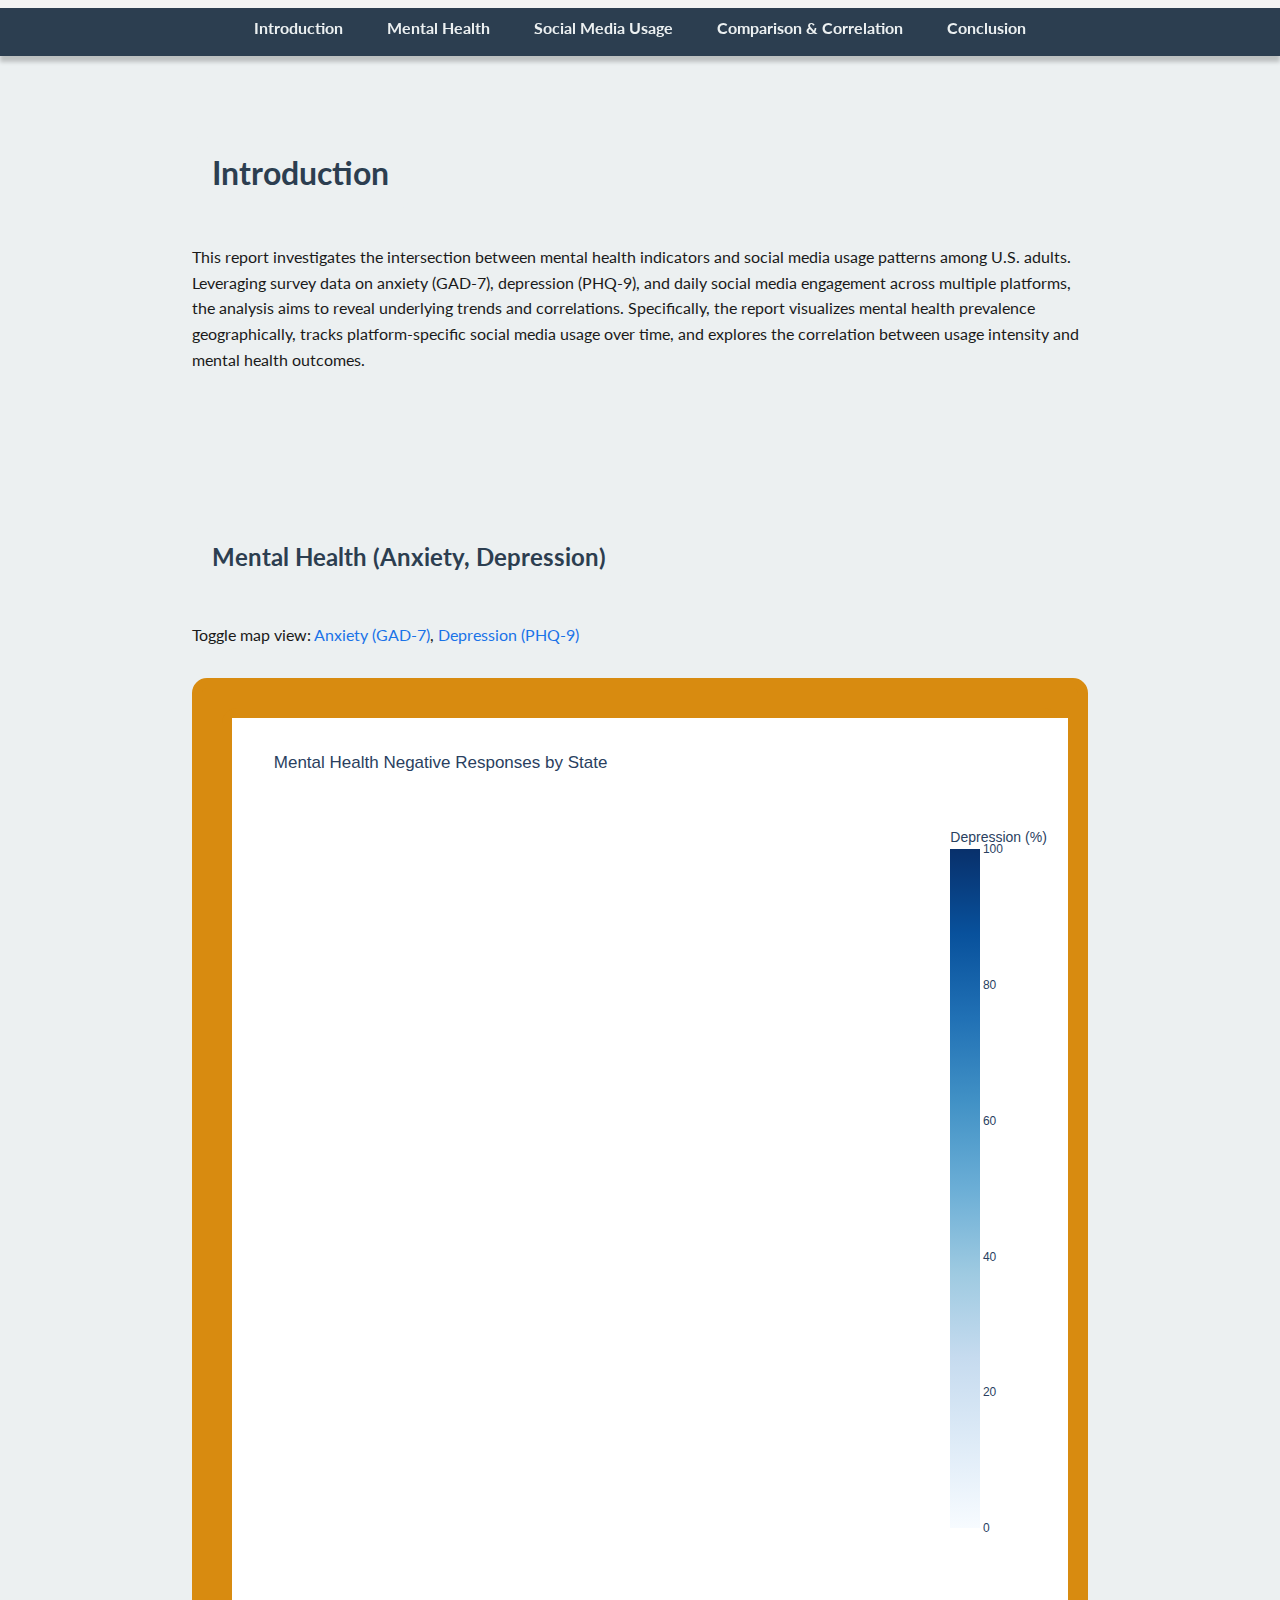
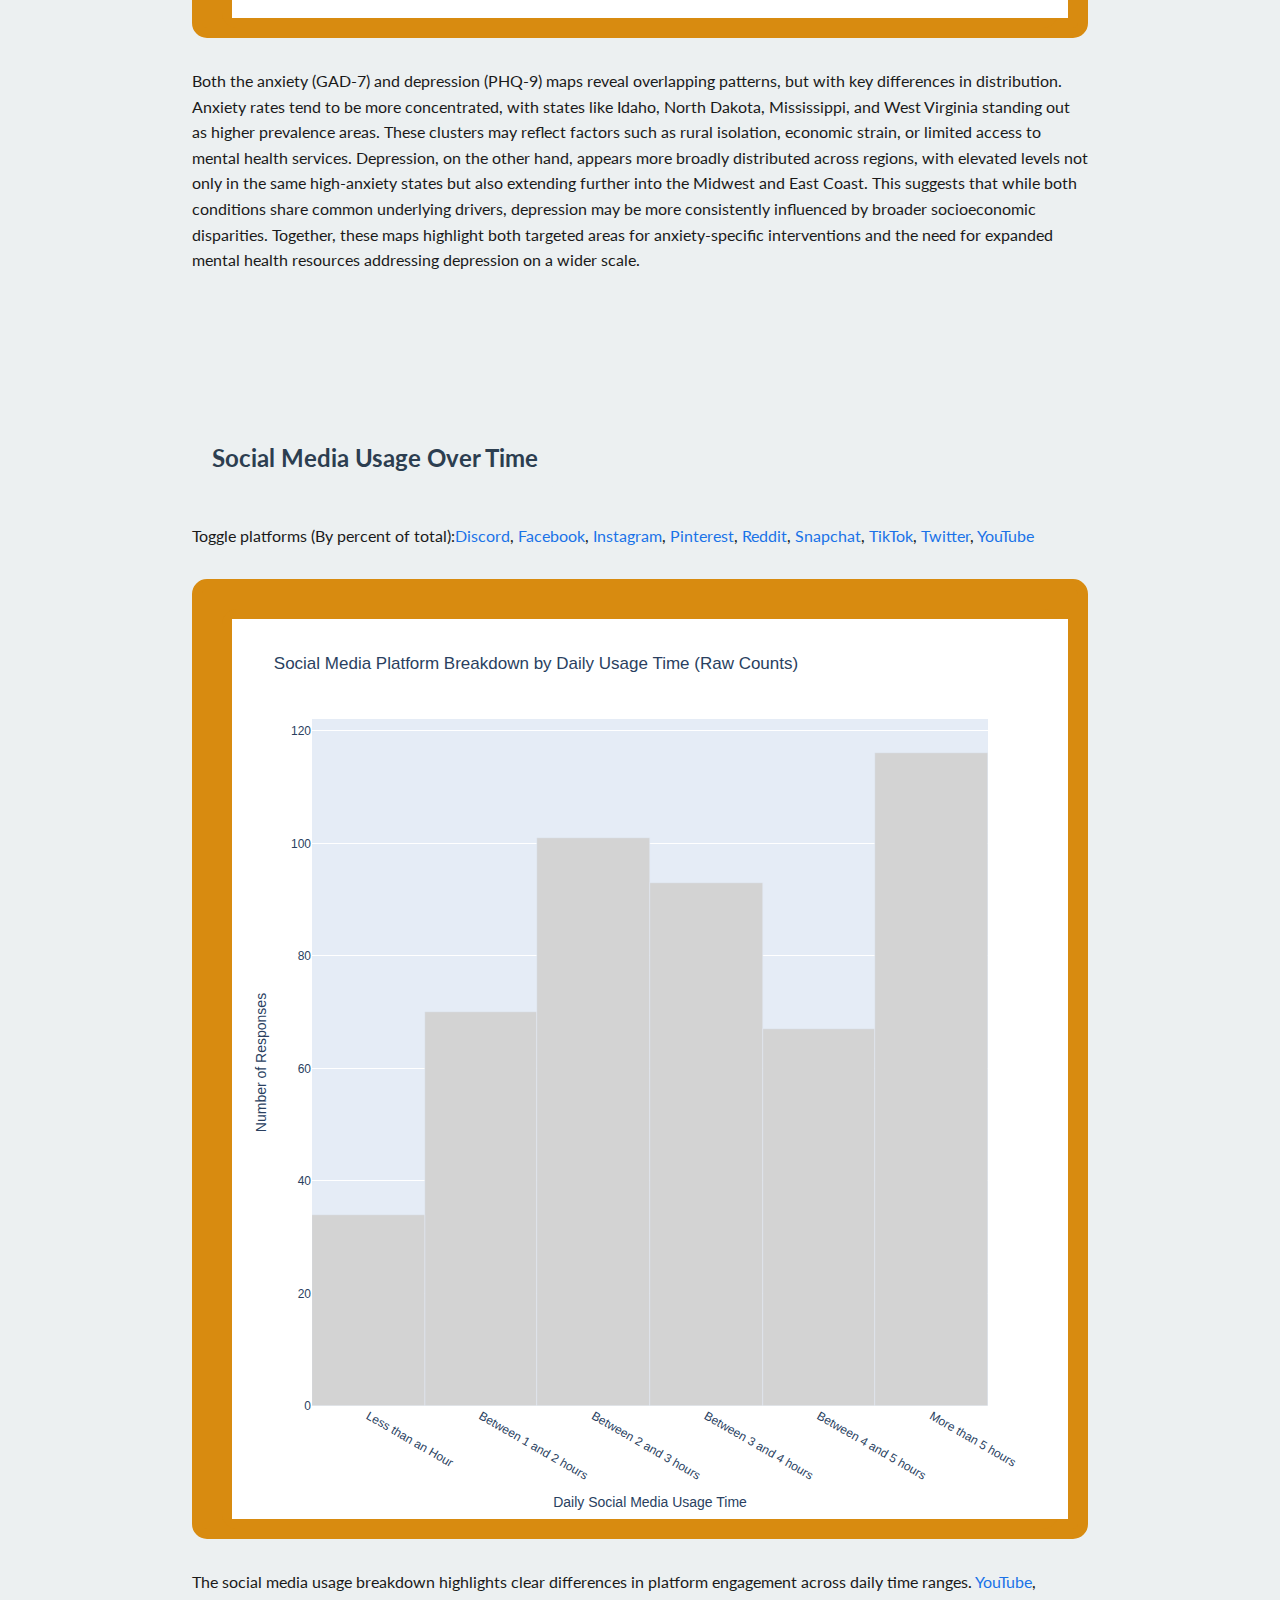
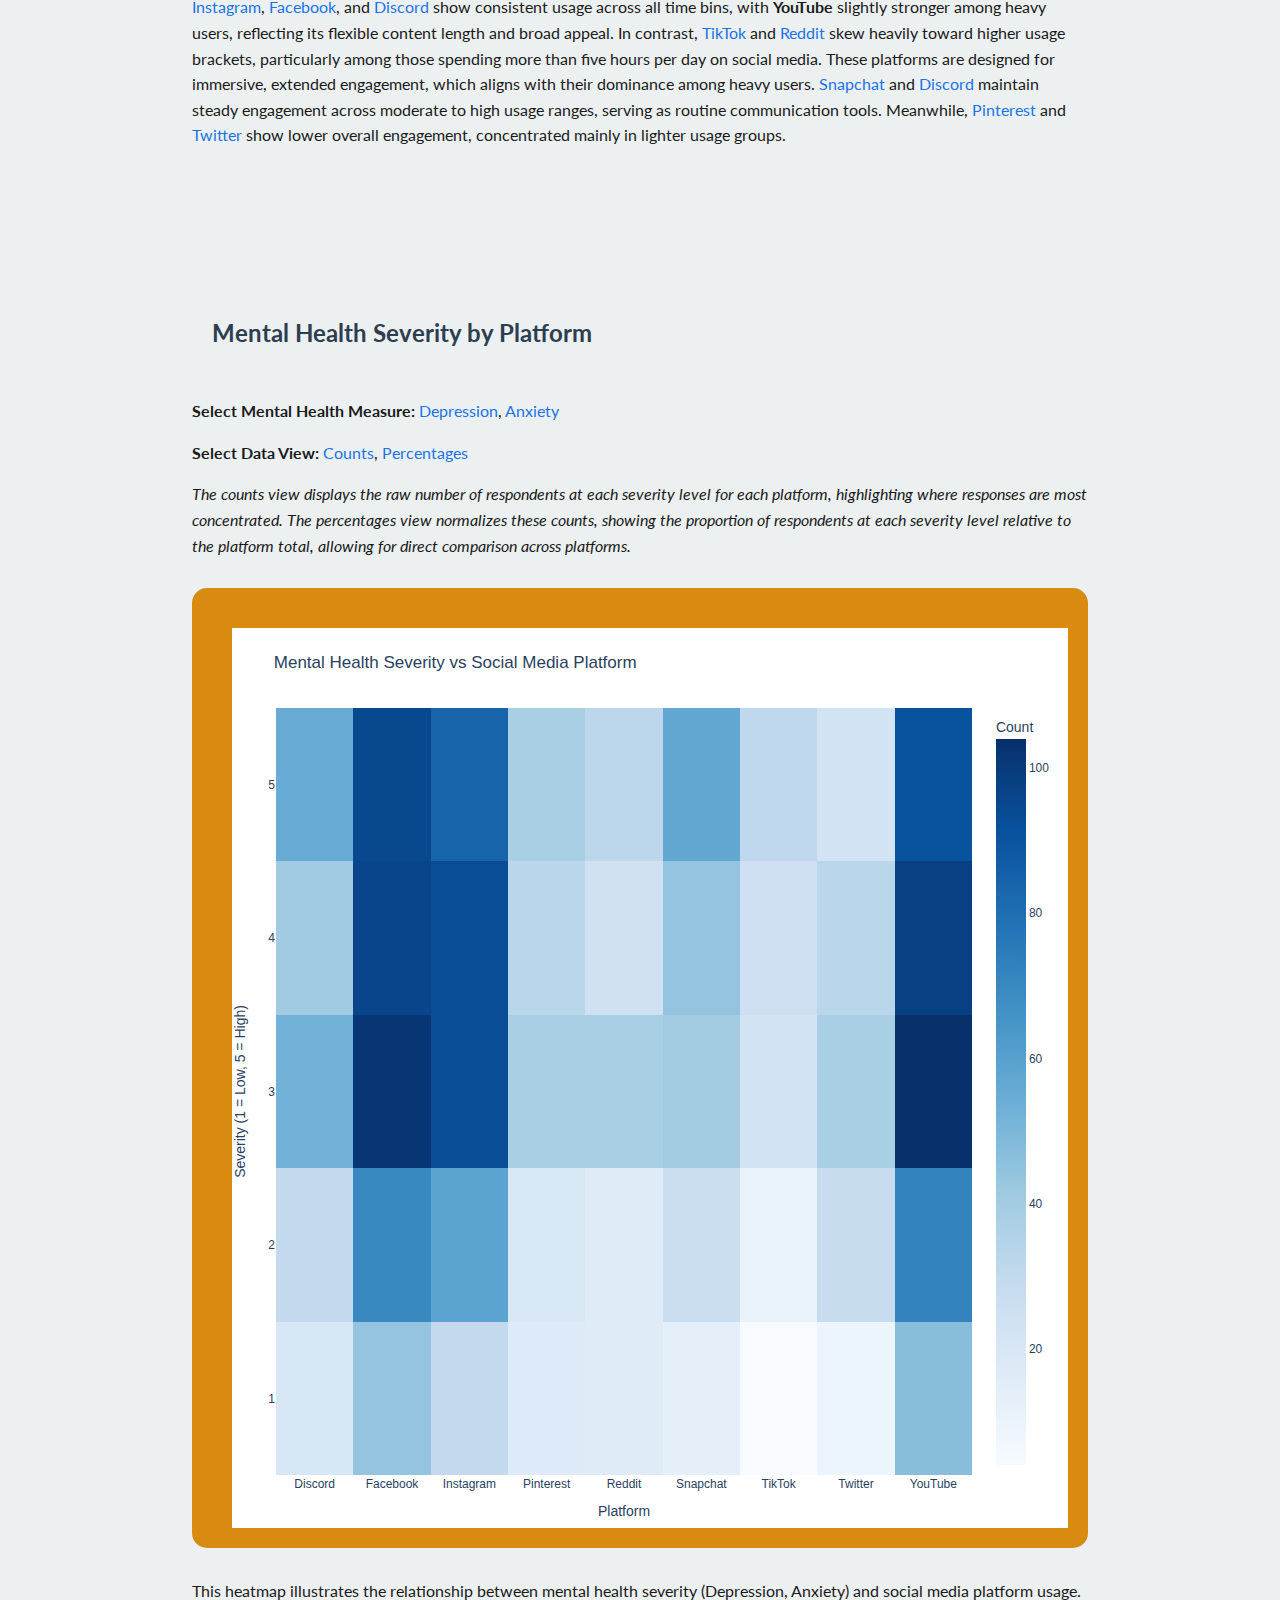
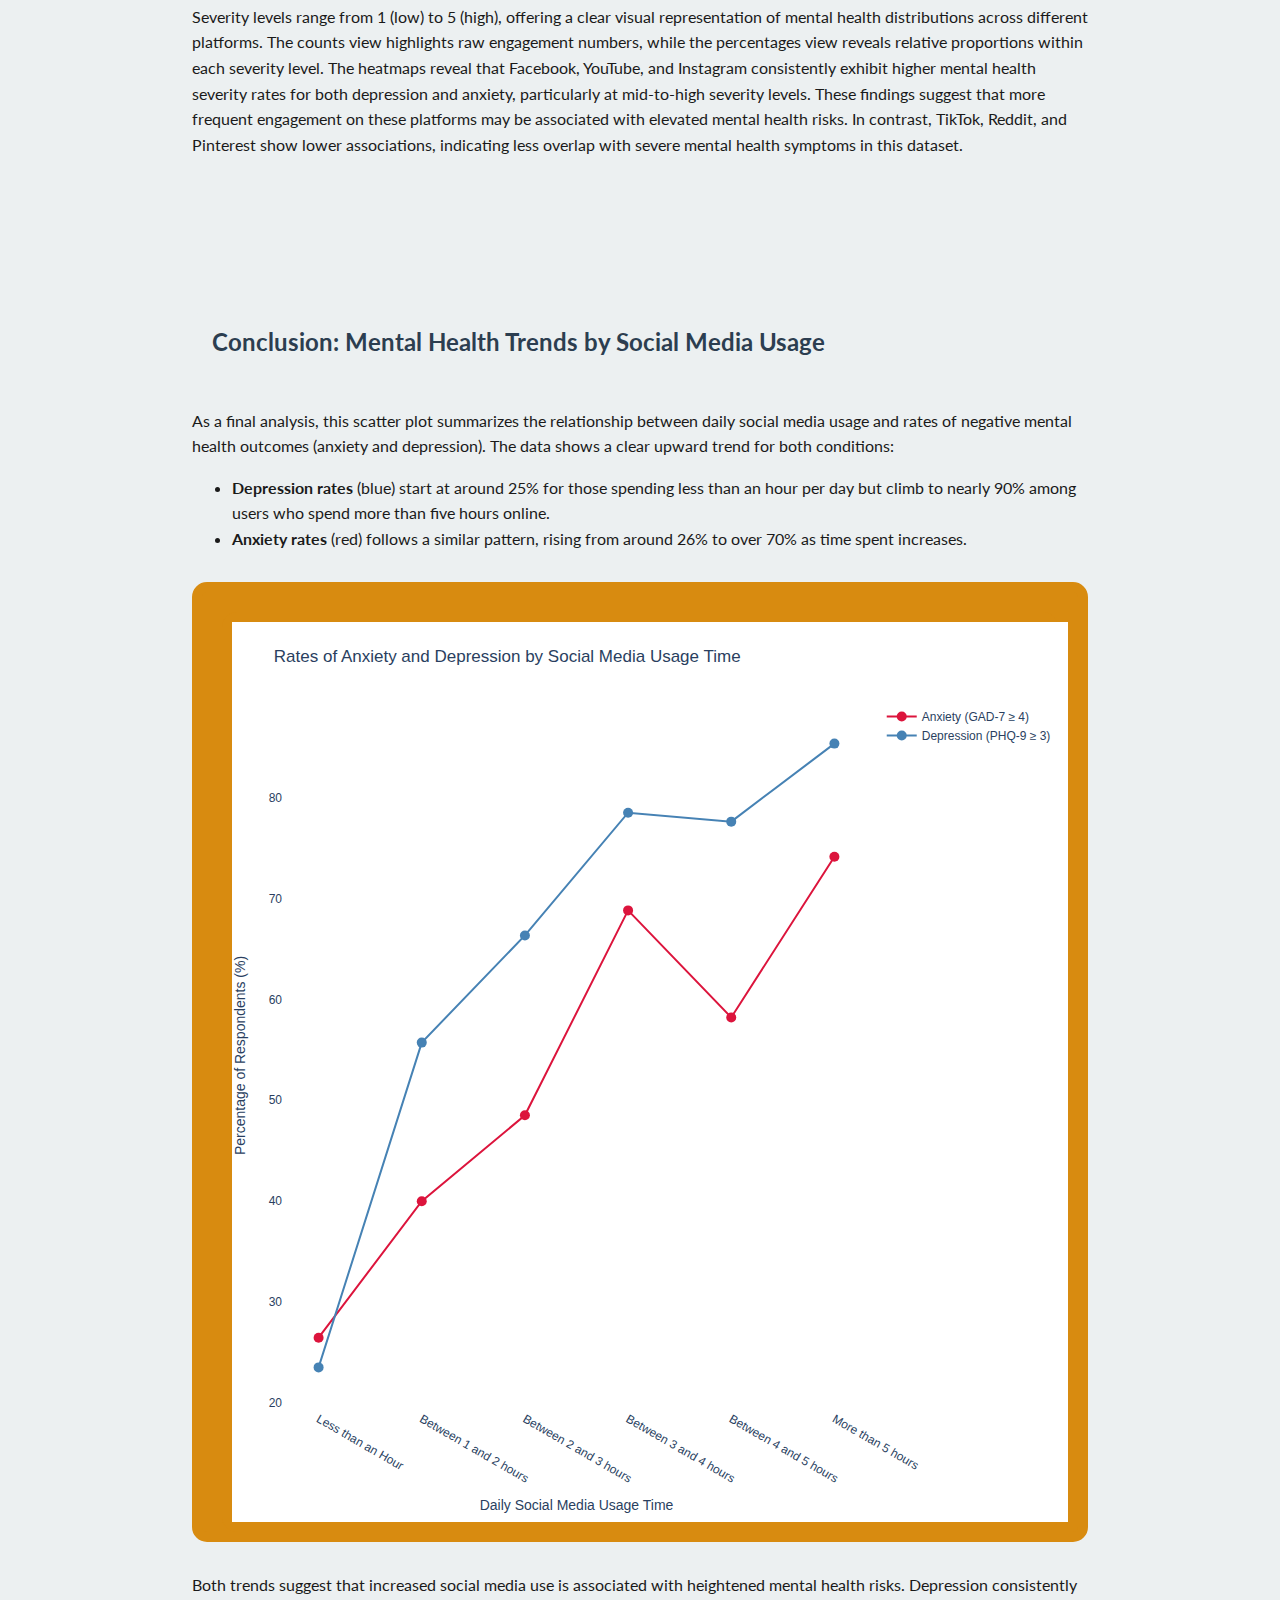
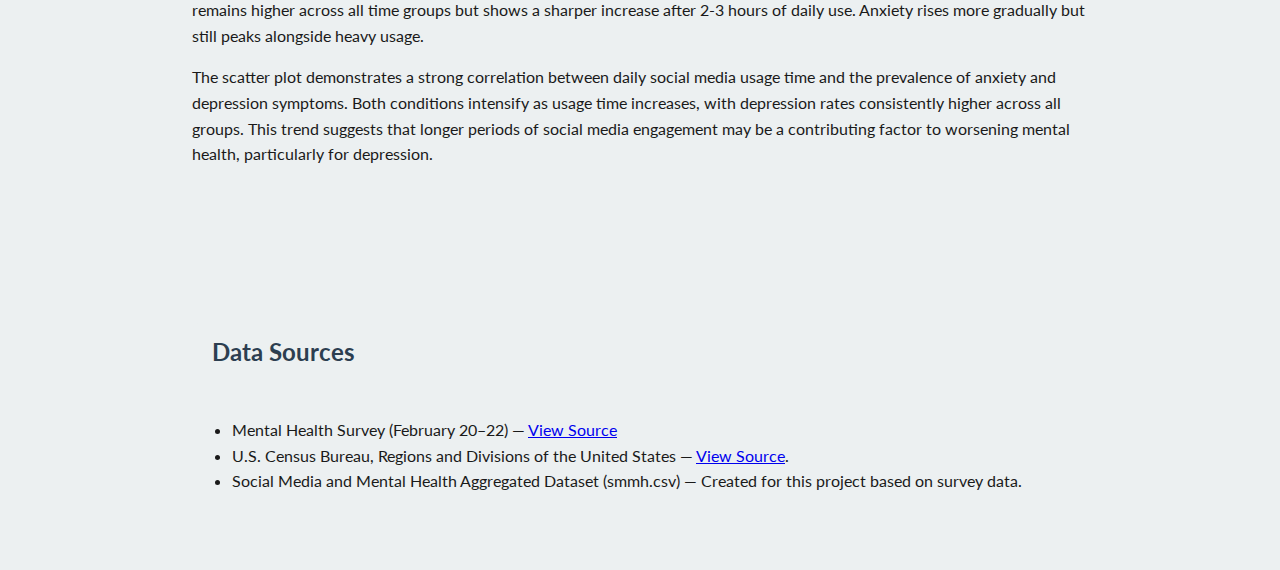
<file: index.html>
<html><head><title>Mental Health and Social Media</title>
    <link rel="stylesheet" href="styles.css">
    <link href="https://fonts.googleapis.com/css2?family=Lato:wght@300;400;700&display=swap" rel="stylesheet">
    </head><body><div class="progress-container"><div class="progress-bar"></div></div><div class="header">
  <a href="#introduction">Introduction</a>
  <a href="#mental-health">Mental Health</a>
  <a href="#social-media">Social Media Usage</a>
  <a href="#heatmap">Comparison & Correlation</a>
  <a href="#conclusion">Conclusion</a>
</div>
<div class="section" id="introduction"><h1>Introduction</h1><p>This report investigates the intersection between mental health indicators and social media usage patterns among U.S. adults. Leveraging survey data on anxiety (GAD-7), depression (PHQ-9), and daily social media engagement across multiple platforms, the analysis aims to reveal underlying trends and correlations. Specifically, the report visualizes mental health prevalence geographically, tracks platform-specific social media usage over time, and explores the correlation between usage intensity and mental health outcomes.
</p></div><div class="section" id="mental-health"><h2>Mental Health (Anxiety, Depression)</h2><p>Toggle map view: <span class="platform-toggle" data-map-trace="0">Anxiety (GAD-7)</span>, <span class="platform-toggle" data-map-trace="1">Depression (PHQ-9)</span></p><div class="plot-container"><div>                        <script type="text/javascript">window.PlotlyConfig = {MathJaxConfig: 'local'};</script>
        <script src="https://cdn.plot.ly/plotly-2.12.1.min.js"></script>                <div id="e701f049-83f5-47b1-9223-04a31b772deb" class="plotly-graph-div" style="height:100%; width:100%;"></div>            <script type="text/javascript">                                    window.PLOTLYENV=window.PLOTLYENV || {};                                    if (document.getElementById("e701f049-83f5-47b1-9223-04a31b772deb")) {                    Plotly.newPlot(                        "e701f049-83f5-47b1-9223-04a31b772deb",                        [{"colorbar":{"title":{"text":"Anxiety (%)"}},"colorscale":[[0.0,"rgb(255,245,240)"],[0.125,"rgb(254,224,210)"],[0.25,"rgb(252,187,161)"],[0.375,"rgb(252,146,114)"],[0.5,"rgb(251,106,74)"],[0.625,"rgb(239,59,44)"],[0.75,"rgb(203,24,29)"],[0.875,"rgb(165,15,21)"],[1.0,"rgb(103,0,13)"]],"hovertemplate":"%{text}<br>Anxiety: %{z:.2f}%<extra></extra>","locationmode":"USA-states","locations":["AL","AK","AZ","AR","CA","CO","CT","DE","FL","GA","HI","ID","IL","IN","IA","KS","KY","LA","ME","MD","MA","MI","MN","MS","MO","MT","NE","NV","NH","NJ","NM","NY","NC","ND","OH","OK","OR","PA","RI","SC","SD","TN","TX","UT","VA","WA","WV","WI"],"text":["Alabama","Alaska","Arizona","Arkansas","California","Colorado","Connecticut","Delaware","Florida","Georgia","Hawaii","Idaho","Illinois","Indiana","Iowa","Kansas","Kentucky","Louisiana","Maine","Maryland","Massachusetts","Michigan","Minnesota","Mississippi","Missouri","Montana","Nebraska","Nevada","New Hampshire","New Jersey","New Mexico","New York","North Carolina","North Dakota","Ohio","Oklahoma","Oregon","Pennsylvania","Rhode Island","South Carolina","South Dakota","Tennessee","Texas","Utah","Virginia","Washington","West Virginia","Wisconsin"],"visible":false,"z":[66.66666666666666,0.0,40.0,50.0,32.89473684210527,42.857142857142854,50.0,20.0,29.72972972972973,28.57142857142857,0.0,100.0,47.82608695652174,33.33333333333333,40.0,25.0,66.66666666666666,40.0,50.0,16.666666666666664,50.0,46.15384615384615,33.33333333333333,100.0,40.0,0.0,50.0,16.666666666666664,33.33333333333333,53.84615384615385,0.0,39.21568627450981,31.25,50.0,38.70967741935484,40.0,60.0,36.36363636363637,100.0,25.0,100.0,11.11111111111111,40.32258064516129,20.0,50.0,14.285714285714285,20.0,25.0],"type":"choropleth"},{"colorbar":{"title":{"text":"Depression (%)"}},"colorscale":[[0.0,"rgb(247,251,255)"],[0.125,"rgb(222,235,247)"],[0.25,"rgb(198,219,239)"],[0.375,"rgb(158,202,225)"],[0.5,"rgb(107,174,214)"],[0.625,"rgb(66,146,198)"],[0.75,"rgb(33,113,181)"],[0.875,"rgb(8,81,156)"],[1.0,"rgb(8,48,107)"]],"hovertemplate":"%{text}<br>Depression: %{z:.2f}%<extra></extra>","locationmode":"USA-states","locations":["AL","AK","AZ","AR","CA","CO","CT","DE","FL","GA","HI","ID","IL","IN","IA","KS","KY","LA","ME","MD","MA","MI","MN","MS","MO","MT","NE","NV","NH","NJ","NM","NY","NC","ND","OH","OK","OR","PA","RI","SC","SD","TN","TX","UT","VA","WA","WV","WI"],"text":["Alabama","Alaska","Arizona","Arkansas","California","Colorado","Connecticut","Delaware","Florida","Georgia","Hawaii","Idaho","Illinois","Indiana","Iowa","Kansas","Kentucky","Louisiana","Maine","Maryland","Massachusetts","Michigan","Minnesota","Mississippi","Missouri","Montana","Nebraska","Nevada","New Hampshire","New Jersey","New Mexico","New York","North Carolina","North Dakota","Ohio","Oklahoma","Oregon","Pennsylvania","Rhode Island","South Carolina","South Dakota","Tennessee","Texas","Utah","Virginia","Washington","West Virginia","Wisconsin"],"visible":true,"z":[33.33333333333333,50.0,40.0,50.0,46.05263157894737,42.857142857142854,50.0,20.0,37.83783783783784,33.33333333333333,0.0,100.0,52.17391304347826,44.44444444444444,20.0,50.0,66.66666666666666,40.0,50.0,25.0,43.75,61.53846153846154,44.44444444444444,100.0,60.0,0.0,100.0,33.33333333333333,66.66666666666666,53.84615384615385,0.0,56.86274509803921,31.25,50.0,45.16129032258064,40.0,40.0,33.33333333333333,100.0,50.0,100.0,33.33333333333333,45.16129032258064,40.0,62.5,42.857142857142854,40.0,50.0],"type":"choropleth"}],                        {"template":{"data":{"histogram2dcontour":[{"type":"histogram2dcontour","colorbar":{"outlinewidth":0,"ticks":""},"colorscale":[[0.0,"#0d0887"],[0.1111111111111111,"#46039f"],[0.2222222222222222,"#7201a8"],[0.3333333333333333,"#9c179e"],[0.4444444444444444,"#bd3786"],[0.5555555555555556,"#d8576b"],[0.6666666666666666,"#ed7953"],[0.7777777777777778,"#fb9f3a"],[0.8888888888888888,"#fdca26"],[1.0,"#f0f921"]]}],"choropleth":[{"type":"choropleth","colorbar":{"outlinewidth":0,"ticks":""}}],"histogram2d":[{"type":"histogram2d","colorbar":{"outlinewidth":0,"ticks":""},"colorscale":[[0.0,"#0d0887"],[0.1111111111111111,"#46039f"],[0.2222222222222222,"#7201a8"],[0.3333333333333333,"#9c179e"],[0.4444444444444444,"#bd3786"],[0.5555555555555556,"#d8576b"],[0.6666666666666666,"#ed7953"],[0.7777777777777778,"#fb9f3a"],[0.8888888888888888,"#fdca26"],[1.0,"#f0f921"]]}],"heatmap":[{"type":"heatmap","colorbar":{"outlinewidth":0,"ticks":""},"colorscale":[[0.0,"#0d0887"],[0.1111111111111111,"#46039f"],[0.2222222222222222,"#7201a8"],[0.3333333333333333,"#9c179e"],[0.4444444444444444,"#bd3786"],[0.5555555555555556,"#d8576b"],[0.6666666666666666,"#ed7953"],[0.7777777777777778,"#fb9f3a"],[0.8888888888888888,"#fdca26"],[1.0,"#f0f921"]]}],"heatmapgl":[{"type":"heatmapgl","colorbar":{"outlinewidth":0,"ticks":""},"colorscale":[[0.0,"#0d0887"],[0.1111111111111111,"#46039f"],[0.2222222222222222,"#7201a8"],[0.3333333333333333,"#9c179e"],[0.4444444444444444,"#bd3786"],[0.5555555555555556,"#d8576b"],[0.6666666666666666,"#ed7953"],[0.7777777777777778,"#fb9f3a"],[0.8888888888888888,"#fdca26"],[1.0,"#f0f921"]]}],"contourcarpet":[{"type":"contourcarpet","colorbar":{"outlinewidth":0,"ticks":""}}],"contour":[{"type":"contour","colorbar":{"outlinewidth":0,"ticks":""},"colorscale":[[0.0,"#0d0887"],[0.1111111111111111,"#46039f"],[0.2222222222222222,"#7201a8"],[0.3333333333333333,"#9c179e"],[0.4444444444444444,"#bd3786"],[0.5555555555555556,"#d8576b"],[0.6666666666666666,"#ed7953"],[0.7777777777777778,"#fb9f3a"],[0.8888888888888888,"#fdca26"],[1.0,"#f0f921"]]}],"surface":[{"type":"surface","colorbar":{"outlinewidth":0,"ticks":""},"colorscale":[[0.0,"#0d0887"],[0.1111111111111111,"#46039f"],[0.2222222222222222,"#7201a8"],[0.3333333333333333,"#9c179e"],[0.4444444444444444,"#bd3786"],[0.5555555555555556,"#d8576b"],[0.6666666666666666,"#ed7953"],[0.7777777777777778,"#fb9f3a"],[0.8888888888888888,"#fdca26"],[1.0,"#f0f921"]]}],"mesh3d":[{"type":"mesh3d","colorbar":{"outlinewidth":0,"ticks":""}}],"scatter":[{"fillpattern":{"fillmode":"overlay","size":10,"solidity":0.2},"type":"scatter"}],"parcoords":[{"type":"parcoords","line":{"colorbar":{"outlinewidth":0,"ticks":""}}}],"scatterpolargl":[{"type":"scatterpolargl","marker":{"colorbar":{"outlinewidth":0,"ticks":""}}}],"bar":[{"error_x":{"color":"#2a3f5f"},"error_y":{"color":"#2a3f5f"},"marker":{"line":{"color":"#E5ECF6","width":0.5},"pattern":{"fillmode":"overlay","size":10,"solidity":0.2}},"type":"bar"}],"scattergeo":[{"type":"scattergeo","marker":{"colorbar":{"outlinewidth":0,"ticks":""}}}],"scatterpolar":[{"type":"scatterpolar","marker":{"colorbar":{"outlinewidth":0,"ticks":""}}}],"histogram":[{"marker":{"pattern":{"fillmode":"overlay","size":10,"solidity":0.2}},"type":"histogram"}],"scattergl":[{"type":"scattergl","marker":{"colorbar":{"outlinewidth":0,"ticks":""}}}],"scatter3d":[{"type":"scatter3d","line":{"colorbar":{"outlinewidth":0,"ticks":""}},"marker":{"colorbar":{"outlinewidth":0,"ticks":""}}}],"scattermapbox":[{"type":"scattermapbox","marker":{"colorbar":{"outlinewidth":0,"ticks":""}}}],"scatterternary":[{"type":"scatterternary","marker":{"colorbar":{"outlinewidth":0,"ticks":""}}}],"scattercarpet":[{"type":"scattercarpet","marker":{"colorbar":{"outlinewidth":0,"ticks":""}}}],"carpet":[{"aaxis":{"endlinecolor":"#2a3f5f","gridcolor":"white","linecolor":"white","minorgridcolor":"white","startlinecolor":"#2a3f5f"},"baxis":{"endlinecolor":"#2a3f5f","gridcolor":"white","linecolor":"white","minorgridcolor":"white","startlinecolor":"#2a3f5f"},"type":"carpet"}],"table":[{"cells":{"fill":{"color":"#EBF0F8"},"line":{"color":"white"}},"header":{"fill":{"color":"#C8D4E3"},"line":{"color":"white"}},"type":"table"}],"barpolar":[{"marker":{"line":{"color":"#E5ECF6","width":0.5},"pattern":{"fillmode":"overlay","size":10,"solidity":0.2}},"type":"barpolar"}],"pie":[{"automargin":true,"type":"pie"}]},"layout":{"autotypenumbers":"strict","colorway":["#636efa","#EF553B","#00cc96","#ab63fa","#FFA15A","#19d3f3","#FF6692","#B6E880","#FF97FF","#FECB52"],"font":{"color":"#2a3f5f"},"hovermode":"closest","hoverlabel":{"align":"left"},"paper_bgcolor":"white","plot_bgcolor":"#E5ECF6","polar":{"bgcolor":"#E5ECF6","angularaxis":{"gridcolor":"white","linecolor":"white","ticks":""},"radialaxis":{"gridcolor":"white","linecolor":"white","ticks":""}},"ternary":{"bgcolor":"#E5ECF6","aaxis":{"gridcolor":"white","linecolor":"white","ticks":""},"baxis":{"gridcolor":"white","linecolor":"white","ticks":""},"caxis":{"gridcolor":"white","linecolor":"white","ticks":""}},"coloraxis":{"colorbar":{"outlinewidth":0,"ticks":""}},"colorscale":{"sequential":[[0.0,"#0d0887"],[0.1111111111111111,"#46039f"],[0.2222222222222222,"#7201a8"],[0.3333333333333333,"#9c179e"],[0.4444444444444444,"#bd3786"],[0.5555555555555556,"#d8576b"],[0.6666666666666666,"#ed7953"],[0.7777777777777778,"#fb9f3a"],[0.8888888888888888,"#fdca26"],[1.0,"#f0f921"]],"sequentialminus":[[0.0,"#0d0887"],[0.1111111111111111,"#46039f"],[0.2222222222222222,"#7201a8"],[0.3333333333333333,"#9c179e"],[0.4444444444444444,"#bd3786"],[0.5555555555555556,"#d8576b"],[0.6666666666666666,"#ed7953"],[0.7777777777777778,"#fb9f3a"],[0.8888888888888888,"#fdca26"],[1.0,"#f0f921"]],"diverging":[[0,"#8e0152"],[0.1,"#c51b7d"],[0.2,"#de77ae"],[0.3,"#f1b6da"],[0.4,"#fde0ef"],[0.5,"#f7f7f7"],[0.6,"#e6f5d0"],[0.7,"#b8e186"],[0.8,"#7fbc41"],[0.9,"#4d9221"],[1,"#276419"]]},"xaxis":{"gridcolor":"white","linecolor":"white","ticks":"","title":{"standoff":15},"zerolinecolor":"white","automargin":true,"zerolinewidth":2},"yaxis":{"gridcolor":"white","linecolor":"white","ticks":"","title":{"standoff":15},"zerolinecolor":"white","automargin":true,"zerolinewidth":2},"scene":{"xaxis":{"backgroundcolor":"#E5ECF6","gridcolor":"white","linecolor":"white","showbackground":true,"ticks":"","zerolinecolor":"white","gridwidth":2},"yaxis":{"backgroundcolor":"#E5ECF6","gridcolor":"white","linecolor":"white","showbackground":true,"ticks":"","zerolinecolor":"white","gridwidth":2},"zaxis":{"backgroundcolor":"#E5ECF6","gridcolor":"white","linecolor":"white","showbackground":true,"ticks":"","zerolinecolor":"white","gridwidth":2}},"shapedefaults":{"line":{"color":"#2a3f5f"}},"annotationdefaults":{"arrowcolor":"#2a3f5f","arrowhead":0,"arrowwidth":1},"geo":{"bgcolor":"white","landcolor":"#E5ECF6","subunitcolor":"white","showland":true,"showlakes":true,"lakecolor":"white"},"title":{"x":0.05},"mapbox":{"style":"light"}}},"title":{"text":"Mental Health Negative Responses by State"},"geo":{"projection":{"type":"albers usa"},"scope":"usa","showcountries":false,"showlakes":true,"lakecolor":"white"},"dragmode":false},                        {"responsive": true}                    )                };                            </script>        </div></div><p>Both the anxiety (GAD-7) and depression (PHQ-9) maps reveal overlapping patterns, but with key differences in distribution. Anxiety rates tend to be more concentrated, with states like Idaho, North Dakota, Mississippi, and West Virginia standing out as higher prevalence areas. These clusters may reflect factors such as rural isolation, economic strain, or limited access to mental health services. Depression, on the other hand, appears more broadly distributed across regions, with elevated levels not only in the same high-anxiety states but also extending further into the Midwest and East Coast. This suggests that while both conditions share common underlying drivers, depression may be more consistently influenced by broader socioeconomic disparities. Together, these maps highlight both targeted areas for anxiety-specific interventions and the need for expanded mental health resources addressing depression on a wider scale.
</p></div><div class="section" id="social-media"><h2>Social Media Usage Over Time</h2><p>Toggle platforms (By percent of total):<span class="platform-toggle" data-platform="Discord">Discord</span>, <span class="platform-toggle" data-platform="Facebook">Facebook</span>, <span class="platform-toggle" data-platform="Instagram">Instagram</span>, <span class="platform-toggle" data-platform="Pinterest">Pinterest</span>, <span class="platform-toggle" data-platform="Reddit">Reddit</span>, <span class="platform-toggle" data-platform="Snapchat">Snapchat</span>, <span class="platform-toggle" data-platform="TikTok">TikTok</span>, <span class="platform-toggle" data-platform="Twitter">Twitter</span>, <span class="platform-toggle" data-platform="YouTube">YouTube</span></p><div class="plot-container"><div>                            <div id="522861c7-8781-4753-a70e-83d1f356e86e" class="plotly-graph-div" style="height:100%; width:100%;"></div>            <script type="text/javascript">                                    window.PLOTLYENV=window.PLOTLYENV || {};                                    if (document.getElementById("522861c7-8781-4753-a70e-83d1f356e86e")) {                    Plotly.newPlot(                        "522861c7-8781-4753-a70e-83d1f356e86e",                        [{"hoverinfo":"skip","marker":{"color":"lightgray"},"name":"Total Responses","x":["Between 1 and 2 hours","Between 2 and 3 hours","Between 3 and 4 hours","Between 4 and 5 hours","Less than an Hour","More than 5 hours"],"y":[70,101,93,67,34,116],"type":"bar"},{"hovertemplate":"%{x}<br>Discord: %{y:.2f}%<extra></extra>","marker":{"color":"#2E91E5"},"name":"Discord","visible":"legendonly","x":["Between 1 and 2 hours","Between 2 and 3 hours","Between 3 and 4 hours","Between 4 and 5 hours","Less than an Hour","More than 5 hours"],"y":[5.228215767634855,9.315533980582524,10.308962264150944,7.376146788990826,2.4954128440366974,10.955555555555556],"type":"bar"},{"hovertemplate":"%{x}<br>Facebook: %{y:.2f}%<extra></extra>","marker":{"color":"#E15F99"},"name":"Facebook","visible":"legendonly","x":["Between 1 and 2 hours","Between 2 and 3 hours","Between 3 and 4 hours","Between 4 and 5 hours","Less than an Hour","More than 5 hours"],"y":[15.394190871369295,20.101941747572816,17.766509433962266,12.293577981651376,9.357798165137615,21.696296296296296],"type":"bar"},{"hovertemplate":"%{x}<br>Instagram: %{y:.2f}%<extra></extra>","marker":{"color":"#1CA71C"},"name":"Instagram","visible":"legendonly","x":["Between 1 and 2 hours","Between 2 and 3 hours","Between 3 and 4 hours","Between 4 and 5 hours","Less than an Hour","More than 5 hours"],"y":[11.618257261410788,18.385922330097088,16.669811320754715,11.678899082568808,4.678899082568807,20.622222222222224],"type":"bar"},{"hovertemplate":"%{x}<br>Pinterest: %{y:.2f}%<extra></extra>","marker":{"color":"#FB0D0D"},"name":"Pinterest","visible":"legendonly","x":["Between 1 and 2 hours","Between 2 and 3 hours","Between 3 and 4 hours","Between 4 and 5 hours","Less than an Hour","More than 5 hours"],"y":[3.485477178423236,8.089805825242719,6.7995283018867925,4.507645259938838,2.1834862385321103,8.592592592592592],"type":"bar"},{"hovertemplate":"%{x}<br>Reddit: %{y:.2f}%<extra></extra>","marker":{"color":"#DA16FF"},"name":"Reddit","visible":"legendonly","x":["Between 1 and 2 hours","Between 2 and 3 hours","Between 3 and 4 hours","Between 4 and 5 hours","Less than an Hour","More than 5 hours"],"y":[6.680497925311203,5.883495145631068,5.264150943396227,4.302752293577982,1.871559633027523,6.014814814814815],"type":"bar"},{"hovertemplate":"%{x}<br>Snapchat: %{y:.2f}%<extra></extra>","marker":{"color":"#222A2A"},"name":"Snapchat","visible":"legendonly","x":["Between 1 and 2 hours","Between 2 and 3 hours","Between 3 and 4 hours","Between 4 and 5 hours","Less than an Hour","More than 5 hours"],"y":[5.518672199170124,6.618932038834951,8.554245283018867,6.146788990825688,2.1834862385321103,12.674074074074074],"type":"bar"},{"hovertemplate":"%{x}<br>TikTok: %{y:.2f}%<extra></extra>","marker":{"color":"#B68100"},"name":"TikTok","visible":"legendonly","x":["Between 1 and 2 hours","Between 2 and 3 hours","Between 3 and 4 hours","Between 4 and 5 hours","Less than an Hour","More than 5 hours"],"y":[0.871369294605809,4.16747572815534,4.386792452830189,4.097859327217125,0.6238532110091743,6.874074074074074],"type":"bar"},{"hovertemplate":"%{x}<br>Twitter: %{y:.2f}%<extra></extra>","marker":{"color":"#750D86"},"name":"Twitter","visible":"legendonly","x":["Between 1 and 2 hours","Between 2 and 3 hours","Between 3 and 4 hours","Between 4 and 5 hours","Less than an Hour","More than 5 hours"],"y":[4.937759336099585,7.354368932038835,4.8254716981132075,3.8929663608562692,3.1192660550458715,7.088888888888889],"type":"bar"},{"hovertemplate":"%{x}<br>YouTube: %{y:.2f}%<extra></extra>","marker":{"color":"#EB663B"},"name":"YouTube","visible":"legendonly","x":["Between 1 and 2 hours","Between 2 and 3 hours","Between 3 and 4 hours","Between 4 and 5 hours","Less than an Hour","More than 5 hours"],"y":[16.265560165975103,21.082524271844658,18.424528301886795,12.703363914373089,7.486238532110092,21.48148148148148],"type":"bar"}],                        {"template":{"data":{"histogram2dcontour":[{"type":"histogram2dcontour","colorbar":{"outlinewidth":0,"ticks":""},"colorscale":[[0.0,"#0d0887"],[0.1111111111111111,"#46039f"],[0.2222222222222222,"#7201a8"],[0.3333333333333333,"#9c179e"],[0.4444444444444444,"#bd3786"],[0.5555555555555556,"#d8576b"],[0.6666666666666666,"#ed7953"],[0.7777777777777778,"#fb9f3a"],[0.8888888888888888,"#fdca26"],[1.0,"#f0f921"]]}],"choropleth":[{"type":"choropleth","colorbar":{"outlinewidth":0,"ticks":""}}],"histogram2d":[{"type":"histogram2d","colorbar":{"outlinewidth":0,"ticks":""},"colorscale":[[0.0,"#0d0887"],[0.1111111111111111,"#46039f"],[0.2222222222222222,"#7201a8"],[0.3333333333333333,"#9c179e"],[0.4444444444444444,"#bd3786"],[0.5555555555555556,"#d8576b"],[0.6666666666666666,"#ed7953"],[0.7777777777777778,"#fb9f3a"],[0.8888888888888888,"#fdca26"],[1.0,"#f0f921"]]}],"heatmap":[{"type":"heatmap","colorbar":{"outlinewidth":0,"ticks":""},"colorscale":[[0.0,"#0d0887"],[0.1111111111111111,"#46039f"],[0.2222222222222222,"#7201a8"],[0.3333333333333333,"#9c179e"],[0.4444444444444444,"#bd3786"],[0.5555555555555556,"#d8576b"],[0.6666666666666666,"#ed7953"],[0.7777777777777778,"#fb9f3a"],[0.8888888888888888,"#fdca26"],[1.0,"#f0f921"]]}],"heatmapgl":[{"type":"heatmapgl","colorbar":{"outlinewidth":0,"ticks":""},"colorscale":[[0.0,"#0d0887"],[0.1111111111111111,"#46039f"],[0.2222222222222222,"#7201a8"],[0.3333333333333333,"#9c179e"],[0.4444444444444444,"#bd3786"],[0.5555555555555556,"#d8576b"],[0.6666666666666666,"#ed7953"],[0.7777777777777778,"#fb9f3a"],[0.8888888888888888,"#fdca26"],[1.0,"#f0f921"]]}],"contourcarpet":[{"type":"contourcarpet","colorbar":{"outlinewidth":0,"ticks":""}}],"contour":[{"type":"contour","colorbar":{"outlinewidth":0,"ticks":""},"colorscale":[[0.0,"#0d0887"],[0.1111111111111111,"#46039f"],[0.2222222222222222,"#7201a8"],[0.3333333333333333,"#9c179e"],[0.4444444444444444,"#bd3786"],[0.5555555555555556,"#d8576b"],[0.6666666666666666,"#ed7953"],[0.7777777777777778,"#fb9f3a"],[0.8888888888888888,"#fdca26"],[1.0,"#f0f921"]]}],"surface":[{"type":"surface","colorbar":{"outlinewidth":0,"ticks":""},"colorscale":[[0.0,"#0d0887"],[0.1111111111111111,"#46039f"],[0.2222222222222222,"#7201a8"],[0.3333333333333333,"#9c179e"],[0.4444444444444444,"#bd3786"],[0.5555555555555556,"#d8576b"],[0.6666666666666666,"#ed7953"],[0.7777777777777778,"#fb9f3a"],[0.8888888888888888,"#fdca26"],[1.0,"#f0f921"]]}],"mesh3d":[{"type":"mesh3d","colorbar":{"outlinewidth":0,"ticks":""}}],"scatter":[{"fillpattern":{"fillmode":"overlay","size":10,"solidity":0.2},"type":"scatter"}],"parcoords":[{"type":"parcoords","line":{"colorbar":{"outlinewidth":0,"ticks":""}}}],"scatterpolargl":[{"type":"scatterpolargl","marker":{"colorbar":{"outlinewidth":0,"ticks":""}}}],"bar":[{"error_x":{"color":"#2a3f5f"},"error_y":{"color":"#2a3f5f"},"marker":{"line":{"color":"#E5ECF6","width":0.5},"pattern":{"fillmode":"overlay","size":10,"solidity":0.2}},"type":"bar"}],"scattergeo":[{"type":"scattergeo","marker":{"colorbar":{"outlinewidth":0,"ticks":""}}}],"scatterpolar":[{"type":"scatterpolar","marker":{"colorbar":{"outlinewidth":0,"ticks":""}}}],"histogram":[{"marker":{"pattern":{"fillmode":"overlay","size":10,"solidity":0.2}},"type":"histogram"}],"scattergl":[{"type":"scattergl","marker":{"colorbar":{"outlinewidth":0,"ticks":""}}}],"scatter3d":[{"type":"scatter3d","line":{"colorbar":{"outlinewidth":0,"ticks":""}},"marker":{"colorbar":{"outlinewidth":0,"ticks":""}}}],"scattermapbox":[{"type":"scattermapbox","marker":{"colorbar":{"outlinewidth":0,"ticks":""}}}],"scatterternary":[{"type":"scatterternary","marker":{"colorbar":{"outlinewidth":0,"ticks":""}}}],"scattercarpet":[{"type":"scattercarpet","marker":{"colorbar":{"outlinewidth":0,"ticks":""}}}],"carpet":[{"aaxis":{"endlinecolor":"#2a3f5f","gridcolor":"white","linecolor":"white","minorgridcolor":"white","startlinecolor":"#2a3f5f"},"baxis":{"endlinecolor":"#2a3f5f","gridcolor":"white","linecolor":"white","minorgridcolor":"white","startlinecolor":"#2a3f5f"},"type":"carpet"}],"table":[{"cells":{"fill":{"color":"#EBF0F8"},"line":{"color":"white"}},"header":{"fill":{"color":"#C8D4E3"},"line":{"color":"white"}},"type":"table"}],"barpolar":[{"marker":{"line":{"color":"#E5ECF6","width":0.5},"pattern":{"fillmode":"overlay","size":10,"solidity":0.2}},"type":"barpolar"}],"pie":[{"automargin":true,"type":"pie"}]},"layout":{"autotypenumbers":"strict","colorway":["#636efa","#EF553B","#00cc96","#ab63fa","#FFA15A","#19d3f3","#FF6692","#B6E880","#FF97FF","#FECB52"],"font":{"color":"#2a3f5f"},"hovermode":"closest","hoverlabel":{"align":"left"},"paper_bgcolor":"white","plot_bgcolor":"#E5ECF6","polar":{"bgcolor":"#E5ECF6","angularaxis":{"gridcolor":"white","linecolor":"white","ticks":""},"radialaxis":{"gridcolor":"white","linecolor":"white","ticks":""}},"ternary":{"bgcolor":"#E5ECF6","aaxis":{"gridcolor":"white","linecolor":"white","ticks":""},"baxis":{"gridcolor":"white","linecolor":"white","ticks":""},"caxis":{"gridcolor":"white","linecolor":"white","ticks":""}},"coloraxis":{"colorbar":{"outlinewidth":0,"ticks":""}},"colorscale":{"sequential":[[0.0,"#0d0887"],[0.1111111111111111,"#46039f"],[0.2222222222222222,"#7201a8"],[0.3333333333333333,"#9c179e"],[0.4444444444444444,"#bd3786"],[0.5555555555555556,"#d8576b"],[0.6666666666666666,"#ed7953"],[0.7777777777777778,"#fb9f3a"],[0.8888888888888888,"#fdca26"],[1.0,"#f0f921"]],"sequentialminus":[[0.0,"#0d0887"],[0.1111111111111111,"#46039f"],[0.2222222222222222,"#7201a8"],[0.3333333333333333,"#9c179e"],[0.4444444444444444,"#bd3786"],[0.5555555555555556,"#d8576b"],[0.6666666666666666,"#ed7953"],[0.7777777777777778,"#fb9f3a"],[0.8888888888888888,"#fdca26"],[1.0,"#f0f921"]],"diverging":[[0,"#8e0152"],[0.1,"#c51b7d"],[0.2,"#de77ae"],[0.3,"#f1b6da"],[0.4,"#fde0ef"],[0.5,"#f7f7f7"],[0.6,"#e6f5d0"],[0.7,"#b8e186"],[0.8,"#7fbc41"],[0.9,"#4d9221"],[1,"#276419"]]},"xaxis":{"gridcolor":"white","linecolor":"white","ticks":"","title":{"standoff":15},"zerolinecolor":"white","automargin":true,"zerolinewidth":2},"yaxis":{"gridcolor":"white","linecolor":"white","ticks":"","title":{"standoff":15},"zerolinecolor":"white","automargin":true,"zerolinewidth":2},"scene":{"xaxis":{"backgroundcolor":"#E5ECF6","gridcolor":"white","linecolor":"white","showbackground":true,"ticks":"","zerolinecolor":"white","gridwidth":2},"yaxis":{"backgroundcolor":"#E5ECF6","gridcolor":"white","linecolor":"white","showbackground":true,"ticks":"","zerolinecolor":"white","gridwidth":2},"zaxis":{"backgroundcolor":"#E5ECF6","gridcolor":"white","linecolor":"white","showbackground":true,"ticks":"","zerolinecolor":"white","gridwidth":2}},"shapedefaults":{"line":{"color":"#2a3f5f"}},"annotationdefaults":{"arrowcolor":"#2a3f5f","arrowhead":0,"arrowwidth":1},"geo":{"bgcolor":"white","landcolor":"#E5ECF6","subunitcolor":"white","showland":true,"showlakes":true,"lakecolor":"white"},"title":{"x":0.05},"mapbox":{"style":"light"}}},"xaxis":{"title":{"text":"Daily Social Media Usage Time"},"categoryorder":"array","categoryarray":["Less than an Hour","Between 1 and 2 hours","Between 2 and 3 hours","Between 3 and 4 hours","Between 4 and 5 hours","More than 5 hours"]},"barmode":"overlay","bargap":0,"title":{"text":"Social Media Platform Breakdown by Daily Usage Time (Raw Counts)"},"yaxis":{"title":{"text":"Number of Responses"}},"showlegend":false},                        {"responsive": true}                    )                };                            </script>        </div></div><p>The social media usage breakdown highlights clear differences in platform engagement across daily time ranges. <span class="platform-toggle" data-platform="YouTube">YouTube</span>, <span class="platform-toggle" data-platform="Instagram">Instagram</span>, <span class="platform-toggle" data-platform="Facebook">Facebook</span>, and <span class="platform-toggle" data-platform="Discord">Discord</span> show consistent usage across all time bins, with <strong>YouTube</strong> slightly stronger among heavy users, reflecting its flexible content length and broad appeal. In contrast, <span class="platform-toggle" data-platform="TikTok">TikTok</span> and <span class="platform-toggle" data-platform="Reddit">Reddit</span> skew heavily toward higher usage brackets, particularly among those spending more than five hours per day on social media. These platforms are designed for immersive, extended engagement, which aligns with their dominance among heavy users. <span class="platform-toggle" data-platform="Snapchat">Snapchat</span> and <span class="platform-toggle" data-platform="Discord">Discord</span> maintain steady engagement across moderate to high usage ranges, serving as routine communication tools. Meanwhile, <span class="platform-toggle" data-platform="Pinterest">Pinterest</span> and <span class="platform-toggle" data-platform="Twitter">Twitter</span> show lower overall engagement, concentrated mainly in lighter usage groups.
</p></div><div class="section" id="heatmap"><h2>Mental Health Severity by Platform</h2>
    <p><strong>Select Mental Health Measure:</strong> <span class="platform-toggle" data-heatmap-type="depression">Depression</span>, <span class="platform-toggle" data-heatmap-type="anxiety">Anxiety</span></p>
    <p><strong>Select Data View:</strong> <span class="platform-toggle" data-heatmap-mode="counts">Counts</span>, <span class="platform-toggle" data-heatmap-mode="percent">Percentages</span></p>
    <p><em>The counts view displays the raw number of respondents at each severity level for each platform, highlighting where responses are most concentrated. The percentages view normalizes these counts, showing the proportion of respondents at each severity level relative to the platform total, allowing for direct comparison across platforms.</em></p>
    <div class="plot-container"><div>                            <div id="e137bf24-8d32-4120-8476-634dfca42e4d" class="plotly-graph-div" style="height:100%; width:100%;"></div>            <script type="text/javascript">                                    window.PLOTLYENV=window.PLOTLYENV || {};                                    if (document.getElementById("e137bf24-8d32-4120-8476-634dfca42e4d")) {                    Plotly.newPlot(                        "e137bf24-8d32-4120-8476-634dfca42e4d",                        [{"colorbar":{"title":{"text":"Count"}},"colorscale":[[0.0,"rgb(247,251,255)"],[0.125,"rgb(222,235,247)"],[0.25,"rgb(198,219,239)"],[0.375,"rgb(158,202,225)"],[0.5,"rgb(107,174,214)"],[0.625,"rgb(66,146,198)"],[0.75,"rgb(33,113,181)"],[0.875,"rgb(8,81,156)"],[1.0,"rgb(8,48,107)"]],"hovertemplate":"Platform: %{x}<br>Severity: %{y}<br>Count: %{z}<extra></extra>","visible":true,"x":["Discord","Facebook","Instagram","Pinterest","Reddit","Snapchat","TikTok","Twitter","YouTube"],"y":[1,2,3,4,5],"z":[[20,44,30,17,16,13,4,9,47],[30,70,59,19,16,27,11,28,72],[52,102,93,38,38,40,23,38,104],[41,96,93,33,24,44,25,33,98],[55,95,84,38,32,57,31,23,91]],"type":"heatmap"},{"colorbar":{"title":{"text":"Count"}},"colorscale":[[0.0,"rgb(255,245,240)"],[0.125,"rgb(254,224,210)"],[0.25,"rgb(252,187,161)"],[0.375,"rgb(252,146,114)"],[0.5,"rgb(251,106,74)"],[0.625,"rgb(239,59,44)"],[0.75,"rgb(203,24,29)"],[0.875,"rgb(165,15,21)"],[1.0,"rgb(103,0,13)"]],"hovertemplate":"Platform: %{x}<br>Severity: %{y}<br>Count: %{z}<extra></extra>","visible":false,"x":["Discord","Facebook","Instagram","Pinterest","Reddit","Snapchat","TikTok","Twitter","YouTube"],"y":[1,2,3,4,5],"z":[[9,35,21,8,6,11,2,7,32],[26,50,42,16,19,18,6,20,57],[39,81,63,29,22,27,18,20,78],[55,115,114,47,35,58,29,45,121],[69,126,119,45,44,67,39,39,124]],"type":"heatmap"},{"colorbar":{"title":{"text":"Percent"}},"colorscale":[[0.0,"rgb(247,251,255)"],[0.125,"rgb(222,235,247)"],[0.25,"rgb(198,219,239)"],[0.375,"rgb(158,202,225)"],[0.5,"rgb(107,174,214)"],[0.625,"rgb(66,146,198)"],[0.75,"rgb(33,113,181)"],[0.875,"rgb(8,81,156)"],[1.0,"rgb(8,48,107)"]],"hovertemplate":"Platform: %{x}<br>Severity: %{y}<br>Percent: %{z:.2f}%<extra></extra>","visible":false,"x":["Discord","Facebook","Instagram","Pinterest","Reddit","Snapchat","TikTok","Twitter","YouTube"],"y":[1,2,3,4,5],"z":[[10.0,22.0,15.0,8.5,8.0,6.5,2.0,4.5,23.5],[9.036144578313253,21.084337349397593,17.771084337349397,5.72289156626506,4.819277108433735,8.132530120481928,3.313253012048193,8.433734939759036,21.686746987951807],[9.848484848484848,19.318181818181817,17.613636363636363,7.196969696969697,7.196969696969697,7.575757575757576,4.356060606060606,7.196969696969697,19.696969696969695],[8.41889117043121,19.71252566735113,19.096509240246405,6.7761806981519515,4.9281314168377826,9.034907597535934,5.133470225872689,6.7761806981519515,20.123203285420946],[10.869565217391305,18.774703557312254,16.600790513833992,7.5098814229249005,6.324110671936759,11.264822134387352,6.126482213438735,4.545454545454546,17.984189723320156]],"type":"heatmap"},{"colorbar":{"title":{"text":"Percent"}},"colorscale":[[0.0,"rgb(255,245,240)"],[0.125,"rgb(254,224,210)"],[0.25,"rgb(252,187,161)"],[0.375,"rgb(252,146,114)"],[0.5,"rgb(251,106,74)"],[0.625,"rgb(239,59,44)"],[0.75,"rgb(203,24,29)"],[0.875,"rgb(165,15,21)"],[1.0,"rgb(103,0,13)"]],"hovertemplate":"Platform: %{x}<br>Severity: %{y}<br>Percent: %{z:.2f}%<extra></extra>","visible":false,"x":["Discord","Facebook","Instagram","Pinterest","Reddit","Snapchat","TikTok","Twitter","YouTube"],"y":[1,2,3,4,5],"z":[[6.870229007633588,26.717557251908396,16.030534351145036,6.106870229007633,4.580152671755725,8.396946564885496,1.5267175572519083,5.343511450381679,24.427480916030532],[10.236220472440944,19.68503937007874,16.535433070866144,6.299212598425196,7.480314960629922,7.086614173228346,2.3622047244094486,7.874015748031496,22.440944881889763],[10.344827586206897,21.485411140583555,16.710875331564985,7.6923076923076925,5.835543766578249,7.161803713527852,4.774535809018567,5.305039787798409,20.689655172413794],[8.88529886914378,18.578352180936992,18.416801292407108,7.592891760904685,5.654281098546042,9.36995153473344,4.68497576736672,7.269789983844912,19.547657512116317],[10.267857142857142,18.75,17.708333333333336,6.696428571428571,6.547619047619048,9.970238095238097,5.803571428571429,5.803571428571429,18.452380952380953]],"type":"heatmap"}],                        {"template":{"data":{"histogram2dcontour":[{"type":"histogram2dcontour","colorbar":{"outlinewidth":0,"ticks":""},"colorscale":[[0.0,"#0d0887"],[0.1111111111111111,"#46039f"],[0.2222222222222222,"#7201a8"],[0.3333333333333333,"#9c179e"],[0.4444444444444444,"#bd3786"],[0.5555555555555556,"#d8576b"],[0.6666666666666666,"#ed7953"],[0.7777777777777778,"#fb9f3a"],[0.8888888888888888,"#fdca26"],[1.0,"#f0f921"]]}],"choropleth":[{"type":"choropleth","colorbar":{"outlinewidth":0,"ticks":""}}],"histogram2d":[{"type":"histogram2d","colorbar":{"outlinewidth":0,"ticks":""},"colorscale":[[0.0,"#0d0887"],[0.1111111111111111,"#46039f"],[0.2222222222222222,"#7201a8"],[0.3333333333333333,"#9c179e"],[0.4444444444444444,"#bd3786"],[0.5555555555555556,"#d8576b"],[0.6666666666666666,"#ed7953"],[0.7777777777777778,"#fb9f3a"],[0.8888888888888888,"#fdca26"],[1.0,"#f0f921"]]}],"heatmap":[{"type":"heatmap","colorbar":{"outlinewidth":0,"ticks":""},"colorscale":[[0.0,"#0d0887"],[0.1111111111111111,"#46039f"],[0.2222222222222222,"#7201a8"],[0.3333333333333333,"#9c179e"],[0.4444444444444444,"#bd3786"],[0.5555555555555556,"#d8576b"],[0.6666666666666666,"#ed7953"],[0.7777777777777778,"#fb9f3a"],[0.8888888888888888,"#fdca26"],[1.0,"#f0f921"]]}],"heatmapgl":[{"type":"heatmapgl","colorbar":{"outlinewidth":0,"ticks":""},"colorscale":[[0.0,"#0d0887"],[0.1111111111111111,"#46039f"],[0.2222222222222222,"#7201a8"],[0.3333333333333333,"#9c179e"],[0.4444444444444444,"#bd3786"],[0.5555555555555556,"#d8576b"],[0.6666666666666666,"#ed7953"],[0.7777777777777778,"#fb9f3a"],[0.8888888888888888,"#fdca26"],[1.0,"#f0f921"]]}],"contourcarpet":[{"type":"contourcarpet","colorbar":{"outlinewidth":0,"ticks":""}}],"contour":[{"type":"contour","colorbar":{"outlinewidth":0,"ticks":""},"colorscale":[[0.0,"#0d0887"],[0.1111111111111111,"#46039f"],[0.2222222222222222,"#7201a8"],[0.3333333333333333,"#9c179e"],[0.4444444444444444,"#bd3786"],[0.5555555555555556,"#d8576b"],[0.6666666666666666,"#ed7953"],[0.7777777777777778,"#fb9f3a"],[0.8888888888888888,"#fdca26"],[1.0,"#f0f921"]]}],"surface":[{"type":"surface","colorbar":{"outlinewidth":0,"ticks":""},"colorscale":[[0.0,"#0d0887"],[0.1111111111111111,"#46039f"],[0.2222222222222222,"#7201a8"],[0.3333333333333333,"#9c179e"],[0.4444444444444444,"#bd3786"],[0.5555555555555556,"#d8576b"],[0.6666666666666666,"#ed7953"],[0.7777777777777778,"#fb9f3a"],[0.8888888888888888,"#fdca26"],[1.0,"#f0f921"]]}],"mesh3d":[{"type":"mesh3d","colorbar":{"outlinewidth":0,"ticks":""}}],"scatter":[{"fillpattern":{"fillmode":"overlay","size":10,"solidity":0.2},"type":"scatter"}],"parcoords":[{"type":"parcoords","line":{"colorbar":{"outlinewidth":0,"ticks":""}}}],"scatterpolargl":[{"type":"scatterpolargl","marker":{"colorbar":{"outlinewidth":0,"ticks":""}}}],"bar":[{"error_x":{"color":"#2a3f5f"},"error_y":{"color":"#2a3f5f"},"marker":{"line":{"color":"#E5ECF6","width":0.5},"pattern":{"fillmode":"overlay","size":10,"solidity":0.2}},"type":"bar"}],"scattergeo":[{"type":"scattergeo","marker":{"colorbar":{"outlinewidth":0,"ticks":""}}}],"scatterpolar":[{"type":"scatterpolar","marker":{"colorbar":{"outlinewidth":0,"ticks":""}}}],"histogram":[{"marker":{"pattern":{"fillmode":"overlay","size":10,"solidity":0.2}},"type":"histogram"}],"scattergl":[{"type":"scattergl","marker":{"colorbar":{"outlinewidth":0,"ticks":""}}}],"scatter3d":[{"type":"scatter3d","line":{"colorbar":{"outlinewidth":0,"ticks":""}},"marker":{"colorbar":{"outlinewidth":0,"ticks":""}}}],"scattermapbox":[{"type":"scattermapbox","marker":{"colorbar":{"outlinewidth":0,"ticks":""}}}],"scatterternary":[{"type":"scatterternary","marker":{"colorbar":{"outlinewidth":0,"ticks":""}}}],"scattercarpet":[{"type":"scattercarpet","marker":{"colorbar":{"outlinewidth":0,"ticks":""}}}],"carpet":[{"aaxis":{"endlinecolor":"#2a3f5f","gridcolor":"white","linecolor":"white","minorgridcolor":"white","startlinecolor":"#2a3f5f"},"baxis":{"endlinecolor":"#2a3f5f","gridcolor":"white","linecolor":"white","minorgridcolor":"white","startlinecolor":"#2a3f5f"},"type":"carpet"}],"table":[{"cells":{"fill":{"color":"#EBF0F8"},"line":{"color":"white"}},"header":{"fill":{"color":"#C8D4E3"},"line":{"color":"white"}},"type":"table"}],"barpolar":[{"marker":{"line":{"color":"#E5ECF6","width":0.5},"pattern":{"fillmode":"overlay","size":10,"solidity":0.2}},"type":"barpolar"}],"pie":[{"automargin":true,"type":"pie"}]},"layout":{"autotypenumbers":"strict","colorway":["#636efa","#EF553B","#00cc96","#ab63fa","#FFA15A","#19d3f3","#FF6692","#B6E880","#FF97FF","#FECB52"],"font":{"color":"#2a3f5f"},"hovermode":"closest","hoverlabel":{"align":"left"},"paper_bgcolor":"white","plot_bgcolor":"#E5ECF6","polar":{"bgcolor":"#E5ECF6","angularaxis":{"gridcolor":"white","linecolor":"white","ticks":""},"radialaxis":{"gridcolor":"white","linecolor":"white","ticks":""}},"ternary":{"bgcolor":"#E5ECF6","aaxis":{"gridcolor":"white","linecolor":"white","ticks":""},"baxis":{"gridcolor":"white","linecolor":"white","ticks":""},"caxis":{"gridcolor":"white","linecolor":"white","ticks":""}},"coloraxis":{"colorbar":{"outlinewidth":0,"ticks":""}},"colorscale":{"sequential":[[0.0,"#0d0887"],[0.1111111111111111,"#46039f"],[0.2222222222222222,"#7201a8"],[0.3333333333333333,"#9c179e"],[0.4444444444444444,"#bd3786"],[0.5555555555555556,"#d8576b"],[0.6666666666666666,"#ed7953"],[0.7777777777777778,"#fb9f3a"],[0.8888888888888888,"#fdca26"],[1.0,"#f0f921"]],"sequentialminus":[[0.0,"#0d0887"],[0.1111111111111111,"#46039f"],[0.2222222222222222,"#7201a8"],[0.3333333333333333,"#9c179e"],[0.4444444444444444,"#bd3786"],[0.5555555555555556,"#d8576b"],[0.6666666666666666,"#ed7953"],[0.7777777777777778,"#fb9f3a"],[0.8888888888888888,"#fdca26"],[1.0,"#f0f921"]],"diverging":[[0,"#8e0152"],[0.1,"#c51b7d"],[0.2,"#de77ae"],[0.3,"#f1b6da"],[0.4,"#fde0ef"],[0.5,"#f7f7f7"],[0.6,"#e6f5d0"],[0.7,"#b8e186"],[0.8,"#7fbc41"],[0.9,"#4d9221"],[1,"#276419"]]},"xaxis":{"gridcolor":"white","linecolor":"white","ticks":"","title":{"standoff":15},"zerolinecolor":"white","automargin":true,"zerolinewidth":2},"yaxis":{"gridcolor":"white","linecolor":"white","ticks":"","title":{"standoff":15},"zerolinecolor":"white","automargin":true,"zerolinewidth":2},"scene":{"xaxis":{"backgroundcolor":"#E5ECF6","gridcolor":"white","linecolor":"white","showbackground":true,"ticks":"","zerolinecolor":"white","gridwidth":2},"yaxis":{"backgroundcolor":"#E5ECF6","gridcolor":"white","linecolor":"white","showbackground":true,"ticks":"","zerolinecolor":"white","gridwidth":2},"zaxis":{"backgroundcolor":"#E5ECF6","gridcolor":"white","linecolor":"white","showbackground":true,"ticks":"","zerolinecolor":"white","gridwidth":2}},"shapedefaults":{"line":{"color":"#2a3f5f"}},"annotationdefaults":{"arrowcolor":"#2a3f5f","arrowhead":0,"arrowwidth":1},"geo":{"bgcolor":"white","landcolor":"#E5ECF6","subunitcolor":"white","showland":true,"showlakes":true,"lakecolor":"white"},"title":{"x":0.05},"mapbox":{"style":"light"}}},"margin":{"l":40,"r":40,"t":80,"b":40},"title":{"text":"Mental Health Severity vs Social Media Platform"},"xaxis":{"title":{"text":"Platform"}},"yaxis":{"title":{"text":"Severity (1 = Low, 5 = High)"}},"plot_bgcolor":"white"},                        {"responsive": true}                    )                };                            </script>        </div></div><p>This heatmap illustrates the relationship between mental health severity (Depression, Anxiety) and social media platform usage. Severity levels range from 1 (low) to 5 (high), offering a clear visual representation of mental health distributions across different platforms. The counts view highlights raw engagement numbers, while the percentages view reveals relative proportions within each severity level.

The heatmaps reveal that Facebook, YouTube, and Instagram consistently exhibit higher mental health severity rates for both depression and anxiety, particularly at mid-to-high severity levels. These findings suggest that more frequent engagement on these platforms may be associated with elevated mental health risks. In contrast, TikTok, Reddit, and Pinterest show lower associations, indicating less overlap with severe mental health symptoms in this dataset.
</p></div><div class="section" id="conclusion"><h2>Conclusion: Mental Health Trends by Social Media Usage</h2>
    <p>As a final analysis, this scatter plot summarizes the relationship between daily social media usage and rates of negative mental health outcomes (anxiety and depression). The data shows a clear upward trend for both conditions:
</p>
    <ul>
        <li><strong>Depression rates</strong> (blue) start at around 25% for those spending less than an hour per day but climb to nearly 90% among users who spend more than five hours online.
</li>
        <li><strong>Anxiety rates</strong> (red) follows a similar pattern, rising from around 26% to over 70% as time spent increases.
</li>
            </ul>
    <div class="plot-container"><div>                            <div id="d4bd9ca1-2e70-4eb8-84dc-21ec4ca459bf" class="plotly-graph-div" style="height:100%; width:100%;"></div>            <script type="text/javascript">                                    window.PLOTLYENV=window.PLOTLYENV || {};                                    if (document.getElementById("d4bd9ca1-2e70-4eb8-84dc-21ec4ca459bf")) {                    Plotly.newPlot(                        "d4bd9ca1-2e70-4eb8-84dc-21ec4ca459bf",                        [{"hovertemplate":"%{x}<br>Anxiety: %{y:.2f}%<extra></extra>","line":{"color":"crimson"},"marker":{"color":"crimson","size":10},"mode":"markers+lines","name":"Anxiety (GAD-7 \u2265 4)","x":["Less than an Hour","Between 1 and 2 hours","Between 2 and 3 hours","Between 3 and 4 hours","Between 4 and 5 hours","More than 5 hours"],"y":[26.47058823529412,40.0,48.51485148514851,68.81720430107528,58.2089552238806,74.13793103448276],"type":"scatter"},{"hovertemplate":"%{x}<br>Depression: %{y:.2f}%<extra></extra>","line":{"color":"steelblue"},"marker":{"color":"steelblue","size":10},"mode":"markers+lines","name":"Depression (PHQ-9 \u2265 3)","x":["Less than an Hour","Between 1 and 2 hours","Between 2 and 3 hours","Between 3 and 4 hours","Between 4 and 5 hours","More than 5 hours"],"y":[23.52941176470588,55.714285714285715,66.33663366336634,78.49462365591397,77.61194029850746,85.34482758620689],"type":"scatter"}],                        {"template":{"data":{"histogram2dcontour":[{"type":"histogram2dcontour","colorbar":{"outlinewidth":0,"ticks":""},"colorscale":[[0.0,"#0d0887"],[0.1111111111111111,"#46039f"],[0.2222222222222222,"#7201a8"],[0.3333333333333333,"#9c179e"],[0.4444444444444444,"#bd3786"],[0.5555555555555556,"#d8576b"],[0.6666666666666666,"#ed7953"],[0.7777777777777778,"#fb9f3a"],[0.8888888888888888,"#fdca26"],[1.0,"#f0f921"]]}],"choropleth":[{"type":"choropleth","colorbar":{"outlinewidth":0,"ticks":""}}],"histogram2d":[{"type":"histogram2d","colorbar":{"outlinewidth":0,"ticks":""},"colorscale":[[0.0,"#0d0887"],[0.1111111111111111,"#46039f"],[0.2222222222222222,"#7201a8"],[0.3333333333333333,"#9c179e"],[0.4444444444444444,"#bd3786"],[0.5555555555555556,"#d8576b"],[0.6666666666666666,"#ed7953"],[0.7777777777777778,"#fb9f3a"],[0.8888888888888888,"#fdca26"],[1.0,"#f0f921"]]}],"heatmap":[{"type":"heatmap","colorbar":{"outlinewidth":0,"ticks":""},"colorscale":[[0.0,"#0d0887"],[0.1111111111111111,"#46039f"],[0.2222222222222222,"#7201a8"],[0.3333333333333333,"#9c179e"],[0.4444444444444444,"#bd3786"],[0.5555555555555556,"#d8576b"],[0.6666666666666666,"#ed7953"],[0.7777777777777778,"#fb9f3a"],[0.8888888888888888,"#fdca26"],[1.0,"#f0f921"]]}],"heatmapgl":[{"type":"heatmapgl","colorbar":{"outlinewidth":0,"ticks":""},"colorscale":[[0.0,"#0d0887"],[0.1111111111111111,"#46039f"],[0.2222222222222222,"#7201a8"],[0.3333333333333333,"#9c179e"],[0.4444444444444444,"#bd3786"],[0.5555555555555556,"#d8576b"],[0.6666666666666666,"#ed7953"],[0.7777777777777778,"#fb9f3a"],[0.8888888888888888,"#fdca26"],[1.0,"#f0f921"]]}],"contourcarpet":[{"type":"contourcarpet","colorbar":{"outlinewidth":0,"ticks":""}}],"contour":[{"type":"contour","colorbar":{"outlinewidth":0,"ticks":""},"colorscale":[[0.0,"#0d0887"],[0.1111111111111111,"#46039f"],[0.2222222222222222,"#7201a8"],[0.3333333333333333,"#9c179e"],[0.4444444444444444,"#bd3786"],[0.5555555555555556,"#d8576b"],[0.6666666666666666,"#ed7953"],[0.7777777777777778,"#fb9f3a"],[0.8888888888888888,"#fdca26"],[1.0,"#f0f921"]]}],"surface":[{"type":"surface","colorbar":{"outlinewidth":0,"ticks":""},"colorscale":[[0.0,"#0d0887"],[0.1111111111111111,"#46039f"],[0.2222222222222222,"#7201a8"],[0.3333333333333333,"#9c179e"],[0.4444444444444444,"#bd3786"],[0.5555555555555556,"#d8576b"],[0.6666666666666666,"#ed7953"],[0.7777777777777778,"#fb9f3a"],[0.8888888888888888,"#fdca26"],[1.0,"#f0f921"]]}],"mesh3d":[{"type":"mesh3d","colorbar":{"outlinewidth":0,"ticks":""}}],"scatter":[{"fillpattern":{"fillmode":"overlay","size":10,"solidity":0.2},"type":"scatter"}],"parcoords":[{"type":"parcoords","line":{"colorbar":{"outlinewidth":0,"ticks":""}}}],"scatterpolargl":[{"type":"scatterpolargl","marker":{"colorbar":{"outlinewidth":0,"ticks":""}}}],"bar":[{"error_x":{"color":"#2a3f5f"},"error_y":{"color":"#2a3f5f"},"marker":{"line":{"color":"#E5ECF6","width":0.5},"pattern":{"fillmode":"overlay","size":10,"solidity":0.2}},"type":"bar"}],"scattergeo":[{"type":"scattergeo","marker":{"colorbar":{"outlinewidth":0,"ticks":""}}}],"scatterpolar":[{"type":"scatterpolar","marker":{"colorbar":{"outlinewidth":0,"ticks":""}}}],"histogram":[{"marker":{"pattern":{"fillmode":"overlay","size":10,"solidity":0.2}},"type":"histogram"}],"scattergl":[{"type":"scattergl","marker":{"colorbar":{"outlinewidth":0,"ticks":""}}}],"scatter3d":[{"type":"scatter3d","line":{"colorbar":{"outlinewidth":0,"ticks":""}},"marker":{"colorbar":{"outlinewidth":0,"ticks":""}}}],"scattermapbox":[{"type":"scattermapbox","marker":{"colorbar":{"outlinewidth":0,"ticks":""}}}],"scatterternary":[{"type":"scatterternary","marker":{"colorbar":{"outlinewidth":0,"ticks":""}}}],"scattercarpet":[{"type":"scattercarpet","marker":{"colorbar":{"outlinewidth":0,"ticks":""}}}],"carpet":[{"aaxis":{"endlinecolor":"#2a3f5f","gridcolor":"white","linecolor":"white","minorgridcolor":"white","startlinecolor":"#2a3f5f"},"baxis":{"endlinecolor":"#2a3f5f","gridcolor":"white","linecolor":"white","minorgridcolor":"white","startlinecolor":"#2a3f5f"},"type":"carpet"}],"table":[{"cells":{"fill":{"color":"#EBF0F8"},"line":{"color":"white"}},"header":{"fill":{"color":"#C8D4E3"},"line":{"color":"white"}},"type":"table"}],"barpolar":[{"marker":{"line":{"color":"#E5ECF6","width":0.5},"pattern":{"fillmode":"overlay","size":10,"solidity":0.2}},"type":"barpolar"}],"pie":[{"automargin":true,"type":"pie"}]},"layout":{"autotypenumbers":"strict","colorway":["#636efa","#EF553B","#00cc96","#ab63fa","#FFA15A","#19d3f3","#FF6692","#B6E880","#FF97FF","#FECB52"],"font":{"color":"#2a3f5f"},"hovermode":"closest","hoverlabel":{"align":"left"},"paper_bgcolor":"white","plot_bgcolor":"#E5ECF6","polar":{"bgcolor":"#E5ECF6","angularaxis":{"gridcolor":"white","linecolor":"white","ticks":""},"radialaxis":{"gridcolor":"white","linecolor":"white","ticks":""}},"ternary":{"bgcolor":"#E5ECF6","aaxis":{"gridcolor":"white","linecolor":"white","ticks":""},"baxis":{"gridcolor":"white","linecolor":"white","ticks":""},"caxis":{"gridcolor":"white","linecolor":"white","ticks":""}},"coloraxis":{"colorbar":{"outlinewidth":0,"ticks":""}},"colorscale":{"sequential":[[0.0,"#0d0887"],[0.1111111111111111,"#46039f"],[0.2222222222222222,"#7201a8"],[0.3333333333333333,"#9c179e"],[0.4444444444444444,"#bd3786"],[0.5555555555555556,"#d8576b"],[0.6666666666666666,"#ed7953"],[0.7777777777777778,"#fb9f3a"],[0.8888888888888888,"#fdca26"],[1.0,"#f0f921"]],"sequentialminus":[[0.0,"#0d0887"],[0.1111111111111111,"#46039f"],[0.2222222222222222,"#7201a8"],[0.3333333333333333,"#9c179e"],[0.4444444444444444,"#bd3786"],[0.5555555555555556,"#d8576b"],[0.6666666666666666,"#ed7953"],[0.7777777777777778,"#fb9f3a"],[0.8888888888888888,"#fdca26"],[1.0,"#f0f921"]],"diverging":[[0,"#8e0152"],[0.1,"#c51b7d"],[0.2,"#de77ae"],[0.3,"#f1b6da"],[0.4,"#fde0ef"],[0.5,"#f7f7f7"],[0.6,"#e6f5d0"],[0.7,"#b8e186"],[0.8,"#7fbc41"],[0.9,"#4d9221"],[1,"#276419"]]},"xaxis":{"gridcolor":"white","linecolor":"white","ticks":"","title":{"standoff":15},"zerolinecolor":"white","automargin":true,"zerolinewidth":2},"yaxis":{"gridcolor":"white","linecolor":"white","ticks":"","title":{"standoff":15},"zerolinecolor":"white","automargin":true,"zerolinewidth":2},"scene":{"xaxis":{"backgroundcolor":"#E5ECF6","gridcolor":"white","linecolor":"white","showbackground":true,"ticks":"","zerolinecolor":"white","gridwidth":2},"yaxis":{"backgroundcolor":"#E5ECF6","gridcolor":"white","linecolor":"white","showbackground":true,"ticks":"","zerolinecolor":"white","gridwidth":2},"zaxis":{"backgroundcolor":"#E5ECF6","gridcolor":"white","linecolor":"white","showbackground":true,"ticks":"","zerolinecolor":"white","gridwidth":2}},"shapedefaults":{"line":{"color":"#2a3f5f"}},"annotationdefaults":{"arrowcolor":"#2a3f5f","arrowhead":0,"arrowwidth":1},"geo":{"bgcolor":"white","landcolor":"#E5ECF6","subunitcolor":"white","showland":true,"showlakes":true,"lakecolor":"white"},"title":{"x":0.05},"mapbox":{"style":"light"}}},"margin":{"l":40,"r":40,"t":80,"b":40},"title":{"text":"Rates of Anxiety and Depression by Social Media Usage Time"},"xaxis":{"title":{"text":"Daily Social Media Usage Time"}},"yaxis":{"title":{"text":"Percentage of Respondents (%)"}},"plot_bgcolor":"white"},                        {"responsive": true}                    )                };                            </script>        </div></div><p>Both trends suggest that increased social media use is associated with heightened mental health risks. Depression consistently remains higher across all time groups but shows a sharper increase after 2-3 hours of daily use. Anxiety rises more gradually but still peaks alongside heavy usage.</p><p>The scatter plot demonstrates a strong correlation between daily social media usage time and the prevalence of anxiety and depression symptoms. Both conditions intensify as usage time increases, with depression rates consistently higher across all groups. This trend suggests that longer periods of social media engagement may be a contributing factor to worsening mental health, particularly for depression.</p></div>
    <div class="section" id="data-sources">
        <h2>Data Sources</h2>
        <ul>
          <li>Mental Health Survey (February 20–22) — <a href="https://www.kaggle.com/datasets/emirhanai/social-media-usage-and-emotional-well-being" target="_blank">View Source</a></li>
          <li>U.S. Census Bureau, Regions and Divisions of the United States — <a href="https://www2.census.gov/geo/pdfs/maps-data/maps/reference/us_regdiv.pdf" target="_blank">View Source</a>.</li>
          <li>Social Media and Mental Health Aggregated Dataset (smmh.csv) — Created for this project based on survey data.</li>
        </ul>
      </div>
      </div></div><script>window.addEventListener('load', () => {
        // Scroll progress bar
        window.addEventListener('scroll', () => {
            const scrollTop = window.scrollY;
            const scrollHeight = document.documentElement.scrollHeight - window.innerHeight;
            const scrolled = (scrollTop / scrollHeight) * 100;
            document.querySelector('.progress-bar').style.width = scrolled + '%';
        });

        const mapPlot = document.querySelectorAll('.plotly-graph-div')[0];
        const socialPlot = document.querySelectorAll('.plotly-graph-div')[1];
        const heatmapPlot = document.querySelectorAll('.plotly-graph-div')[2];

        // Map toggle
        document.querySelectorAll('[data-map-trace]').forEach(el => {
            el.addEventListener('click', () => {
                const traceIndex = parseInt(el.getAttribute('data-map-trace'));
                mapPlot.data.forEach((trace, i) => {
                    Plotly.restyle(mapPlot, {'visible': [i === traceIndex]}, [i]);
                });
            });
        });

        // Social media toggle
        document.querySelectorAll('[data-platform]').forEach(el => {
            el.addEventListener('click', () => {
                const platformName = el.getAttribute('data-platform');
                socialPlot.data.forEach((trace, i) => {
                    if(trace.name === platformName) {
                        Plotly.restyle(socialPlot, {'visible': [true]}, [i]);
                    } else if(trace.name !== 'Total Responses') {
                        Plotly.restyle(socialPlot, {'visible': 'legendonly'}, [i]);
                    }
                });
            });
        });

        // Heatmap toggle (separated logic)
        let heatmapType = 'depression'; // depression or anxiety
        let heatmapMode = 'counts'; // counts or percent

        function updateHeatmap() {
            const traceMap = {
                'depression_counts': 0,
                'anxiety_counts': 1,
                'depression_percent': 2,
                'anxiety_percent': 3
            };
            const traceIndex = traceMap[heatmapType + '_' + heatmapMode];
            heatmapPlot.data.forEach((trace, i) => {
                Plotly.restyle(heatmapPlot, {'visible': [i === traceIndex]}, [i]);
            });
        }

        document.querySelectorAll('[data-heatmap-type]').forEach(el => {
            el.addEventListener('click', () => {
                heatmapType = el.getAttribute('data-heatmap-type');
                updateHeatmap();
            });
        });
        document.querySelectorAll('[data-heatmap-mode]').forEach(el => {
            el.addEventListener('click', () => {
                heatmapMode = el.getAttribute('data-heatmap-mode');
                updateHeatmap();
            });
        });

        updateHeatmap(); // Initialize
    });</script></body></html>
</file>
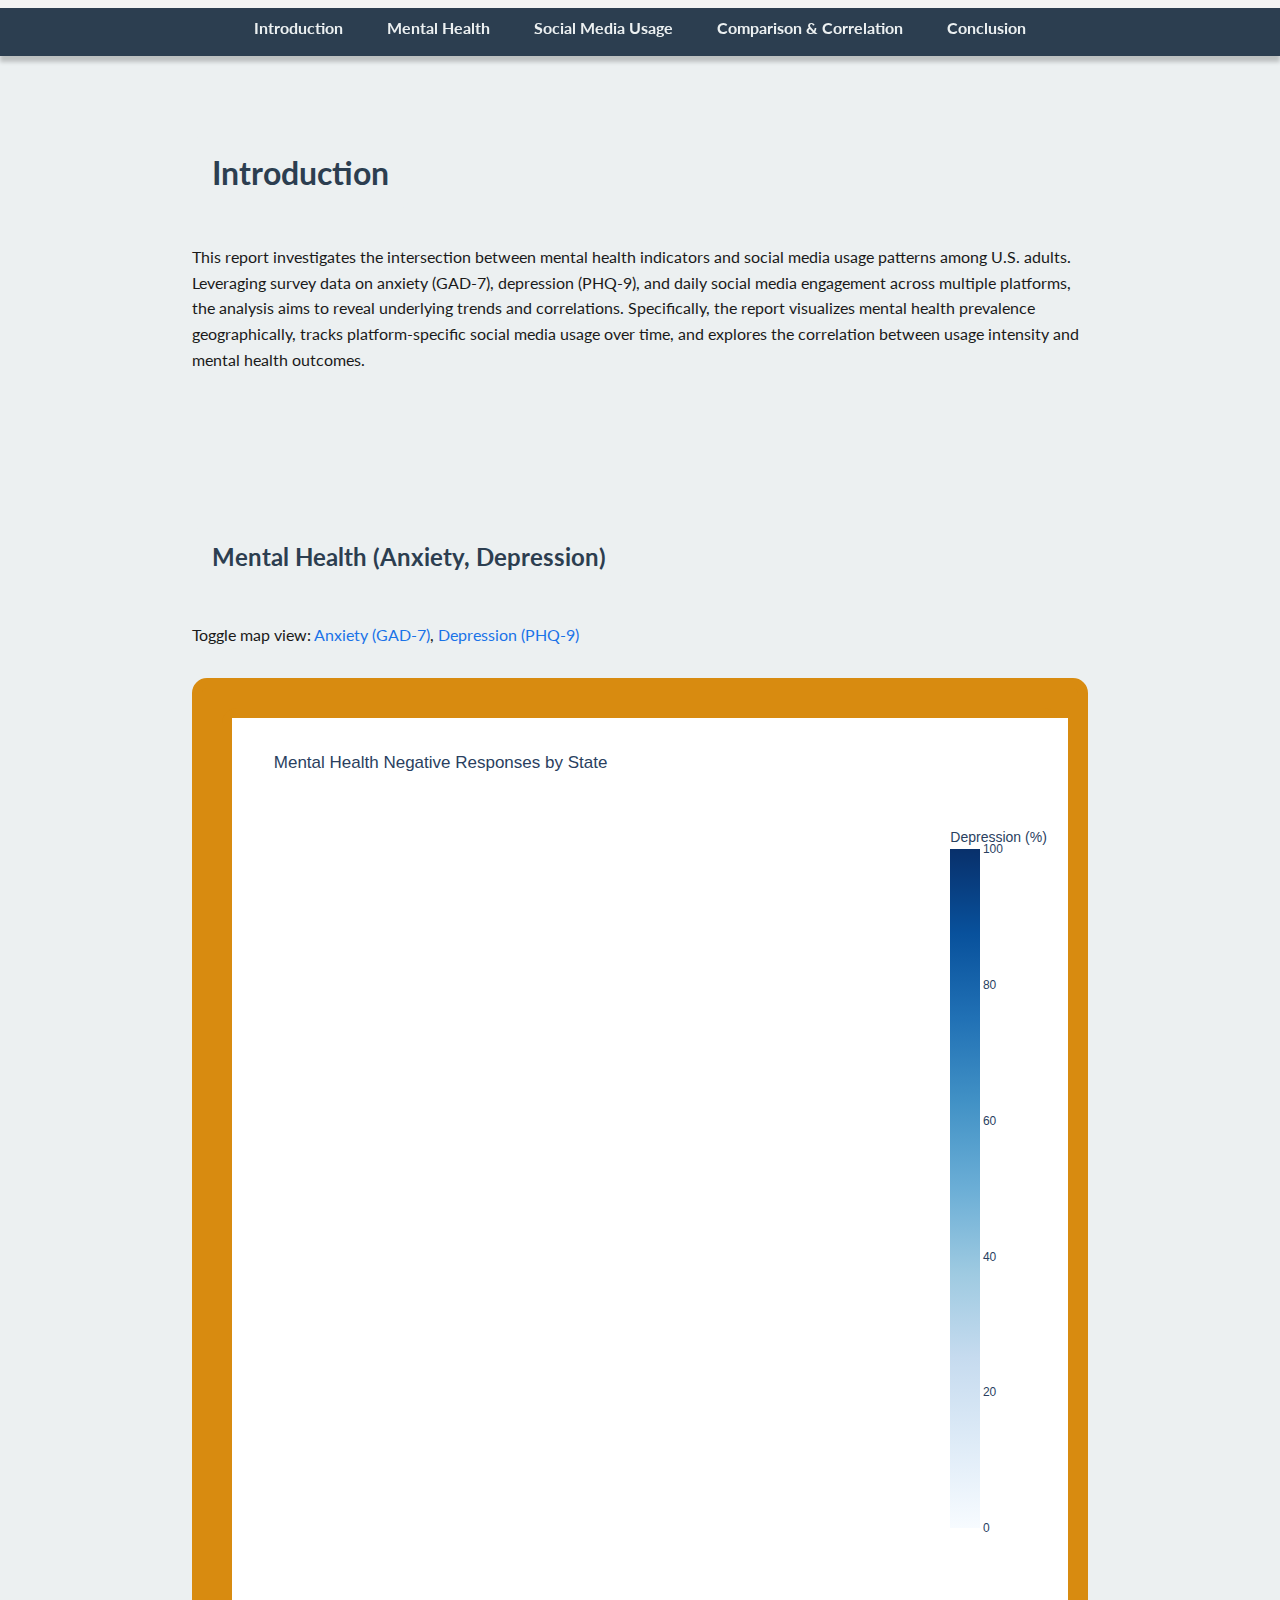
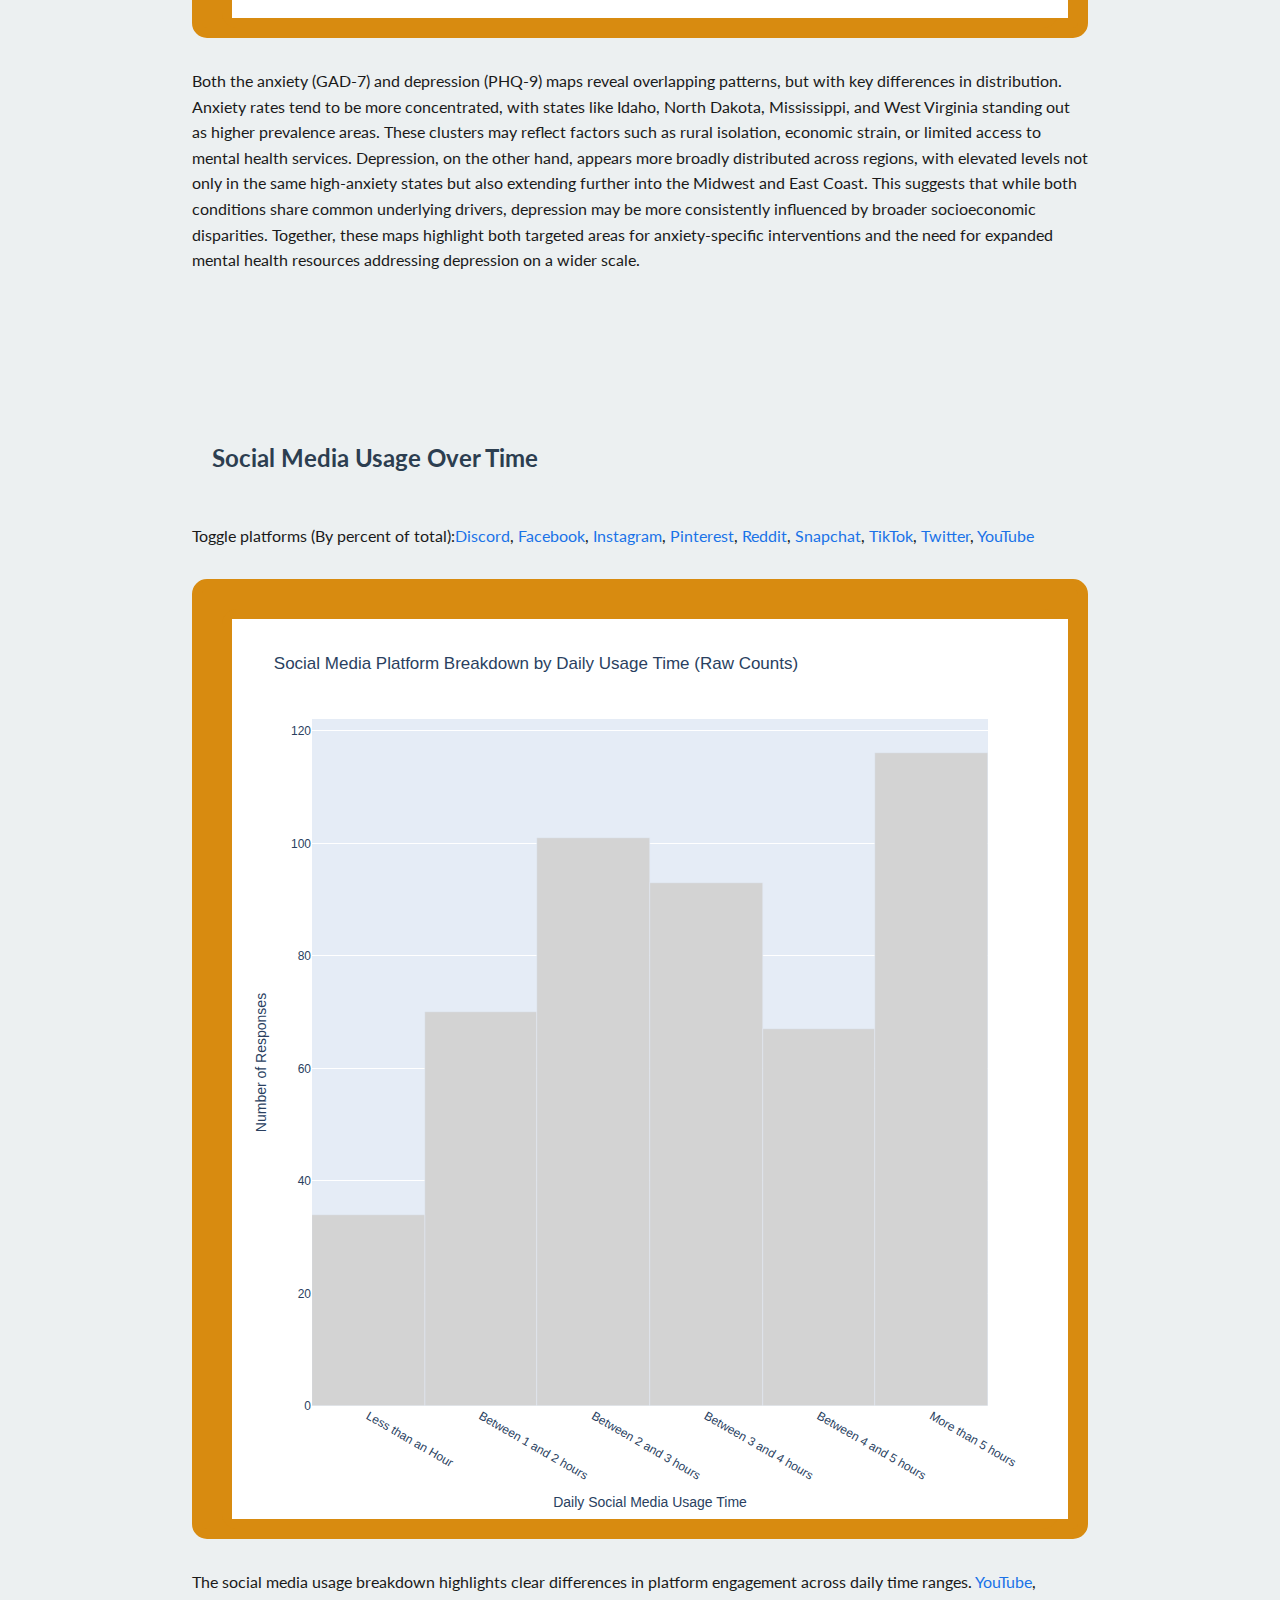
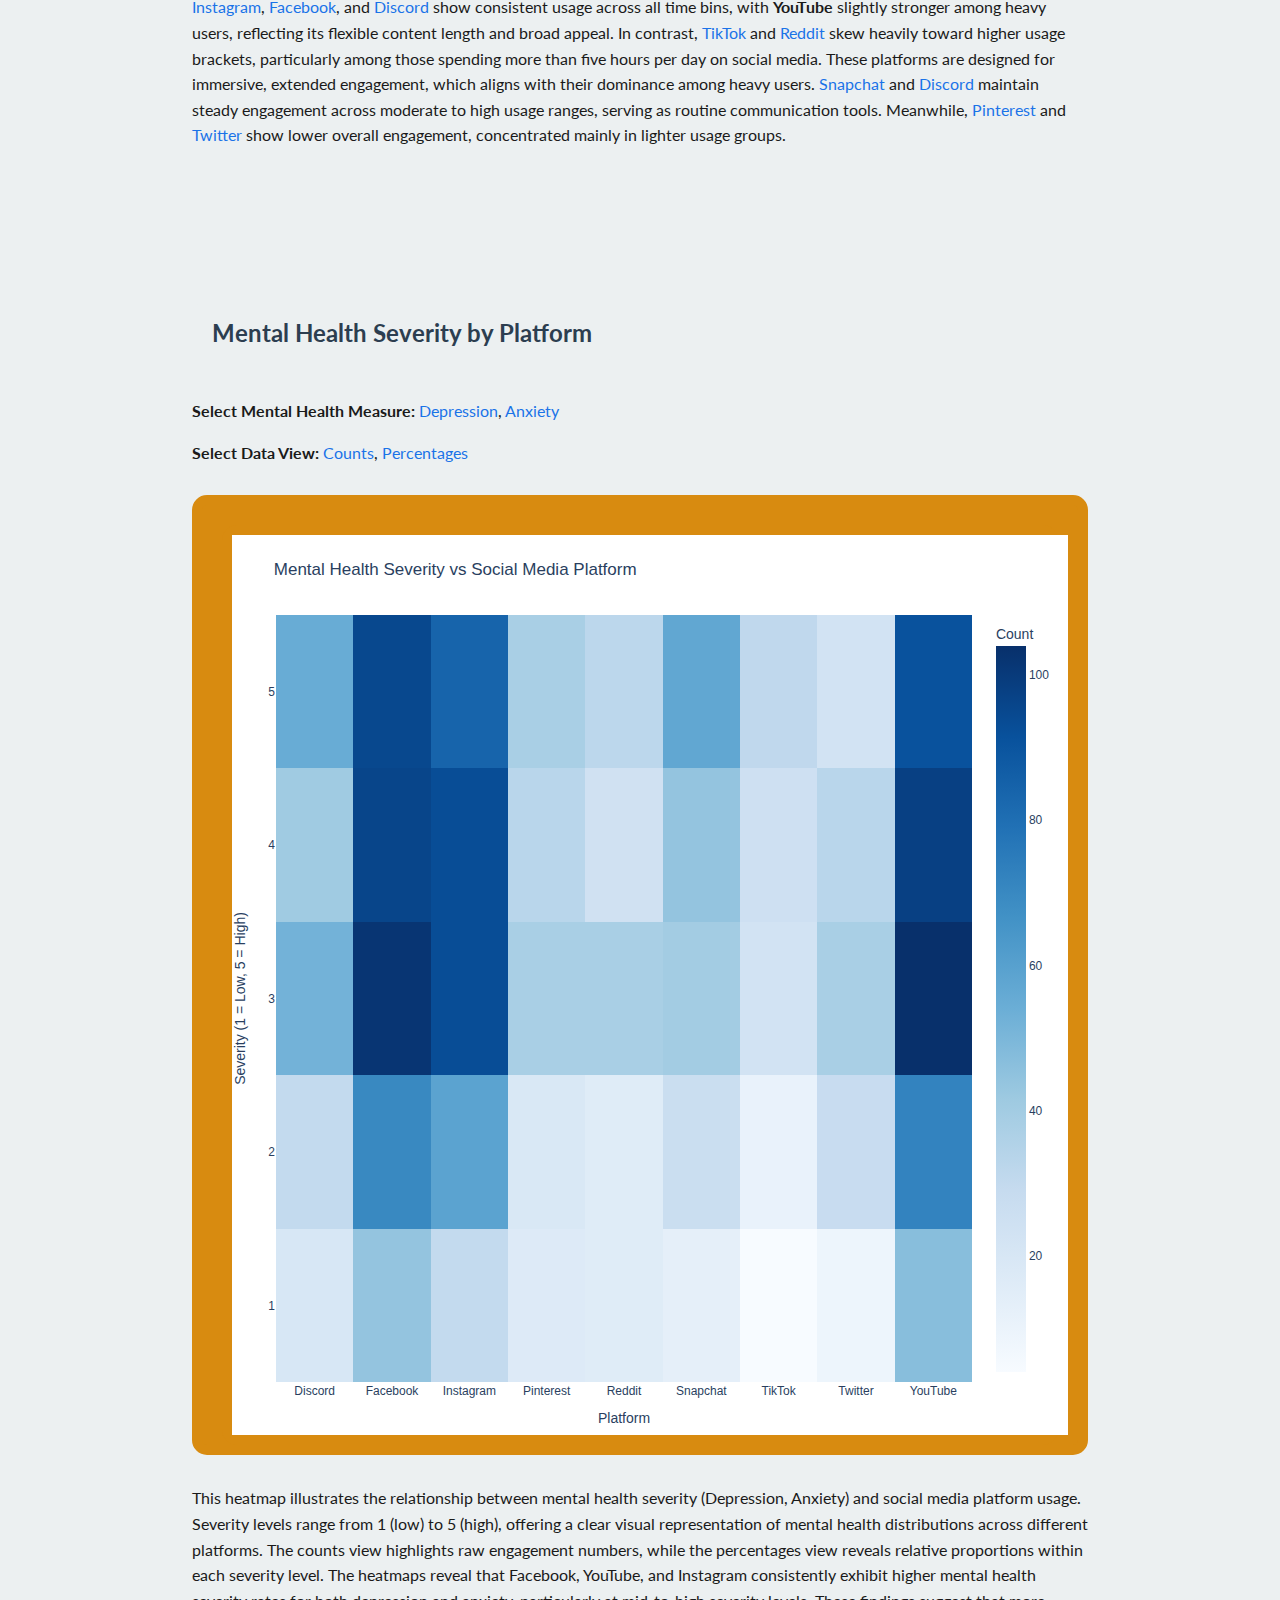
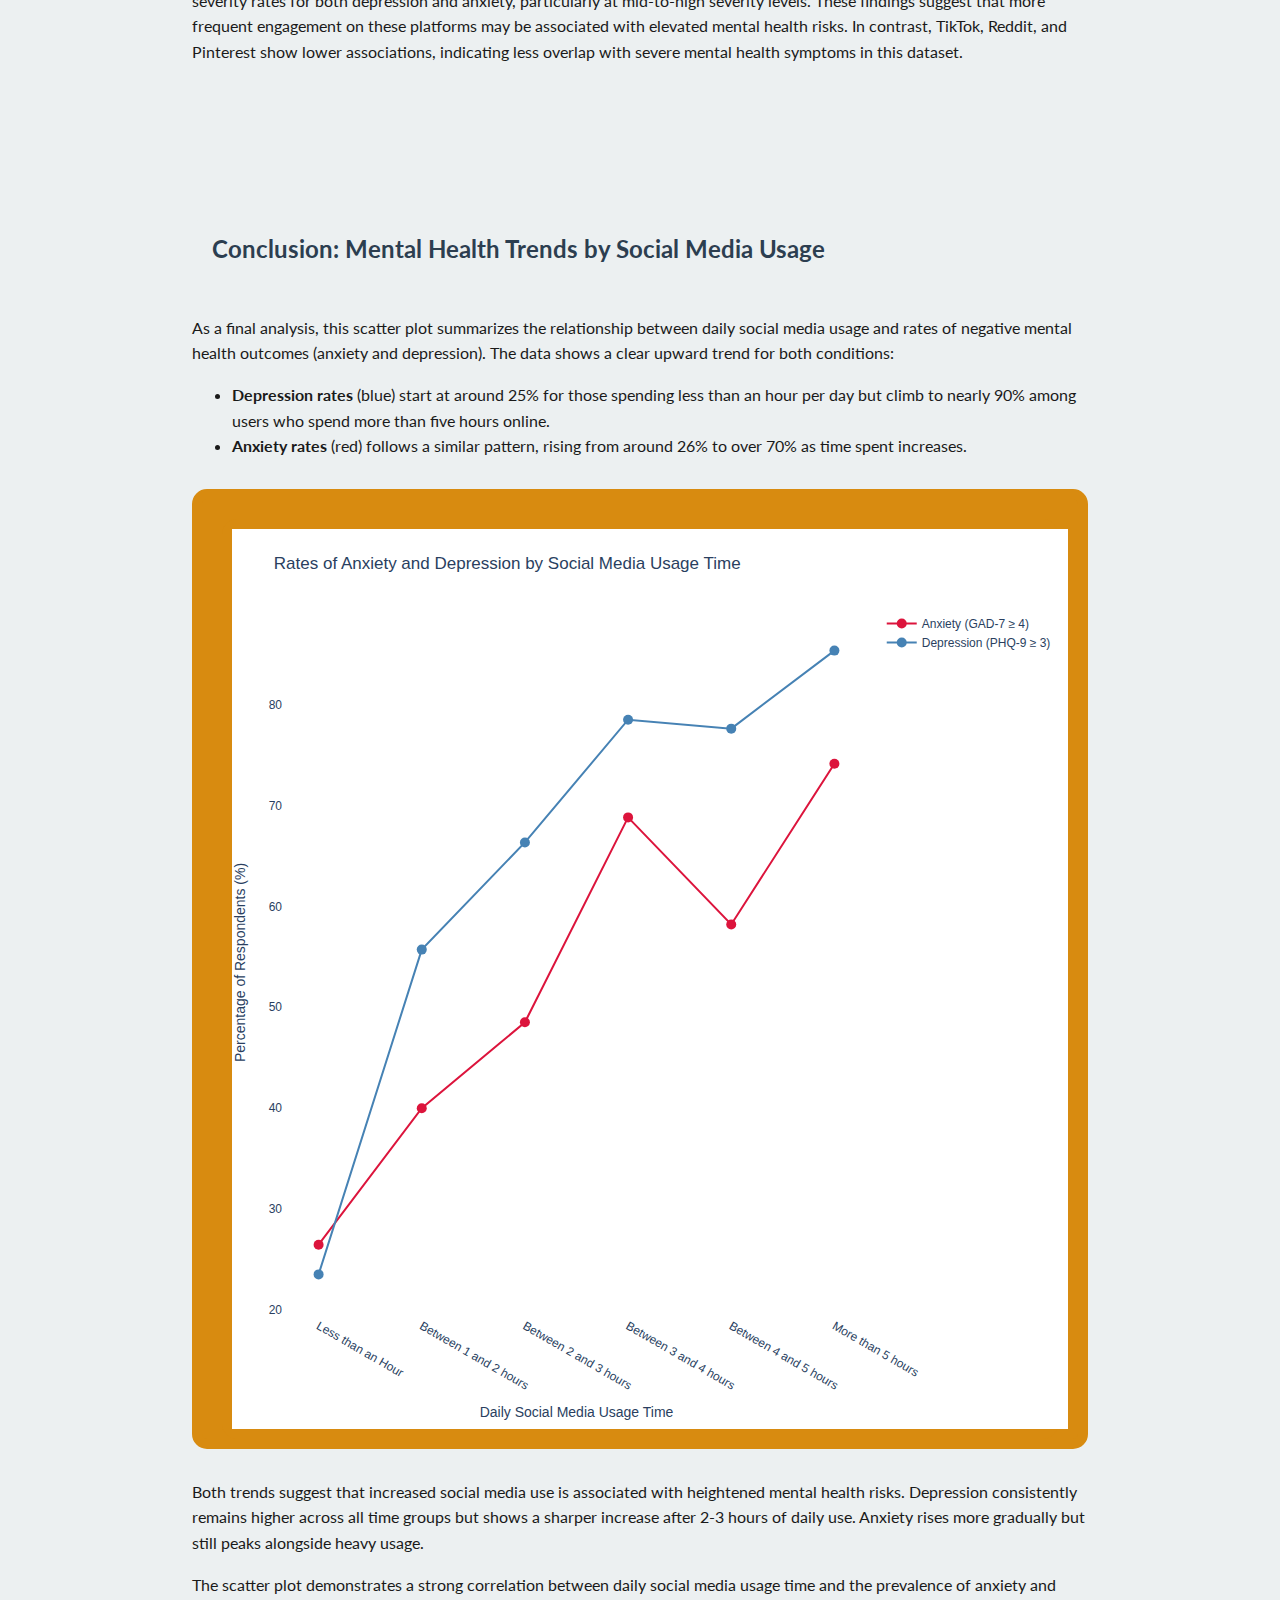
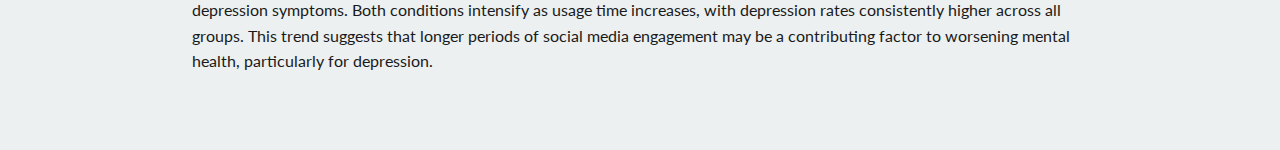
<file: jLucaniaMentalHealth.html>
<html><head><title>Mental Health and Social Media</title>
    <link rel="stylesheet" href="styles.css">
    <link href="https://fonts.googleapis.com/css2?family=Lato:wght@300;400;700&display=swap" rel="stylesheet">
    </head><body><div class="progress-container"><div class="progress-bar"></div></div><div class="header">
  <a href="#introduction">Introduction</a>
  <a href="#mental-health">Mental Health</a>
  <a href="#social-media">Social Media Usage</a>
  <a href="#heatmap">Comparison & Correlation</a>
  <a href="#conclusion">Conclusion</a>
</div>
<div class="section" id="introduction"><h1>Introduction</h1><p>This report investigates the intersection between mental health indicators and social media usage patterns among U.S. adults. Leveraging survey data on anxiety (GAD-7), depression (PHQ-9), and daily social media engagement across multiple platforms, the analysis aims to reveal underlying trends and correlations. Specifically, the report visualizes mental health prevalence geographically, tracks platform-specific social media usage over time, and explores the correlation between usage intensity and mental health outcomes.
</p></div><div class="section" id="mental-health"><h2>Mental Health (Anxiety, Depression)</h2><p>Toggle map view: <span class="platform-toggle" data-map-trace="0">Anxiety (GAD-7)</span>, <span class="platform-toggle" data-map-trace="1">Depression (PHQ-9)</span></p><div class="plot-container"><div>                        <script type="text/javascript">window.PlotlyConfig = {MathJaxConfig: 'local'};</script>
        <script src="https://cdn.plot.ly/plotly-2.12.1.min.js"></script>                <div id="e701f049-83f5-47b1-9223-04a31b772deb" class="plotly-graph-div" style="height:100%; width:100%;"></div>            <script type="text/javascript">                                    window.PLOTLYENV=window.PLOTLYENV || {};                                    if (document.getElementById("e701f049-83f5-47b1-9223-04a31b772deb")) {                    Plotly.newPlot(                        "e701f049-83f5-47b1-9223-04a31b772deb",                        [{"colorbar":{"title":{"text":"Anxiety (%)"}},"colorscale":[[0.0,"rgb(255,245,240)"],[0.125,"rgb(254,224,210)"],[0.25,"rgb(252,187,161)"],[0.375,"rgb(252,146,114)"],[0.5,"rgb(251,106,74)"],[0.625,"rgb(239,59,44)"],[0.75,"rgb(203,24,29)"],[0.875,"rgb(165,15,21)"],[1.0,"rgb(103,0,13)"]],"hovertemplate":"%{text}<br>Anxiety: %{z:.2f}%<extra></extra>","locationmode":"USA-states","locations":["AL","AK","AZ","AR","CA","CO","CT","DE","FL","GA","HI","ID","IL","IN","IA","KS","KY","LA","ME","MD","MA","MI","MN","MS","MO","MT","NE","NV","NH","NJ","NM","NY","NC","ND","OH","OK","OR","PA","RI","SC","SD","TN","TX","UT","VA","WA","WV","WI"],"text":["Alabama","Alaska","Arizona","Arkansas","California","Colorado","Connecticut","Delaware","Florida","Georgia","Hawaii","Idaho","Illinois","Indiana","Iowa","Kansas","Kentucky","Louisiana","Maine","Maryland","Massachusetts","Michigan","Minnesota","Mississippi","Missouri","Montana","Nebraska","Nevada","New Hampshire","New Jersey","New Mexico","New York","North Carolina","North Dakota","Ohio","Oklahoma","Oregon","Pennsylvania","Rhode Island","South Carolina","South Dakota","Tennessee","Texas","Utah","Virginia","Washington","West Virginia","Wisconsin"],"visible":false,"z":[66.66666666666666,0.0,40.0,50.0,32.89473684210527,42.857142857142854,50.0,20.0,29.72972972972973,28.57142857142857,0.0,100.0,47.82608695652174,33.33333333333333,40.0,25.0,66.66666666666666,40.0,50.0,16.666666666666664,50.0,46.15384615384615,33.33333333333333,100.0,40.0,0.0,50.0,16.666666666666664,33.33333333333333,53.84615384615385,0.0,39.21568627450981,31.25,50.0,38.70967741935484,40.0,60.0,36.36363636363637,100.0,25.0,100.0,11.11111111111111,40.32258064516129,20.0,50.0,14.285714285714285,20.0,25.0],"type":"choropleth"},{"colorbar":{"title":{"text":"Depression (%)"}},"colorscale":[[0.0,"rgb(247,251,255)"],[0.125,"rgb(222,235,247)"],[0.25,"rgb(198,219,239)"],[0.375,"rgb(158,202,225)"],[0.5,"rgb(107,174,214)"],[0.625,"rgb(66,146,198)"],[0.75,"rgb(33,113,181)"],[0.875,"rgb(8,81,156)"],[1.0,"rgb(8,48,107)"]],"hovertemplate":"%{text}<br>Depression: %{z:.2f}%<extra></extra>","locationmode":"USA-states","locations":["AL","AK","AZ","AR","CA","CO","CT","DE","FL","GA","HI","ID","IL","IN","IA","KS","KY","LA","ME","MD","MA","MI","MN","MS","MO","MT","NE","NV","NH","NJ","NM","NY","NC","ND","OH","OK","OR","PA","RI","SC","SD","TN","TX","UT","VA","WA","WV","WI"],"text":["Alabama","Alaska","Arizona","Arkansas","California","Colorado","Connecticut","Delaware","Florida","Georgia","Hawaii","Idaho","Illinois","Indiana","Iowa","Kansas","Kentucky","Louisiana","Maine","Maryland","Massachusetts","Michigan","Minnesota","Mississippi","Missouri","Montana","Nebraska","Nevada","New Hampshire","New Jersey","New Mexico","New York","North Carolina","North Dakota","Ohio","Oklahoma","Oregon","Pennsylvania","Rhode Island","South Carolina","South Dakota","Tennessee","Texas","Utah","Virginia","Washington","West Virginia","Wisconsin"],"visible":true,"z":[33.33333333333333,50.0,40.0,50.0,46.05263157894737,42.857142857142854,50.0,20.0,37.83783783783784,33.33333333333333,0.0,100.0,52.17391304347826,44.44444444444444,20.0,50.0,66.66666666666666,40.0,50.0,25.0,43.75,61.53846153846154,44.44444444444444,100.0,60.0,0.0,100.0,33.33333333333333,66.66666666666666,53.84615384615385,0.0,56.86274509803921,31.25,50.0,45.16129032258064,40.0,40.0,33.33333333333333,100.0,50.0,100.0,33.33333333333333,45.16129032258064,40.0,62.5,42.857142857142854,40.0,50.0],"type":"choropleth"}],                        {"template":{"data":{"histogram2dcontour":[{"type":"histogram2dcontour","colorbar":{"outlinewidth":0,"ticks":""},"colorscale":[[0.0,"#0d0887"],[0.1111111111111111,"#46039f"],[0.2222222222222222,"#7201a8"],[0.3333333333333333,"#9c179e"],[0.4444444444444444,"#bd3786"],[0.5555555555555556,"#d8576b"],[0.6666666666666666,"#ed7953"],[0.7777777777777778,"#fb9f3a"],[0.8888888888888888,"#fdca26"],[1.0,"#f0f921"]]}],"choropleth":[{"type":"choropleth","colorbar":{"outlinewidth":0,"ticks":""}}],"histogram2d":[{"type":"histogram2d","colorbar":{"outlinewidth":0,"ticks":""},"colorscale":[[0.0,"#0d0887"],[0.1111111111111111,"#46039f"],[0.2222222222222222,"#7201a8"],[0.3333333333333333,"#9c179e"],[0.4444444444444444,"#bd3786"],[0.5555555555555556,"#d8576b"],[0.6666666666666666,"#ed7953"],[0.7777777777777778,"#fb9f3a"],[0.8888888888888888,"#fdca26"],[1.0,"#f0f921"]]}],"heatmap":[{"type":"heatmap","colorbar":{"outlinewidth":0,"ticks":""},"colorscale":[[0.0,"#0d0887"],[0.1111111111111111,"#46039f"],[0.2222222222222222,"#7201a8"],[0.3333333333333333,"#9c179e"],[0.4444444444444444,"#bd3786"],[0.5555555555555556,"#d8576b"],[0.6666666666666666,"#ed7953"],[0.7777777777777778,"#fb9f3a"],[0.8888888888888888,"#fdca26"],[1.0,"#f0f921"]]}],"heatmapgl":[{"type":"heatmapgl","colorbar":{"outlinewidth":0,"ticks":""},"colorscale":[[0.0,"#0d0887"],[0.1111111111111111,"#46039f"],[0.2222222222222222,"#7201a8"],[0.3333333333333333,"#9c179e"],[0.4444444444444444,"#bd3786"],[0.5555555555555556,"#d8576b"],[0.6666666666666666,"#ed7953"],[0.7777777777777778,"#fb9f3a"],[0.8888888888888888,"#fdca26"],[1.0,"#f0f921"]]}],"contourcarpet":[{"type":"contourcarpet","colorbar":{"outlinewidth":0,"ticks":""}}],"contour":[{"type":"contour","colorbar":{"outlinewidth":0,"ticks":""},"colorscale":[[0.0,"#0d0887"],[0.1111111111111111,"#46039f"],[0.2222222222222222,"#7201a8"],[0.3333333333333333,"#9c179e"],[0.4444444444444444,"#bd3786"],[0.5555555555555556,"#d8576b"],[0.6666666666666666,"#ed7953"],[0.7777777777777778,"#fb9f3a"],[0.8888888888888888,"#fdca26"],[1.0,"#f0f921"]]}],"surface":[{"type":"surface","colorbar":{"outlinewidth":0,"ticks":""},"colorscale":[[0.0,"#0d0887"],[0.1111111111111111,"#46039f"],[0.2222222222222222,"#7201a8"],[0.3333333333333333,"#9c179e"],[0.4444444444444444,"#bd3786"],[0.5555555555555556,"#d8576b"],[0.6666666666666666,"#ed7953"],[0.7777777777777778,"#fb9f3a"],[0.8888888888888888,"#fdca26"],[1.0,"#f0f921"]]}],"mesh3d":[{"type":"mesh3d","colorbar":{"outlinewidth":0,"ticks":""}}],"scatter":[{"fillpattern":{"fillmode":"overlay","size":10,"solidity":0.2},"type":"scatter"}],"parcoords":[{"type":"parcoords","line":{"colorbar":{"outlinewidth":0,"ticks":""}}}],"scatterpolargl":[{"type":"scatterpolargl","marker":{"colorbar":{"outlinewidth":0,"ticks":""}}}],"bar":[{"error_x":{"color":"#2a3f5f"},"error_y":{"color":"#2a3f5f"},"marker":{"line":{"color":"#E5ECF6","width":0.5},"pattern":{"fillmode":"overlay","size":10,"solidity":0.2}},"type":"bar"}],"scattergeo":[{"type":"scattergeo","marker":{"colorbar":{"outlinewidth":0,"ticks":""}}}],"scatterpolar":[{"type":"scatterpolar","marker":{"colorbar":{"outlinewidth":0,"ticks":""}}}],"histogram":[{"marker":{"pattern":{"fillmode":"overlay","size":10,"solidity":0.2}},"type":"histogram"}],"scattergl":[{"type":"scattergl","marker":{"colorbar":{"outlinewidth":0,"ticks":""}}}],"scatter3d":[{"type":"scatter3d","line":{"colorbar":{"outlinewidth":0,"ticks":""}},"marker":{"colorbar":{"outlinewidth":0,"ticks":""}}}],"scattermapbox":[{"type":"scattermapbox","marker":{"colorbar":{"outlinewidth":0,"ticks":""}}}],"scatterternary":[{"type":"scatterternary","marker":{"colorbar":{"outlinewidth":0,"ticks":""}}}],"scattercarpet":[{"type":"scattercarpet","marker":{"colorbar":{"outlinewidth":0,"ticks":""}}}],"carpet":[{"aaxis":{"endlinecolor":"#2a3f5f","gridcolor":"white","linecolor":"white","minorgridcolor":"white","startlinecolor":"#2a3f5f"},"baxis":{"endlinecolor":"#2a3f5f","gridcolor":"white","linecolor":"white","minorgridcolor":"white","startlinecolor":"#2a3f5f"},"type":"carpet"}],"table":[{"cells":{"fill":{"color":"#EBF0F8"},"line":{"color":"white"}},"header":{"fill":{"color":"#C8D4E3"},"line":{"color":"white"}},"type":"table"}],"barpolar":[{"marker":{"line":{"color":"#E5ECF6","width":0.5},"pattern":{"fillmode":"overlay","size":10,"solidity":0.2}},"type":"barpolar"}],"pie":[{"automargin":true,"type":"pie"}]},"layout":{"autotypenumbers":"strict","colorway":["#636efa","#EF553B","#00cc96","#ab63fa","#FFA15A","#19d3f3","#FF6692","#B6E880","#FF97FF","#FECB52"],"font":{"color":"#2a3f5f"},"hovermode":"closest","hoverlabel":{"align":"left"},"paper_bgcolor":"white","plot_bgcolor":"#E5ECF6","polar":{"bgcolor":"#E5ECF6","angularaxis":{"gridcolor":"white","linecolor":"white","ticks":""},"radialaxis":{"gridcolor":"white","linecolor":"white","ticks":""}},"ternary":{"bgcolor":"#E5ECF6","aaxis":{"gridcolor":"white","linecolor":"white","ticks":""},"baxis":{"gridcolor":"white","linecolor":"white","ticks":""},"caxis":{"gridcolor":"white","linecolor":"white","ticks":""}},"coloraxis":{"colorbar":{"outlinewidth":0,"ticks":""}},"colorscale":{"sequential":[[0.0,"#0d0887"],[0.1111111111111111,"#46039f"],[0.2222222222222222,"#7201a8"],[0.3333333333333333,"#9c179e"],[0.4444444444444444,"#bd3786"],[0.5555555555555556,"#d8576b"],[0.6666666666666666,"#ed7953"],[0.7777777777777778,"#fb9f3a"],[0.8888888888888888,"#fdca26"],[1.0,"#f0f921"]],"sequentialminus":[[0.0,"#0d0887"],[0.1111111111111111,"#46039f"],[0.2222222222222222,"#7201a8"],[0.3333333333333333,"#9c179e"],[0.4444444444444444,"#bd3786"],[0.5555555555555556,"#d8576b"],[0.6666666666666666,"#ed7953"],[0.7777777777777778,"#fb9f3a"],[0.8888888888888888,"#fdca26"],[1.0,"#f0f921"]],"diverging":[[0,"#8e0152"],[0.1,"#c51b7d"],[0.2,"#de77ae"],[0.3,"#f1b6da"],[0.4,"#fde0ef"],[0.5,"#f7f7f7"],[0.6,"#e6f5d0"],[0.7,"#b8e186"],[0.8,"#7fbc41"],[0.9,"#4d9221"],[1,"#276419"]]},"xaxis":{"gridcolor":"white","linecolor":"white","ticks":"","title":{"standoff":15},"zerolinecolor":"white","automargin":true,"zerolinewidth":2},"yaxis":{"gridcolor":"white","linecolor":"white","ticks":"","title":{"standoff":15},"zerolinecolor":"white","automargin":true,"zerolinewidth":2},"scene":{"xaxis":{"backgroundcolor":"#E5ECF6","gridcolor":"white","linecolor":"white","showbackground":true,"ticks":"","zerolinecolor":"white","gridwidth":2},"yaxis":{"backgroundcolor":"#E5ECF6","gridcolor":"white","linecolor":"white","showbackground":true,"ticks":"","zerolinecolor":"white","gridwidth":2},"zaxis":{"backgroundcolor":"#E5ECF6","gridcolor":"white","linecolor":"white","showbackground":true,"ticks":"","zerolinecolor":"white","gridwidth":2}},"shapedefaults":{"line":{"color":"#2a3f5f"}},"annotationdefaults":{"arrowcolor":"#2a3f5f","arrowhead":0,"arrowwidth":1},"geo":{"bgcolor":"white","landcolor":"#E5ECF6","subunitcolor":"white","showland":true,"showlakes":true,"lakecolor":"white"},"title":{"x":0.05},"mapbox":{"style":"light"}}},"title":{"text":"Mental Health Negative Responses by State"},"geo":{"projection":{"type":"albers usa"},"scope":"usa","showcountries":false,"showlakes":true,"lakecolor":"white"},"dragmode":false},                        {"responsive": true}                    )                };                            </script>        </div></div><p>Both the anxiety (GAD-7) and depression (PHQ-9) maps reveal overlapping patterns, but with key differences in distribution. Anxiety rates tend to be more concentrated, with states like Idaho, North Dakota, Mississippi, and West Virginia standing out as higher prevalence areas. These clusters may reflect factors such as rural isolation, economic strain, or limited access to mental health services. Depression, on the other hand, appears more broadly distributed across regions, with elevated levels not only in the same high-anxiety states but also extending further into the Midwest and East Coast. This suggests that while both conditions share common underlying drivers, depression may be more consistently influenced by broader socioeconomic disparities. Together, these maps highlight both targeted areas for anxiety-specific interventions and the need for expanded mental health resources addressing depression on a wider scale.
</p></div><div class="section" id="social-media"><h2>Social Media Usage Over Time</h2><p>Toggle platforms (By percent of total):<span class="platform-toggle" data-platform="Discord">Discord</span>, <span class="platform-toggle" data-platform="Facebook">Facebook</span>, <span class="platform-toggle" data-platform="Instagram">Instagram</span>, <span class="platform-toggle" data-platform="Pinterest">Pinterest</span>, <span class="platform-toggle" data-platform="Reddit">Reddit</span>, <span class="platform-toggle" data-platform="Snapchat">Snapchat</span>, <span class="platform-toggle" data-platform="TikTok">TikTok</span>, <span class="platform-toggle" data-platform="Twitter">Twitter</span>, <span class="platform-toggle" data-platform="YouTube">YouTube</span></p><div class="plot-container"><div>                            <div id="522861c7-8781-4753-a70e-83d1f356e86e" class="plotly-graph-div" style="height:100%; width:100%;"></div>            <script type="text/javascript">                                    window.PLOTLYENV=window.PLOTLYENV || {};                                    if (document.getElementById("522861c7-8781-4753-a70e-83d1f356e86e")) {                    Plotly.newPlot(                        "522861c7-8781-4753-a70e-83d1f356e86e",                        [{"hoverinfo":"skip","marker":{"color":"lightgray"},"name":"Total Responses","x":["Between 1 and 2 hours","Between 2 and 3 hours","Between 3 and 4 hours","Between 4 and 5 hours","Less than an Hour","More than 5 hours"],"y":[70,101,93,67,34,116],"type":"bar"},{"hovertemplate":"%{x}<br>Discord: %{y:.2f}%<extra></extra>","marker":{"color":"#2E91E5"},"name":"Discord","visible":"legendonly","x":["Between 1 and 2 hours","Between 2 and 3 hours","Between 3 and 4 hours","Between 4 and 5 hours","Less than an Hour","More than 5 hours"],"y":[5.228215767634855,9.315533980582524,10.308962264150944,7.376146788990826,2.4954128440366974,10.955555555555556],"type":"bar"},{"hovertemplate":"%{x}<br>Facebook: %{y:.2f}%<extra></extra>","marker":{"color":"#E15F99"},"name":"Facebook","visible":"legendonly","x":["Between 1 and 2 hours","Between 2 and 3 hours","Between 3 and 4 hours","Between 4 and 5 hours","Less than an Hour","More than 5 hours"],"y":[15.394190871369295,20.101941747572816,17.766509433962266,12.293577981651376,9.357798165137615,21.696296296296296],"type":"bar"},{"hovertemplate":"%{x}<br>Instagram: %{y:.2f}%<extra></extra>","marker":{"color":"#1CA71C"},"name":"Instagram","visible":"legendonly","x":["Between 1 and 2 hours","Between 2 and 3 hours","Between 3 and 4 hours","Between 4 and 5 hours","Less than an Hour","More than 5 hours"],"y":[11.618257261410788,18.385922330097088,16.669811320754715,11.678899082568808,4.678899082568807,20.622222222222224],"type":"bar"},{"hovertemplate":"%{x}<br>Pinterest: %{y:.2f}%<extra></extra>","marker":{"color":"#FB0D0D"},"name":"Pinterest","visible":"legendonly","x":["Between 1 and 2 hours","Between 2 and 3 hours","Between 3 and 4 hours","Between 4 and 5 hours","Less than an Hour","More than 5 hours"],"y":[3.485477178423236,8.089805825242719,6.7995283018867925,4.507645259938838,2.1834862385321103,8.592592592592592],"type":"bar"},{"hovertemplate":"%{x}<br>Reddit: %{y:.2f}%<extra></extra>","marker":{"color":"#DA16FF"},"name":"Reddit","visible":"legendonly","x":["Between 1 and 2 hours","Between 2 and 3 hours","Between 3 and 4 hours","Between 4 and 5 hours","Less than an Hour","More than 5 hours"],"y":[6.680497925311203,5.883495145631068,5.264150943396227,4.302752293577982,1.871559633027523,6.014814814814815],"type":"bar"},{"hovertemplate":"%{x}<br>Snapchat: %{y:.2f}%<extra></extra>","marker":{"color":"#222A2A"},"name":"Snapchat","visible":"legendonly","x":["Between 1 and 2 hours","Between 2 and 3 hours","Between 3 and 4 hours","Between 4 and 5 hours","Less than an Hour","More than 5 hours"],"y":[5.518672199170124,6.618932038834951,8.554245283018867,6.146788990825688,2.1834862385321103,12.674074074074074],"type":"bar"},{"hovertemplate":"%{x}<br>TikTok: %{y:.2f}%<extra></extra>","marker":{"color":"#B68100"},"name":"TikTok","visible":"legendonly","x":["Between 1 and 2 hours","Between 2 and 3 hours","Between 3 and 4 hours","Between 4 and 5 hours","Less than an Hour","More than 5 hours"],"y":[0.871369294605809,4.16747572815534,4.386792452830189,4.097859327217125,0.6238532110091743,6.874074074074074],"type":"bar"},{"hovertemplate":"%{x}<br>Twitter: %{y:.2f}%<extra></extra>","marker":{"color":"#750D86"},"name":"Twitter","visible":"legendonly","x":["Between 1 and 2 hours","Between 2 and 3 hours","Between 3 and 4 hours","Between 4 and 5 hours","Less than an Hour","More than 5 hours"],"y":[4.937759336099585,7.354368932038835,4.8254716981132075,3.8929663608562692,3.1192660550458715,7.088888888888889],"type":"bar"},{"hovertemplate":"%{x}<br>YouTube: %{y:.2f}%<extra></extra>","marker":{"color":"#EB663B"},"name":"YouTube","visible":"legendonly","x":["Between 1 and 2 hours","Between 2 and 3 hours","Between 3 and 4 hours","Between 4 and 5 hours","Less than an Hour","More than 5 hours"],"y":[16.265560165975103,21.082524271844658,18.424528301886795,12.703363914373089,7.486238532110092,21.48148148148148],"type":"bar"}],                        {"template":{"data":{"histogram2dcontour":[{"type":"histogram2dcontour","colorbar":{"outlinewidth":0,"ticks":""},"colorscale":[[0.0,"#0d0887"],[0.1111111111111111,"#46039f"],[0.2222222222222222,"#7201a8"],[0.3333333333333333,"#9c179e"],[0.4444444444444444,"#bd3786"],[0.5555555555555556,"#d8576b"],[0.6666666666666666,"#ed7953"],[0.7777777777777778,"#fb9f3a"],[0.8888888888888888,"#fdca26"],[1.0,"#f0f921"]]}],"choropleth":[{"type":"choropleth","colorbar":{"outlinewidth":0,"ticks":""}}],"histogram2d":[{"type":"histogram2d","colorbar":{"outlinewidth":0,"ticks":""},"colorscale":[[0.0,"#0d0887"],[0.1111111111111111,"#46039f"],[0.2222222222222222,"#7201a8"],[0.3333333333333333,"#9c179e"],[0.4444444444444444,"#bd3786"],[0.5555555555555556,"#d8576b"],[0.6666666666666666,"#ed7953"],[0.7777777777777778,"#fb9f3a"],[0.8888888888888888,"#fdca26"],[1.0,"#f0f921"]]}],"heatmap":[{"type":"heatmap","colorbar":{"outlinewidth":0,"ticks":""},"colorscale":[[0.0,"#0d0887"],[0.1111111111111111,"#46039f"],[0.2222222222222222,"#7201a8"],[0.3333333333333333,"#9c179e"],[0.4444444444444444,"#bd3786"],[0.5555555555555556,"#d8576b"],[0.6666666666666666,"#ed7953"],[0.7777777777777778,"#fb9f3a"],[0.8888888888888888,"#fdca26"],[1.0,"#f0f921"]]}],"heatmapgl":[{"type":"heatmapgl","colorbar":{"outlinewidth":0,"ticks":""},"colorscale":[[0.0,"#0d0887"],[0.1111111111111111,"#46039f"],[0.2222222222222222,"#7201a8"],[0.3333333333333333,"#9c179e"],[0.4444444444444444,"#bd3786"],[0.5555555555555556,"#d8576b"],[0.6666666666666666,"#ed7953"],[0.7777777777777778,"#fb9f3a"],[0.8888888888888888,"#fdca26"],[1.0,"#f0f921"]]}],"contourcarpet":[{"type":"contourcarpet","colorbar":{"outlinewidth":0,"ticks":""}}],"contour":[{"type":"contour","colorbar":{"outlinewidth":0,"ticks":""},"colorscale":[[0.0,"#0d0887"],[0.1111111111111111,"#46039f"],[0.2222222222222222,"#7201a8"],[0.3333333333333333,"#9c179e"],[0.4444444444444444,"#bd3786"],[0.5555555555555556,"#d8576b"],[0.6666666666666666,"#ed7953"],[0.7777777777777778,"#fb9f3a"],[0.8888888888888888,"#fdca26"],[1.0,"#f0f921"]]}],"surface":[{"type":"surface","colorbar":{"outlinewidth":0,"ticks":""},"colorscale":[[0.0,"#0d0887"],[0.1111111111111111,"#46039f"],[0.2222222222222222,"#7201a8"],[0.3333333333333333,"#9c179e"],[0.4444444444444444,"#bd3786"],[0.5555555555555556,"#d8576b"],[0.6666666666666666,"#ed7953"],[0.7777777777777778,"#fb9f3a"],[0.8888888888888888,"#fdca26"],[1.0,"#f0f921"]]}],"mesh3d":[{"type":"mesh3d","colorbar":{"outlinewidth":0,"ticks":""}}],"scatter":[{"fillpattern":{"fillmode":"overlay","size":10,"solidity":0.2},"type":"scatter"}],"parcoords":[{"type":"parcoords","line":{"colorbar":{"outlinewidth":0,"ticks":""}}}],"scatterpolargl":[{"type":"scatterpolargl","marker":{"colorbar":{"outlinewidth":0,"ticks":""}}}],"bar":[{"error_x":{"color":"#2a3f5f"},"error_y":{"color":"#2a3f5f"},"marker":{"line":{"color":"#E5ECF6","width":0.5},"pattern":{"fillmode":"overlay","size":10,"solidity":0.2}},"type":"bar"}],"scattergeo":[{"type":"scattergeo","marker":{"colorbar":{"outlinewidth":0,"ticks":""}}}],"scatterpolar":[{"type":"scatterpolar","marker":{"colorbar":{"outlinewidth":0,"ticks":""}}}],"histogram":[{"marker":{"pattern":{"fillmode":"overlay","size":10,"solidity":0.2}},"type":"histogram"}],"scattergl":[{"type":"scattergl","marker":{"colorbar":{"outlinewidth":0,"ticks":""}}}],"scatter3d":[{"type":"scatter3d","line":{"colorbar":{"outlinewidth":0,"ticks":""}},"marker":{"colorbar":{"outlinewidth":0,"ticks":""}}}],"scattermapbox":[{"type":"scattermapbox","marker":{"colorbar":{"outlinewidth":0,"ticks":""}}}],"scatterternary":[{"type":"scatterternary","marker":{"colorbar":{"outlinewidth":0,"ticks":""}}}],"scattercarpet":[{"type":"scattercarpet","marker":{"colorbar":{"outlinewidth":0,"ticks":""}}}],"carpet":[{"aaxis":{"endlinecolor":"#2a3f5f","gridcolor":"white","linecolor":"white","minorgridcolor":"white","startlinecolor":"#2a3f5f"},"baxis":{"endlinecolor":"#2a3f5f","gridcolor":"white","linecolor":"white","minorgridcolor":"white","startlinecolor":"#2a3f5f"},"type":"carpet"}],"table":[{"cells":{"fill":{"color":"#EBF0F8"},"line":{"color":"white"}},"header":{"fill":{"color":"#C8D4E3"},"line":{"color":"white"}},"type":"table"}],"barpolar":[{"marker":{"line":{"color":"#E5ECF6","width":0.5},"pattern":{"fillmode":"overlay","size":10,"solidity":0.2}},"type":"barpolar"}],"pie":[{"automargin":true,"type":"pie"}]},"layout":{"autotypenumbers":"strict","colorway":["#636efa","#EF553B","#00cc96","#ab63fa","#FFA15A","#19d3f3","#FF6692","#B6E880","#FF97FF","#FECB52"],"font":{"color":"#2a3f5f"},"hovermode":"closest","hoverlabel":{"align":"left"},"paper_bgcolor":"white","plot_bgcolor":"#E5ECF6","polar":{"bgcolor":"#E5ECF6","angularaxis":{"gridcolor":"white","linecolor":"white","ticks":""},"radialaxis":{"gridcolor":"white","linecolor":"white","ticks":""}},"ternary":{"bgcolor":"#E5ECF6","aaxis":{"gridcolor":"white","linecolor":"white","ticks":""},"baxis":{"gridcolor":"white","linecolor":"white","ticks":""},"caxis":{"gridcolor":"white","linecolor":"white","ticks":""}},"coloraxis":{"colorbar":{"outlinewidth":0,"ticks":""}},"colorscale":{"sequential":[[0.0,"#0d0887"],[0.1111111111111111,"#46039f"],[0.2222222222222222,"#7201a8"],[0.3333333333333333,"#9c179e"],[0.4444444444444444,"#bd3786"],[0.5555555555555556,"#d8576b"],[0.6666666666666666,"#ed7953"],[0.7777777777777778,"#fb9f3a"],[0.8888888888888888,"#fdca26"],[1.0,"#f0f921"]],"sequentialminus":[[0.0,"#0d0887"],[0.1111111111111111,"#46039f"],[0.2222222222222222,"#7201a8"],[0.3333333333333333,"#9c179e"],[0.4444444444444444,"#bd3786"],[0.5555555555555556,"#d8576b"],[0.6666666666666666,"#ed7953"],[0.7777777777777778,"#fb9f3a"],[0.8888888888888888,"#fdca26"],[1.0,"#f0f921"]],"diverging":[[0,"#8e0152"],[0.1,"#c51b7d"],[0.2,"#de77ae"],[0.3,"#f1b6da"],[0.4,"#fde0ef"],[0.5,"#f7f7f7"],[0.6,"#e6f5d0"],[0.7,"#b8e186"],[0.8,"#7fbc41"],[0.9,"#4d9221"],[1,"#276419"]]},"xaxis":{"gridcolor":"white","linecolor":"white","ticks":"","title":{"standoff":15},"zerolinecolor":"white","automargin":true,"zerolinewidth":2},"yaxis":{"gridcolor":"white","linecolor":"white","ticks":"","title":{"standoff":15},"zerolinecolor":"white","automargin":true,"zerolinewidth":2},"scene":{"xaxis":{"backgroundcolor":"#E5ECF6","gridcolor":"white","linecolor":"white","showbackground":true,"ticks":"","zerolinecolor":"white","gridwidth":2},"yaxis":{"backgroundcolor":"#E5ECF6","gridcolor":"white","linecolor":"white","showbackground":true,"ticks":"","zerolinecolor":"white","gridwidth":2},"zaxis":{"backgroundcolor":"#E5ECF6","gridcolor":"white","linecolor":"white","showbackground":true,"ticks":"","zerolinecolor":"white","gridwidth":2}},"shapedefaults":{"line":{"color":"#2a3f5f"}},"annotationdefaults":{"arrowcolor":"#2a3f5f","arrowhead":0,"arrowwidth":1},"geo":{"bgcolor":"white","landcolor":"#E5ECF6","subunitcolor":"white","showland":true,"showlakes":true,"lakecolor":"white"},"title":{"x":0.05},"mapbox":{"style":"light"}}},"xaxis":{"title":{"text":"Daily Social Media Usage Time"},"categoryorder":"array","categoryarray":["Less than an Hour","Between 1 and 2 hours","Between 2 and 3 hours","Between 3 and 4 hours","Between 4 and 5 hours","More than 5 hours"]},"barmode":"overlay","bargap":0,"title":{"text":"Social Media Platform Breakdown by Daily Usage Time (Raw Counts)"},"yaxis":{"title":{"text":"Number of Responses"}},"showlegend":false},                        {"responsive": true}                    )                };                            </script>        </div></div><p>The social media usage breakdown highlights clear differences in platform engagement across daily time ranges. <span class="platform-toggle" data-platform="YouTube">YouTube</span>, <span class="platform-toggle" data-platform="Instagram">Instagram</span>, <span class="platform-toggle" data-platform="Facebook">Facebook</span>, and <span class="platform-toggle" data-platform="Discord">Discord</span> show consistent usage across all time bins, with <strong>YouTube</strong> slightly stronger among heavy users, reflecting its flexible content length and broad appeal. In contrast, <span class="platform-toggle" data-platform="TikTok">TikTok</span> and <span class="platform-toggle" data-platform="Reddit">Reddit</span> skew heavily toward higher usage brackets, particularly among those spending more than five hours per day on social media. These platforms are designed for immersive, extended engagement, which aligns with their dominance among heavy users. <span class="platform-toggle" data-platform="Snapchat">Snapchat</span> and <span class="platform-toggle" data-platform="Discord">Discord</span> maintain steady engagement across moderate to high usage ranges, serving as routine communication tools. Meanwhile, <span class="platform-toggle" data-platform="Pinterest">Pinterest</span> and <span class="platform-toggle" data-platform="Twitter">Twitter</span> show lower overall engagement, concentrated mainly in lighter usage groups.
</p></div><div class="section" id="heatmap"><h2>Mental Health Severity by Platform</h2>
    <p><strong>Select Mental Health Measure:</strong> <span class="platform-toggle" data-heatmap-type="depression">Depression</span>, <span class="platform-toggle" data-heatmap-type="anxiety">Anxiety</span></p>
    <p><strong>Select Data View:</strong> <span class="platform-toggle" data-heatmap-mode="counts">Counts</span>, <span class="platform-toggle" data-heatmap-mode="percent">Percentages</span></p>
    <div class="plot-container"><div>                            <div id="e137bf24-8d32-4120-8476-634dfca42e4d" class="plotly-graph-div" style="height:100%; width:100%;"></div>            <script type="text/javascript">                                    window.PLOTLYENV=window.PLOTLYENV || {};                                    if (document.getElementById("e137bf24-8d32-4120-8476-634dfca42e4d")) {                    Plotly.newPlot(                        "e137bf24-8d32-4120-8476-634dfca42e4d",                        [{"colorbar":{"title":{"text":"Count"}},"colorscale":[[0.0,"rgb(247,251,255)"],[0.125,"rgb(222,235,247)"],[0.25,"rgb(198,219,239)"],[0.375,"rgb(158,202,225)"],[0.5,"rgb(107,174,214)"],[0.625,"rgb(66,146,198)"],[0.75,"rgb(33,113,181)"],[0.875,"rgb(8,81,156)"],[1.0,"rgb(8,48,107)"]],"hovertemplate":"Platform: %{x}<br>Severity: %{y}<br>Count: %{z}<extra></extra>","visible":true,"x":["Discord","Facebook","Instagram","Pinterest","Reddit","Snapchat","TikTok","Twitter","YouTube"],"y":[1,2,3,4,5],"z":[[20,44,30,17,16,13,4,9,47],[30,70,59,19,16,27,11,28,72],[52,102,93,38,38,40,23,38,104],[41,96,93,33,24,44,25,33,98],[55,95,84,38,32,57,31,23,91]],"type":"heatmap"},{"colorbar":{"title":{"text":"Count"}},"colorscale":[[0.0,"rgb(255,245,240)"],[0.125,"rgb(254,224,210)"],[0.25,"rgb(252,187,161)"],[0.375,"rgb(252,146,114)"],[0.5,"rgb(251,106,74)"],[0.625,"rgb(239,59,44)"],[0.75,"rgb(203,24,29)"],[0.875,"rgb(165,15,21)"],[1.0,"rgb(103,0,13)"]],"hovertemplate":"Platform: %{x}<br>Severity: %{y}<br>Count: %{z}<extra></extra>","visible":false,"x":["Discord","Facebook","Instagram","Pinterest","Reddit","Snapchat","TikTok","Twitter","YouTube"],"y":[1,2,3,4,5],"z":[[9,35,21,8,6,11,2,7,32],[26,50,42,16,19,18,6,20,57],[39,81,63,29,22,27,18,20,78],[55,115,114,47,35,58,29,45,121],[69,126,119,45,44,67,39,39,124]],"type":"heatmap"},{"colorbar":{"title":{"text":"Percent"}},"colorscale":[[0.0,"rgb(247,251,255)"],[0.125,"rgb(222,235,247)"],[0.25,"rgb(198,219,239)"],[0.375,"rgb(158,202,225)"],[0.5,"rgb(107,174,214)"],[0.625,"rgb(66,146,198)"],[0.75,"rgb(33,113,181)"],[0.875,"rgb(8,81,156)"],[1.0,"rgb(8,48,107)"]],"hovertemplate":"Platform: %{x}<br>Severity: %{y}<br>Percent: %{z:.2f}%<extra></extra>","visible":false,"x":["Discord","Facebook","Instagram","Pinterest","Reddit","Snapchat","TikTok","Twitter","YouTube"],"y":[1,2,3,4,5],"z":[[10.0,22.0,15.0,8.5,8.0,6.5,2.0,4.5,23.5],[9.036144578313253,21.084337349397593,17.771084337349397,5.72289156626506,4.819277108433735,8.132530120481928,3.313253012048193,8.433734939759036,21.686746987951807],[9.848484848484848,19.318181818181817,17.613636363636363,7.196969696969697,7.196969696969697,7.575757575757576,4.356060606060606,7.196969696969697,19.696969696969695],[8.41889117043121,19.71252566735113,19.096509240246405,6.7761806981519515,4.9281314168377826,9.034907597535934,5.133470225872689,6.7761806981519515,20.123203285420946],[10.869565217391305,18.774703557312254,16.600790513833992,7.5098814229249005,6.324110671936759,11.264822134387352,6.126482213438735,4.545454545454546,17.984189723320156]],"type":"heatmap"},{"colorbar":{"title":{"text":"Percent"}},"colorscale":[[0.0,"rgb(255,245,240)"],[0.125,"rgb(254,224,210)"],[0.25,"rgb(252,187,161)"],[0.375,"rgb(252,146,114)"],[0.5,"rgb(251,106,74)"],[0.625,"rgb(239,59,44)"],[0.75,"rgb(203,24,29)"],[0.875,"rgb(165,15,21)"],[1.0,"rgb(103,0,13)"]],"hovertemplate":"Platform: %{x}<br>Severity: %{y}<br>Percent: %{z:.2f}%<extra></extra>","visible":false,"x":["Discord","Facebook","Instagram","Pinterest","Reddit","Snapchat","TikTok","Twitter","YouTube"],"y":[1,2,3,4,5],"z":[[6.870229007633588,26.717557251908396,16.030534351145036,6.106870229007633,4.580152671755725,8.396946564885496,1.5267175572519083,5.343511450381679,24.427480916030532],[10.236220472440944,19.68503937007874,16.535433070866144,6.299212598425196,7.480314960629922,7.086614173228346,2.3622047244094486,7.874015748031496,22.440944881889763],[10.344827586206897,21.485411140583555,16.710875331564985,7.6923076923076925,5.835543766578249,7.161803713527852,4.774535809018567,5.305039787798409,20.689655172413794],[8.88529886914378,18.578352180936992,18.416801292407108,7.592891760904685,5.654281098546042,9.36995153473344,4.68497576736672,7.269789983844912,19.547657512116317],[10.267857142857142,18.75,17.708333333333336,6.696428571428571,6.547619047619048,9.970238095238097,5.803571428571429,5.803571428571429,18.452380952380953]],"type":"heatmap"}],                        {"template":{"data":{"histogram2dcontour":[{"type":"histogram2dcontour","colorbar":{"outlinewidth":0,"ticks":""},"colorscale":[[0.0,"#0d0887"],[0.1111111111111111,"#46039f"],[0.2222222222222222,"#7201a8"],[0.3333333333333333,"#9c179e"],[0.4444444444444444,"#bd3786"],[0.5555555555555556,"#d8576b"],[0.6666666666666666,"#ed7953"],[0.7777777777777778,"#fb9f3a"],[0.8888888888888888,"#fdca26"],[1.0,"#f0f921"]]}],"choropleth":[{"type":"choropleth","colorbar":{"outlinewidth":0,"ticks":""}}],"histogram2d":[{"type":"histogram2d","colorbar":{"outlinewidth":0,"ticks":""},"colorscale":[[0.0,"#0d0887"],[0.1111111111111111,"#46039f"],[0.2222222222222222,"#7201a8"],[0.3333333333333333,"#9c179e"],[0.4444444444444444,"#bd3786"],[0.5555555555555556,"#d8576b"],[0.6666666666666666,"#ed7953"],[0.7777777777777778,"#fb9f3a"],[0.8888888888888888,"#fdca26"],[1.0,"#f0f921"]]}],"heatmap":[{"type":"heatmap","colorbar":{"outlinewidth":0,"ticks":""},"colorscale":[[0.0,"#0d0887"],[0.1111111111111111,"#46039f"],[0.2222222222222222,"#7201a8"],[0.3333333333333333,"#9c179e"],[0.4444444444444444,"#bd3786"],[0.5555555555555556,"#d8576b"],[0.6666666666666666,"#ed7953"],[0.7777777777777778,"#fb9f3a"],[0.8888888888888888,"#fdca26"],[1.0,"#f0f921"]]}],"heatmapgl":[{"type":"heatmapgl","colorbar":{"outlinewidth":0,"ticks":""},"colorscale":[[0.0,"#0d0887"],[0.1111111111111111,"#46039f"],[0.2222222222222222,"#7201a8"],[0.3333333333333333,"#9c179e"],[0.4444444444444444,"#bd3786"],[0.5555555555555556,"#d8576b"],[0.6666666666666666,"#ed7953"],[0.7777777777777778,"#fb9f3a"],[0.8888888888888888,"#fdca26"],[1.0,"#f0f921"]]}],"contourcarpet":[{"type":"contourcarpet","colorbar":{"outlinewidth":0,"ticks":""}}],"contour":[{"type":"contour","colorbar":{"outlinewidth":0,"ticks":""},"colorscale":[[0.0,"#0d0887"],[0.1111111111111111,"#46039f"],[0.2222222222222222,"#7201a8"],[0.3333333333333333,"#9c179e"],[0.4444444444444444,"#bd3786"],[0.5555555555555556,"#d8576b"],[0.6666666666666666,"#ed7953"],[0.7777777777777778,"#fb9f3a"],[0.8888888888888888,"#fdca26"],[1.0,"#f0f921"]]}],"surface":[{"type":"surface","colorbar":{"outlinewidth":0,"ticks":""},"colorscale":[[0.0,"#0d0887"],[0.1111111111111111,"#46039f"],[0.2222222222222222,"#7201a8"],[0.3333333333333333,"#9c179e"],[0.4444444444444444,"#bd3786"],[0.5555555555555556,"#d8576b"],[0.6666666666666666,"#ed7953"],[0.7777777777777778,"#fb9f3a"],[0.8888888888888888,"#fdca26"],[1.0,"#f0f921"]]}],"mesh3d":[{"type":"mesh3d","colorbar":{"outlinewidth":0,"ticks":""}}],"scatter":[{"fillpattern":{"fillmode":"overlay","size":10,"solidity":0.2},"type":"scatter"}],"parcoords":[{"type":"parcoords","line":{"colorbar":{"outlinewidth":0,"ticks":""}}}],"scatterpolargl":[{"type":"scatterpolargl","marker":{"colorbar":{"outlinewidth":0,"ticks":""}}}],"bar":[{"error_x":{"color":"#2a3f5f"},"error_y":{"color":"#2a3f5f"},"marker":{"line":{"color":"#E5ECF6","width":0.5},"pattern":{"fillmode":"overlay","size":10,"solidity":0.2}},"type":"bar"}],"scattergeo":[{"type":"scattergeo","marker":{"colorbar":{"outlinewidth":0,"ticks":""}}}],"scatterpolar":[{"type":"scatterpolar","marker":{"colorbar":{"outlinewidth":0,"ticks":""}}}],"histogram":[{"marker":{"pattern":{"fillmode":"overlay","size":10,"solidity":0.2}},"type":"histogram"}],"scattergl":[{"type":"scattergl","marker":{"colorbar":{"outlinewidth":0,"ticks":""}}}],"scatter3d":[{"type":"scatter3d","line":{"colorbar":{"outlinewidth":0,"ticks":""}},"marker":{"colorbar":{"outlinewidth":0,"ticks":""}}}],"scattermapbox":[{"type":"scattermapbox","marker":{"colorbar":{"outlinewidth":0,"ticks":""}}}],"scatterternary":[{"type":"scatterternary","marker":{"colorbar":{"outlinewidth":0,"ticks":""}}}],"scattercarpet":[{"type":"scattercarpet","marker":{"colorbar":{"outlinewidth":0,"ticks":""}}}],"carpet":[{"aaxis":{"endlinecolor":"#2a3f5f","gridcolor":"white","linecolor":"white","minorgridcolor":"white","startlinecolor":"#2a3f5f"},"baxis":{"endlinecolor":"#2a3f5f","gridcolor":"white","linecolor":"white","minorgridcolor":"white","startlinecolor":"#2a3f5f"},"type":"carpet"}],"table":[{"cells":{"fill":{"color":"#EBF0F8"},"line":{"color":"white"}},"header":{"fill":{"color":"#C8D4E3"},"line":{"color":"white"}},"type":"table"}],"barpolar":[{"marker":{"line":{"color":"#E5ECF6","width":0.5},"pattern":{"fillmode":"overlay","size":10,"solidity":0.2}},"type":"barpolar"}],"pie":[{"automargin":true,"type":"pie"}]},"layout":{"autotypenumbers":"strict","colorway":["#636efa","#EF553B","#00cc96","#ab63fa","#FFA15A","#19d3f3","#FF6692","#B6E880","#FF97FF","#FECB52"],"font":{"color":"#2a3f5f"},"hovermode":"closest","hoverlabel":{"align":"left"},"paper_bgcolor":"white","plot_bgcolor":"#E5ECF6","polar":{"bgcolor":"#E5ECF6","angularaxis":{"gridcolor":"white","linecolor":"white","ticks":""},"radialaxis":{"gridcolor":"white","linecolor":"white","ticks":""}},"ternary":{"bgcolor":"#E5ECF6","aaxis":{"gridcolor":"white","linecolor":"white","ticks":""},"baxis":{"gridcolor":"white","linecolor":"white","ticks":""},"caxis":{"gridcolor":"white","linecolor":"white","ticks":""}},"coloraxis":{"colorbar":{"outlinewidth":0,"ticks":""}},"colorscale":{"sequential":[[0.0,"#0d0887"],[0.1111111111111111,"#46039f"],[0.2222222222222222,"#7201a8"],[0.3333333333333333,"#9c179e"],[0.4444444444444444,"#bd3786"],[0.5555555555555556,"#d8576b"],[0.6666666666666666,"#ed7953"],[0.7777777777777778,"#fb9f3a"],[0.8888888888888888,"#fdca26"],[1.0,"#f0f921"]],"sequentialminus":[[0.0,"#0d0887"],[0.1111111111111111,"#46039f"],[0.2222222222222222,"#7201a8"],[0.3333333333333333,"#9c179e"],[0.4444444444444444,"#bd3786"],[0.5555555555555556,"#d8576b"],[0.6666666666666666,"#ed7953"],[0.7777777777777778,"#fb9f3a"],[0.8888888888888888,"#fdca26"],[1.0,"#f0f921"]],"diverging":[[0,"#8e0152"],[0.1,"#c51b7d"],[0.2,"#de77ae"],[0.3,"#f1b6da"],[0.4,"#fde0ef"],[0.5,"#f7f7f7"],[0.6,"#e6f5d0"],[0.7,"#b8e186"],[0.8,"#7fbc41"],[0.9,"#4d9221"],[1,"#276419"]]},"xaxis":{"gridcolor":"white","linecolor":"white","ticks":"","title":{"standoff":15},"zerolinecolor":"white","automargin":true,"zerolinewidth":2},"yaxis":{"gridcolor":"white","linecolor":"white","ticks":"","title":{"standoff":15},"zerolinecolor":"white","automargin":true,"zerolinewidth":2},"scene":{"xaxis":{"backgroundcolor":"#E5ECF6","gridcolor":"white","linecolor":"white","showbackground":true,"ticks":"","zerolinecolor":"white","gridwidth":2},"yaxis":{"backgroundcolor":"#E5ECF6","gridcolor":"white","linecolor":"white","showbackground":true,"ticks":"","zerolinecolor":"white","gridwidth":2},"zaxis":{"backgroundcolor":"#E5ECF6","gridcolor":"white","linecolor":"white","showbackground":true,"ticks":"","zerolinecolor":"white","gridwidth":2}},"shapedefaults":{"line":{"color":"#2a3f5f"}},"annotationdefaults":{"arrowcolor":"#2a3f5f","arrowhead":0,"arrowwidth":1},"geo":{"bgcolor":"white","landcolor":"#E5ECF6","subunitcolor":"white","showland":true,"showlakes":true,"lakecolor":"white"},"title":{"x":0.05},"mapbox":{"style":"light"}}},"margin":{"l":40,"r":40,"t":80,"b":40},"title":{"text":"Mental Health Severity vs Social Media Platform"},"xaxis":{"title":{"text":"Platform"}},"yaxis":{"title":{"text":"Severity (1 = Low, 5 = High)"}},"plot_bgcolor":"white"},                        {"responsive": true}                    )                };                            </script>        </div></div><p>This heatmap illustrates the relationship between mental health severity (Depression, Anxiety) and social media platform usage. Severity levels range from 1 (low) to 5 (high), offering a clear visual representation of mental health distributions across different platforms. The counts view highlights raw engagement numbers, while the percentages view reveals relative proportions within each severity level.

The heatmaps reveal that Facebook, YouTube, and Instagram consistently exhibit higher mental health severity rates for both depression and anxiety, particularly at mid-to-high severity levels. These findings suggest that more frequent engagement on these platforms may be associated with elevated mental health risks. In contrast, TikTok, Reddit, and Pinterest show lower associations, indicating less overlap with severe mental health symptoms in this dataset.
</p></div><div class="section" id="conclusion"><h2>Conclusion: Mental Health Trends by Social Media Usage</h2>
    <p>As a final analysis, this scatter plot summarizes the relationship between daily social media usage and rates of negative mental health outcomes (anxiety and depression). The data shows a clear upward trend for both conditions:
</p>
    <ul>
        <li><strong>Depression rates</strong> (blue) start at around 25% for those spending less than an hour per day but climb to nearly 90% among users who spend more than five hours online.
</li>
        <li><strong>Anxiety rates</strong> (red) follows a similar pattern, rising from around 26% to over 70% as time spent increases.
</li>
            </ul>
    <div class="plot-container"><div>                            <div id="d4bd9ca1-2e70-4eb8-84dc-21ec4ca459bf" class="plotly-graph-div" style="height:100%; width:100%;"></div>            <script type="text/javascript">                                    window.PLOTLYENV=window.PLOTLYENV || {};                                    if (document.getElementById("d4bd9ca1-2e70-4eb8-84dc-21ec4ca459bf")) {                    Plotly.newPlot(                        "d4bd9ca1-2e70-4eb8-84dc-21ec4ca459bf",                        [{"hovertemplate":"%{x}<br>Anxiety: %{y:.2f}%<extra></extra>","line":{"color":"crimson"},"marker":{"color":"crimson","size":10},"mode":"markers+lines","name":"Anxiety (GAD-7 \u2265 4)","x":["Less than an Hour","Between 1 and 2 hours","Between 2 and 3 hours","Between 3 and 4 hours","Between 4 and 5 hours","More than 5 hours"],"y":[26.47058823529412,40.0,48.51485148514851,68.81720430107528,58.2089552238806,74.13793103448276],"type":"scatter"},{"hovertemplate":"%{x}<br>Depression: %{y:.2f}%<extra></extra>","line":{"color":"steelblue"},"marker":{"color":"steelblue","size":10},"mode":"markers+lines","name":"Depression (PHQ-9 \u2265 3)","x":["Less than an Hour","Between 1 and 2 hours","Between 2 and 3 hours","Between 3 and 4 hours","Between 4 and 5 hours","More than 5 hours"],"y":[23.52941176470588,55.714285714285715,66.33663366336634,78.49462365591397,77.61194029850746,85.34482758620689],"type":"scatter"}],                        {"template":{"data":{"histogram2dcontour":[{"type":"histogram2dcontour","colorbar":{"outlinewidth":0,"ticks":""},"colorscale":[[0.0,"#0d0887"],[0.1111111111111111,"#46039f"],[0.2222222222222222,"#7201a8"],[0.3333333333333333,"#9c179e"],[0.4444444444444444,"#bd3786"],[0.5555555555555556,"#d8576b"],[0.6666666666666666,"#ed7953"],[0.7777777777777778,"#fb9f3a"],[0.8888888888888888,"#fdca26"],[1.0,"#f0f921"]]}],"choropleth":[{"type":"choropleth","colorbar":{"outlinewidth":0,"ticks":""}}],"histogram2d":[{"type":"histogram2d","colorbar":{"outlinewidth":0,"ticks":""},"colorscale":[[0.0,"#0d0887"],[0.1111111111111111,"#46039f"],[0.2222222222222222,"#7201a8"],[0.3333333333333333,"#9c179e"],[0.4444444444444444,"#bd3786"],[0.5555555555555556,"#d8576b"],[0.6666666666666666,"#ed7953"],[0.7777777777777778,"#fb9f3a"],[0.8888888888888888,"#fdca26"],[1.0,"#f0f921"]]}],"heatmap":[{"type":"heatmap","colorbar":{"outlinewidth":0,"ticks":""},"colorscale":[[0.0,"#0d0887"],[0.1111111111111111,"#46039f"],[0.2222222222222222,"#7201a8"],[0.3333333333333333,"#9c179e"],[0.4444444444444444,"#bd3786"],[0.5555555555555556,"#d8576b"],[0.6666666666666666,"#ed7953"],[0.7777777777777778,"#fb9f3a"],[0.8888888888888888,"#fdca26"],[1.0,"#f0f921"]]}],"heatmapgl":[{"type":"heatmapgl","colorbar":{"outlinewidth":0,"ticks":""},"colorscale":[[0.0,"#0d0887"],[0.1111111111111111,"#46039f"],[0.2222222222222222,"#7201a8"],[0.3333333333333333,"#9c179e"],[0.4444444444444444,"#bd3786"],[0.5555555555555556,"#d8576b"],[0.6666666666666666,"#ed7953"],[0.7777777777777778,"#fb9f3a"],[0.8888888888888888,"#fdca26"],[1.0,"#f0f921"]]}],"contourcarpet":[{"type":"contourcarpet","colorbar":{"outlinewidth":0,"ticks":""}}],"contour":[{"type":"contour","colorbar":{"outlinewidth":0,"ticks":""},"colorscale":[[0.0,"#0d0887"],[0.1111111111111111,"#46039f"],[0.2222222222222222,"#7201a8"],[0.3333333333333333,"#9c179e"],[0.4444444444444444,"#bd3786"],[0.5555555555555556,"#d8576b"],[0.6666666666666666,"#ed7953"],[0.7777777777777778,"#fb9f3a"],[0.8888888888888888,"#fdca26"],[1.0,"#f0f921"]]}],"surface":[{"type":"surface","colorbar":{"outlinewidth":0,"ticks":""},"colorscale":[[0.0,"#0d0887"],[0.1111111111111111,"#46039f"],[0.2222222222222222,"#7201a8"],[0.3333333333333333,"#9c179e"],[0.4444444444444444,"#bd3786"],[0.5555555555555556,"#d8576b"],[0.6666666666666666,"#ed7953"],[0.7777777777777778,"#fb9f3a"],[0.8888888888888888,"#fdca26"],[1.0,"#f0f921"]]}],"mesh3d":[{"type":"mesh3d","colorbar":{"outlinewidth":0,"ticks":""}}],"scatter":[{"fillpattern":{"fillmode":"overlay","size":10,"solidity":0.2},"type":"scatter"}],"parcoords":[{"type":"parcoords","line":{"colorbar":{"outlinewidth":0,"ticks":""}}}],"scatterpolargl":[{"type":"scatterpolargl","marker":{"colorbar":{"outlinewidth":0,"ticks":""}}}],"bar":[{"error_x":{"color":"#2a3f5f"},"error_y":{"color":"#2a3f5f"},"marker":{"line":{"color":"#E5ECF6","width":0.5},"pattern":{"fillmode":"overlay","size":10,"solidity":0.2}},"type":"bar"}],"scattergeo":[{"type":"scattergeo","marker":{"colorbar":{"outlinewidth":0,"ticks":""}}}],"scatterpolar":[{"type":"scatterpolar","marker":{"colorbar":{"outlinewidth":0,"ticks":""}}}],"histogram":[{"marker":{"pattern":{"fillmode":"overlay","size":10,"solidity":0.2}},"type":"histogram"}],"scattergl":[{"type":"scattergl","marker":{"colorbar":{"outlinewidth":0,"ticks":""}}}],"scatter3d":[{"type":"scatter3d","line":{"colorbar":{"outlinewidth":0,"ticks":""}},"marker":{"colorbar":{"outlinewidth":0,"ticks":""}}}],"scattermapbox":[{"type":"scattermapbox","marker":{"colorbar":{"outlinewidth":0,"ticks":""}}}],"scatterternary":[{"type":"scatterternary","marker":{"colorbar":{"outlinewidth":0,"ticks":""}}}],"scattercarpet":[{"type":"scattercarpet","marker":{"colorbar":{"outlinewidth":0,"ticks":""}}}],"carpet":[{"aaxis":{"endlinecolor":"#2a3f5f","gridcolor":"white","linecolor":"white","minorgridcolor":"white","startlinecolor":"#2a3f5f"},"baxis":{"endlinecolor":"#2a3f5f","gridcolor":"white","linecolor":"white","minorgridcolor":"white","startlinecolor":"#2a3f5f"},"type":"carpet"}],"table":[{"cells":{"fill":{"color":"#EBF0F8"},"line":{"color":"white"}},"header":{"fill":{"color":"#C8D4E3"},"line":{"color":"white"}},"type":"table"}],"barpolar":[{"marker":{"line":{"color":"#E5ECF6","width":0.5},"pattern":{"fillmode":"overlay","size":10,"solidity":0.2}},"type":"barpolar"}],"pie":[{"automargin":true,"type":"pie"}]},"layout":{"autotypenumbers":"strict","colorway":["#636efa","#EF553B","#00cc96","#ab63fa","#FFA15A","#19d3f3","#FF6692","#B6E880","#FF97FF","#FECB52"],"font":{"color":"#2a3f5f"},"hovermode":"closest","hoverlabel":{"align":"left"},"paper_bgcolor":"white","plot_bgcolor":"#E5ECF6","polar":{"bgcolor":"#E5ECF6","angularaxis":{"gridcolor":"white","linecolor":"white","ticks":""},"radialaxis":{"gridcolor":"white","linecolor":"white","ticks":""}},"ternary":{"bgcolor":"#E5ECF6","aaxis":{"gridcolor":"white","linecolor":"white","ticks":""},"baxis":{"gridcolor":"white","linecolor":"white","ticks":""},"caxis":{"gridcolor":"white","linecolor":"white","ticks":""}},"coloraxis":{"colorbar":{"outlinewidth":0,"ticks":""}},"colorscale":{"sequential":[[0.0,"#0d0887"],[0.1111111111111111,"#46039f"],[0.2222222222222222,"#7201a8"],[0.3333333333333333,"#9c179e"],[0.4444444444444444,"#bd3786"],[0.5555555555555556,"#d8576b"],[0.6666666666666666,"#ed7953"],[0.7777777777777778,"#fb9f3a"],[0.8888888888888888,"#fdca26"],[1.0,"#f0f921"]],"sequentialminus":[[0.0,"#0d0887"],[0.1111111111111111,"#46039f"],[0.2222222222222222,"#7201a8"],[0.3333333333333333,"#9c179e"],[0.4444444444444444,"#bd3786"],[0.5555555555555556,"#d8576b"],[0.6666666666666666,"#ed7953"],[0.7777777777777778,"#fb9f3a"],[0.8888888888888888,"#fdca26"],[1.0,"#f0f921"]],"diverging":[[0,"#8e0152"],[0.1,"#c51b7d"],[0.2,"#de77ae"],[0.3,"#f1b6da"],[0.4,"#fde0ef"],[0.5,"#f7f7f7"],[0.6,"#e6f5d0"],[0.7,"#b8e186"],[0.8,"#7fbc41"],[0.9,"#4d9221"],[1,"#276419"]]},"xaxis":{"gridcolor":"white","linecolor":"white","ticks":"","title":{"standoff":15},"zerolinecolor":"white","automargin":true,"zerolinewidth":2},"yaxis":{"gridcolor":"white","linecolor":"white","ticks":"","title":{"standoff":15},"zerolinecolor":"white","automargin":true,"zerolinewidth":2},"scene":{"xaxis":{"backgroundcolor":"#E5ECF6","gridcolor":"white","linecolor":"white","showbackground":true,"ticks":"","zerolinecolor":"white","gridwidth":2},"yaxis":{"backgroundcolor":"#E5ECF6","gridcolor":"white","linecolor":"white","showbackground":true,"ticks":"","zerolinecolor":"white","gridwidth":2},"zaxis":{"backgroundcolor":"#E5ECF6","gridcolor":"white","linecolor":"white","showbackground":true,"ticks":"","zerolinecolor":"white","gridwidth":2}},"shapedefaults":{"line":{"color":"#2a3f5f"}},"annotationdefaults":{"arrowcolor":"#2a3f5f","arrowhead":0,"arrowwidth":1},"geo":{"bgcolor":"white","landcolor":"#E5ECF6","subunitcolor":"white","showland":true,"showlakes":true,"lakecolor":"white"},"title":{"x":0.05},"mapbox":{"style":"light"}}},"margin":{"l":40,"r":40,"t":80,"b":40},"title":{"text":"Rates of Anxiety and Depression by Social Media Usage Time"},"xaxis":{"title":{"text":"Daily Social Media Usage Time"}},"yaxis":{"title":{"text":"Percentage of Respondents (%)"}},"plot_bgcolor":"white"},                        {"responsive": true}                    )                };                            </script>        </div></div><p>Both trends suggest that increased social media use is associated with heightened mental health risks. Depression consistently remains higher across all time groups but shows a sharper increase after 2-3 hours of daily use. Anxiety rises more gradually but still peaks alongside heavy usage.</p><p>The scatter plot demonstrates a strong correlation between daily social media usage time and the prevalence of anxiety and depression symptoms. Both conditions intensify as usage time increases, with depression rates consistently higher across all groups. This trend suggests that longer periods of social media engagement may be a contributing factor to worsening mental health, particularly for depression.</p></div></div></div><script>window.addEventListener('load', () => {
        // Scroll progress bar
        window.addEventListener('scroll', () => {
            const scrollTop = window.scrollY;
            const scrollHeight = document.documentElement.scrollHeight - window.innerHeight;
            const scrolled = (scrollTop / scrollHeight) * 100;
            document.querySelector('.progress-bar').style.width = scrolled + '%';
        });

        const mapPlot = document.querySelectorAll('.plotly-graph-div')[0];
        const socialPlot = document.querySelectorAll('.plotly-graph-div')[1];
        const heatmapPlot = document.querySelectorAll('.plotly-graph-div')[2];

        // Map toggle
        document.querySelectorAll('[data-map-trace]').forEach(el => {
            el.addEventListener('click', () => {
                const traceIndex = parseInt(el.getAttribute('data-map-trace'));
                mapPlot.data.forEach((trace, i) => {
                    Plotly.restyle(mapPlot, {'visible': [i === traceIndex]}, [i]);
                });
            });
        });

        // Social media toggle
        document.querySelectorAll('[data-platform]').forEach(el => {
            el.addEventListener('click', () => {
                const platformName = el.getAttribute('data-platform');
                socialPlot.data.forEach((trace, i) => {
                    if(trace.name === platformName) {
                        Plotly.restyle(socialPlot, {'visible': [true]}, [i]);
                    } else if(trace.name !== 'Total Responses') {
                        Plotly.restyle(socialPlot, {'visible': 'legendonly'}, [i]);
                    }
                });
            });
        });

        // Heatmap toggle (separated logic)
        let heatmapType = 'depression'; // depression or anxiety
        let heatmapMode = 'counts'; // counts or percent

        function updateHeatmap() {
            const traceMap = {
                'depression_counts': 0,
                'anxiety_counts': 1,
                'depression_percent': 2,
                'anxiety_percent': 3
            };
            const traceIndex = traceMap[heatmapType + '_' + heatmapMode];
            heatmapPlot.data.forEach((trace, i) => {
                Plotly.restyle(heatmapPlot, {'visible': [i === traceIndex]}, [i]);
            });
        }

        document.querySelectorAll('[data-heatmap-type]').forEach(el => {
            el.addEventListener('click', () => {
                heatmapType = el.getAttribute('data-heatmap-type');
                updateHeatmap();
            });
        });
        document.querySelectorAll('[data-heatmap-mode]').forEach(el => {
            el.addEventListener('click', () => {
                heatmapMode = el.getAttribute('data-heatmap-mode');
                updateHeatmap();
            });
        });

        updateHeatmap(); // Initialize
    });</script></body></html>
</file>
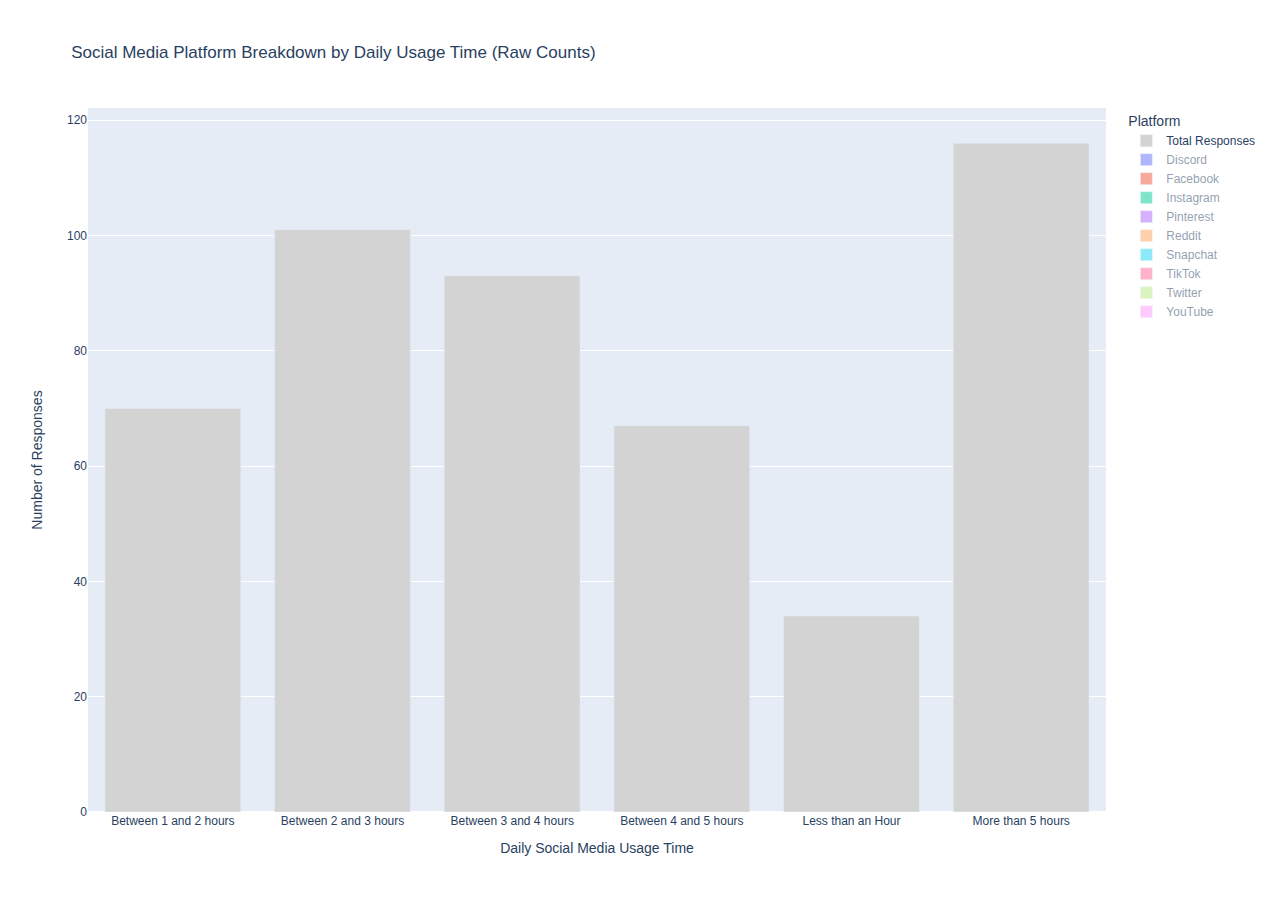
<file: jLucaniaSocialMediaUsage.html>
<html>
<head><meta charset="utf-8" /></head>
<body>
    <div>                        <script type="text/javascript">window.PlotlyConfig = {MathJaxConfig: 'local'};</script>
        <script src="https://cdn.plot.ly/plotly-2.12.1.min.js"></script>                <div id="aae7a518-02c4-4540-a736-327ae5194eea" class="plotly-graph-div" style="height:100%; width:100%;"></div>            <script type="text/javascript">                                    window.PLOTLYENV=window.PLOTLYENV || {};                                    if (document.getElementById("aae7a518-02c4-4540-a736-327ae5194eea")) {                    Plotly.newPlot(                        "aae7a518-02c4-4540-a736-327ae5194eea",                        [{"hoverinfo":"skip","marker":{"color":"lightgray"},"name":"Total Responses","x":["Between 1 and 2 hours","Between 2 and 3 hours","Between 3 and 4 hours","Between 4 and 5 hours","Less than an Hour","More than 5 hours"],"y":[70,101,93,67,34,116],"type":"bar"},{"marker":{"color":"#636EFA"},"name":"Discord","visible":"legendonly","x":["Between 1 and 2 hours","Between 2 and 3 hours","Between 3 and 4 hours","Between 4 and 5 hours","Less than an Hour","More than 5 hours"],"y":[18,38,47,36,8,51],"type":"bar"},{"marker":{"color":"#EF553B"},"name":"Facebook","visible":"legendonly","x":["Between 1 and 2 hours","Between 2 and 3 hours","Between 3 and 4 hours","Between 4 and 5 hours","Less than an Hour","More than 5 hours"],"y":[53,82,81,60,30,101],"type":"bar"},{"marker":{"color":"#00CC96"},"name":"Instagram","visible":"legendonly","x":["Between 1 and 2 hours","Between 2 and 3 hours","Between 3 and 4 hours","Between 4 and 5 hours","Less than an Hour","More than 5 hours"],"y":[40,75,76,57,15,96],"type":"bar"},{"marker":{"color":"#AB63FA"},"name":"Pinterest","visible":"legendonly","x":["Between 1 and 2 hours","Between 2 and 3 hours","Between 3 and 4 hours","Between 4 and 5 hours","Less than an Hour","More than 5 hours"],"y":[12,33,31,22,7,40],"type":"bar"},{"marker":{"color":"#FFA15A"},"name":"Reddit","visible":"legendonly","x":["Between 1 and 2 hours","Between 2 and 3 hours","Between 3 and 4 hours","Between 4 and 5 hours","Less than an Hour","More than 5 hours"],"y":[23,24,24,21,6,28],"type":"bar"},{"marker":{"color":"#19D3F3"},"name":"Snapchat","visible":"legendonly","x":["Between 1 and 2 hours","Between 2 and 3 hours","Between 3 and 4 hours","Between 4 and 5 hours","Less than an Hour","More than 5 hours"],"y":[19,27,39,30,7,59],"type":"bar"},{"marker":{"color":"#FF6692"},"name":"TikTok","visible":"legendonly","x":["Between 1 and 2 hours","Between 2 and 3 hours","Between 3 and 4 hours","Between 4 and 5 hours","Less than an Hour","More than 5 hours"],"y":[3,17,20,20,2,32],"type":"bar"},{"marker":{"color":"#B6E880"},"name":"Twitter","visible":"legendonly","x":["Between 1 and 2 hours","Between 2 and 3 hours","Between 3 and 4 hours","Between 4 and 5 hours","Less than an Hour","More than 5 hours"],"y":[17,30,22,19,10,33],"type":"bar"},{"marker":{"color":"#FF97FF"},"name":"YouTube","visible":"legendonly","x":["Between 1 and 2 hours","Between 2 and 3 hours","Between 3 and 4 hours","Between 4 and 5 hours","Less than an Hour","More than 5 hours"],"y":[56,86,84,62,24,100],"type":"bar"}],                        {"template":{"data":{"histogram2dcontour":[{"type":"histogram2dcontour","colorbar":{"outlinewidth":0,"ticks":""},"colorscale":[[0.0,"#0d0887"],[0.1111111111111111,"#46039f"],[0.2222222222222222,"#7201a8"],[0.3333333333333333,"#9c179e"],[0.4444444444444444,"#bd3786"],[0.5555555555555556,"#d8576b"],[0.6666666666666666,"#ed7953"],[0.7777777777777778,"#fb9f3a"],[0.8888888888888888,"#fdca26"],[1.0,"#f0f921"]]}],"choropleth":[{"type":"choropleth","colorbar":{"outlinewidth":0,"ticks":""}}],"histogram2d":[{"type":"histogram2d","colorbar":{"outlinewidth":0,"ticks":""},"colorscale":[[0.0,"#0d0887"],[0.1111111111111111,"#46039f"],[0.2222222222222222,"#7201a8"],[0.3333333333333333,"#9c179e"],[0.4444444444444444,"#bd3786"],[0.5555555555555556,"#d8576b"],[0.6666666666666666,"#ed7953"],[0.7777777777777778,"#fb9f3a"],[0.8888888888888888,"#fdca26"],[1.0,"#f0f921"]]}],"heatmap":[{"type":"heatmap","colorbar":{"outlinewidth":0,"ticks":""},"colorscale":[[0.0,"#0d0887"],[0.1111111111111111,"#46039f"],[0.2222222222222222,"#7201a8"],[0.3333333333333333,"#9c179e"],[0.4444444444444444,"#bd3786"],[0.5555555555555556,"#d8576b"],[0.6666666666666666,"#ed7953"],[0.7777777777777778,"#fb9f3a"],[0.8888888888888888,"#fdca26"],[1.0,"#f0f921"]]}],"heatmapgl":[{"type":"heatmapgl","colorbar":{"outlinewidth":0,"ticks":""},"colorscale":[[0.0,"#0d0887"],[0.1111111111111111,"#46039f"],[0.2222222222222222,"#7201a8"],[0.3333333333333333,"#9c179e"],[0.4444444444444444,"#bd3786"],[0.5555555555555556,"#d8576b"],[0.6666666666666666,"#ed7953"],[0.7777777777777778,"#fb9f3a"],[0.8888888888888888,"#fdca26"],[1.0,"#f0f921"]]}],"contourcarpet":[{"type":"contourcarpet","colorbar":{"outlinewidth":0,"ticks":""}}],"contour":[{"type":"contour","colorbar":{"outlinewidth":0,"ticks":""},"colorscale":[[0.0,"#0d0887"],[0.1111111111111111,"#46039f"],[0.2222222222222222,"#7201a8"],[0.3333333333333333,"#9c179e"],[0.4444444444444444,"#bd3786"],[0.5555555555555556,"#d8576b"],[0.6666666666666666,"#ed7953"],[0.7777777777777778,"#fb9f3a"],[0.8888888888888888,"#fdca26"],[1.0,"#f0f921"]]}],"surface":[{"type":"surface","colorbar":{"outlinewidth":0,"ticks":""},"colorscale":[[0.0,"#0d0887"],[0.1111111111111111,"#46039f"],[0.2222222222222222,"#7201a8"],[0.3333333333333333,"#9c179e"],[0.4444444444444444,"#bd3786"],[0.5555555555555556,"#d8576b"],[0.6666666666666666,"#ed7953"],[0.7777777777777778,"#fb9f3a"],[0.8888888888888888,"#fdca26"],[1.0,"#f0f921"]]}],"mesh3d":[{"type":"mesh3d","colorbar":{"outlinewidth":0,"ticks":""}}],"scatter":[{"fillpattern":{"fillmode":"overlay","size":10,"solidity":0.2},"type":"scatter"}],"parcoords":[{"type":"parcoords","line":{"colorbar":{"outlinewidth":0,"ticks":""}}}],"scatterpolargl":[{"type":"scatterpolargl","marker":{"colorbar":{"outlinewidth":0,"ticks":""}}}],"bar":[{"error_x":{"color":"#2a3f5f"},"error_y":{"color":"#2a3f5f"},"marker":{"line":{"color":"#E5ECF6","width":0.5},"pattern":{"fillmode":"overlay","size":10,"solidity":0.2}},"type":"bar"}],"scattergeo":[{"type":"scattergeo","marker":{"colorbar":{"outlinewidth":0,"ticks":""}}}],"scatterpolar":[{"type":"scatterpolar","marker":{"colorbar":{"outlinewidth":0,"ticks":""}}}],"histogram":[{"marker":{"pattern":{"fillmode":"overlay","size":10,"solidity":0.2}},"type":"histogram"}],"scattergl":[{"type":"scattergl","marker":{"colorbar":{"outlinewidth":0,"ticks":""}}}],"scatter3d":[{"type":"scatter3d","line":{"colorbar":{"outlinewidth":0,"ticks":""}},"marker":{"colorbar":{"outlinewidth":0,"ticks":""}}}],"scattermapbox":[{"type":"scattermapbox","marker":{"colorbar":{"outlinewidth":0,"ticks":""}}}],"scatterternary":[{"type":"scatterternary","marker":{"colorbar":{"outlinewidth":0,"ticks":""}}}],"scattercarpet":[{"type":"scattercarpet","marker":{"colorbar":{"outlinewidth":0,"ticks":""}}}],"carpet":[{"aaxis":{"endlinecolor":"#2a3f5f","gridcolor":"white","linecolor":"white","minorgridcolor":"white","startlinecolor":"#2a3f5f"},"baxis":{"endlinecolor":"#2a3f5f","gridcolor":"white","linecolor":"white","minorgridcolor":"white","startlinecolor":"#2a3f5f"},"type":"carpet"}],"table":[{"cells":{"fill":{"color":"#EBF0F8"},"line":{"color":"white"}},"header":{"fill":{"color":"#C8D4E3"},"line":{"color":"white"}},"type":"table"}],"barpolar":[{"marker":{"line":{"color":"#E5ECF6","width":0.5},"pattern":{"fillmode":"overlay","size":10,"solidity":0.2}},"type":"barpolar"}],"pie":[{"automargin":true,"type":"pie"}]},"layout":{"autotypenumbers":"strict","colorway":["#636efa","#EF553B","#00cc96","#ab63fa","#FFA15A","#19d3f3","#FF6692","#B6E880","#FF97FF","#FECB52"],"font":{"color":"#2a3f5f"},"hovermode":"closest","hoverlabel":{"align":"left"},"paper_bgcolor":"white","plot_bgcolor":"#E5ECF6","polar":{"bgcolor":"#E5ECF6","angularaxis":{"gridcolor":"white","linecolor":"white","ticks":""},"radialaxis":{"gridcolor":"white","linecolor":"white","ticks":""}},"ternary":{"bgcolor":"#E5ECF6","aaxis":{"gridcolor":"white","linecolor":"white","ticks":""},"baxis":{"gridcolor":"white","linecolor":"white","ticks":""},"caxis":{"gridcolor":"white","linecolor":"white","ticks":""}},"coloraxis":{"colorbar":{"outlinewidth":0,"ticks":""}},"colorscale":{"sequential":[[0.0,"#0d0887"],[0.1111111111111111,"#46039f"],[0.2222222222222222,"#7201a8"],[0.3333333333333333,"#9c179e"],[0.4444444444444444,"#bd3786"],[0.5555555555555556,"#d8576b"],[0.6666666666666666,"#ed7953"],[0.7777777777777778,"#fb9f3a"],[0.8888888888888888,"#fdca26"],[1.0,"#f0f921"]],"sequentialminus":[[0.0,"#0d0887"],[0.1111111111111111,"#46039f"],[0.2222222222222222,"#7201a8"],[0.3333333333333333,"#9c179e"],[0.4444444444444444,"#bd3786"],[0.5555555555555556,"#d8576b"],[0.6666666666666666,"#ed7953"],[0.7777777777777778,"#fb9f3a"],[0.8888888888888888,"#fdca26"],[1.0,"#f0f921"]],"diverging":[[0,"#8e0152"],[0.1,"#c51b7d"],[0.2,"#de77ae"],[0.3,"#f1b6da"],[0.4,"#fde0ef"],[0.5,"#f7f7f7"],[0.6,"#e6f5d0"],[0.7,"#b8e186"],[0.8,"#7fbc41"],[0.9,"#4d9221"],[1,"#276419"]]},"xaxis":{"gridcolor":"white","linecolor":"white","ticks":"","title":{"standoff":15},"zerolinecolor":"white","automargin":true,"zerolinewidth":2},"yaxis":{"gridcolor":"white","linecolor":"white","ticks":"","title":{"standoff":15},"zerolinecolor":"white","automargin":true,"zerolinewidth":2},"scene":{"xaxis":{"backgroundcolor":"#E5ECF6","gridcolor":"white","linecolor":"white","showbackground":true,"ticks":"","zerolinecolor":"white","gridwidth":2},"yaxis":{"backgroundcolor":"#E5ECF6","gridcolor":"white","linecolor":"white","showbackground":true,"ticks":"","zerolinecolor":"white","gridwidth":2},"zaxis":{"backgroundcolor":"#E5ECF6","gridcolor":"white","linecolor":"white","showbackground":true,"ticks":"","zerolinecolor":"white","gridwidth":2}},"shapedefaults":{"line":{"color":"#2a3f5f"}},"annotationdefaults":{"arrowcolor":"#2a3f5f","arrowhead":0,"arrowwidth":1},"geo":{"bgcolor":"white","landcolor":"#E5ECF6","subunitcolor":"white","showland":true,"showlakes":true,"lakecolor":"white"},"title":{"x":0.05},"mapbox":{"style":"light"}}},"barmode":"overlay","title":{"text":"Social Media Platform Breakdown by Daily Usage Time (Raw Counts)"},"xaxis":{"title":{"text":"Daily Social Media Usage Time"}},"yaxis":{"title":{"text":"Number of Responses"}},"legend":{"title":{"text":"Platform"}}},                        {"responsive": true}                    )                };                            </script>        </div>
</body>
</html>
</file>
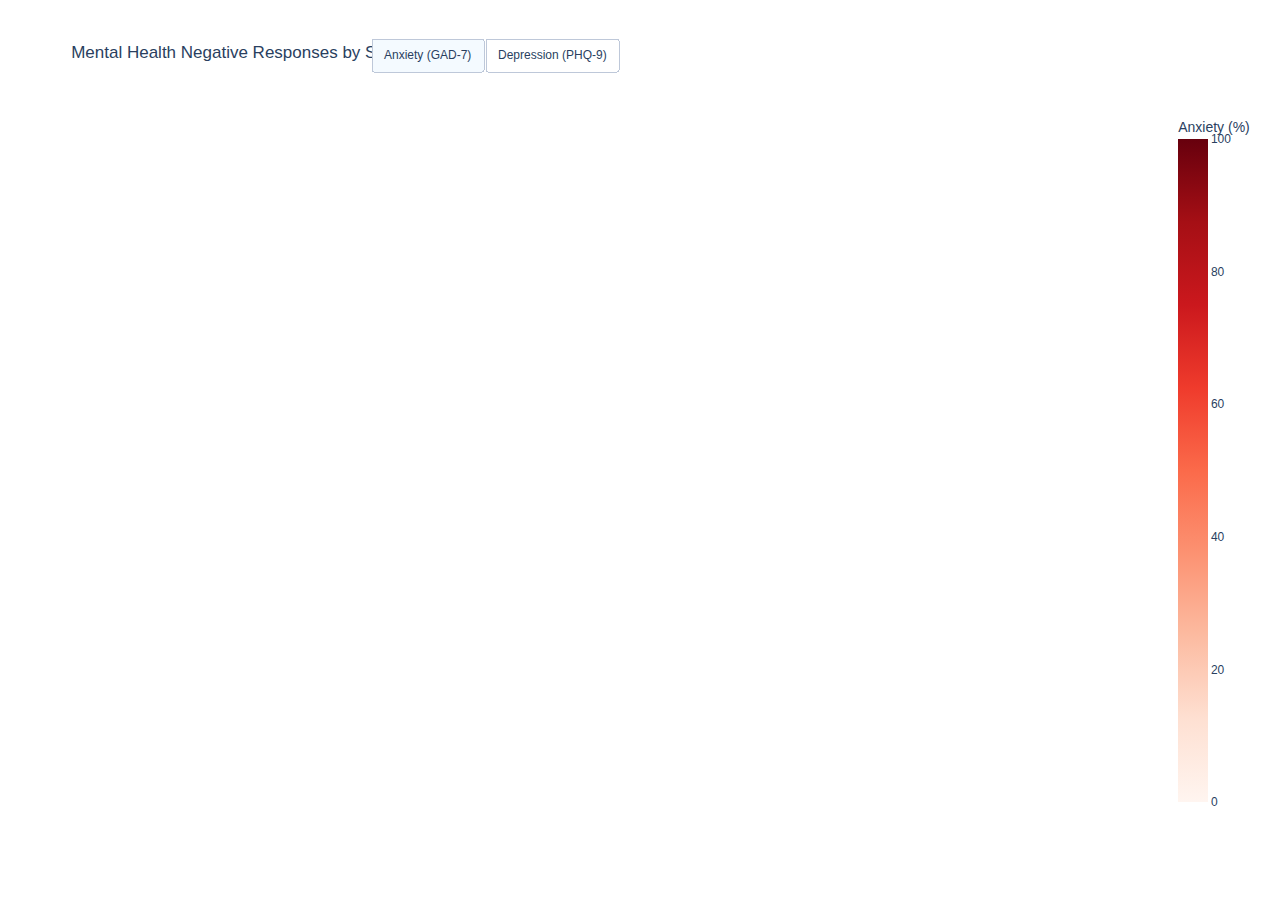
<file: output/mental_health_choropleth.html>
<html>
<head><meta charset="utf-8" /></head>
<body>
    <div>                        <script type="text/javascript">window.PlotlyConfig = {MathJaxConfig: 'local'};</script>
        <script src="https://cdn.plot.ly/plotly-2.12.1.min.js"></script>                <div id="5cb59eed-ca42-44b5-9ec5-22a6a12565a5" class="plotly-graph-div" style="height:100%; width:100%;"></div>            <script type="text/javascript">                                    window.PLOTLYENV=window.PLOTLYENV || {};                                    if (document.getElementById("5cb59eed-ca42-44b5-9ec5-22a6a12565a5")) {                    Plotly.newPlot(                        "5cb59eed-ca42-44b5-9ec5-22a6a12565a5",                        [{"colorbar":{"title":{"text":"Anxiety (%)"}},"colorscale":[[0.0,"rgb(255,245,240)"],[0.125,"rgb(254,224,210)"],[0.25,"rgb(252,187,161)"],[0.375,"rgb(252,146,114)"],[0.5,"rgb(251,106,74)"],[0.625,"rgb(239,59,44)"],[0.75,"rgb(203,24,29)"],[0.875,"rgb(165,15,21)"],[1.0,"rgb(103,0,13)"]],"hovertemplate":"%{text}<br>Anxiety: %{z:.2f}%<extra></extra>","locationmode":"USA-states","locations":["AL","AK","AZ","AR","CA","CO","CT","DE","FL","GA","HI","ID","IL","IN","IA","KS","KY","LA","ME","MD","MA","MI","MN","MS","MO","MT","NE","NV","NH","NJ","NM","NY","NC","ND","OH","OK","OR","PA","RI","SC","SD","TN","TX","UT","VA","WA","WV","WI"],"text":["Alabama","Alaska","Arizona","Arkansas","California","Colorado","Connecticut","Delaware","Florida","Georgia","Hawaii","Idaho","Illinois","Indiana","Iowa","Kansas","Kentucky","Louisiana","Maine","Maryland","Massachusetts","Michigan","Minnesota","Mississippi","Missouri","Montana","Nebraska","Nevada","New Hampshire","New Jersey","New Mexico","New York","North Carolina","North Dakota","Ohio","Oklahoma","Oregon","Pennsylvania","Rhode Island","South Carolina","South Dakota","Tennessee","Texas","Utah","Virginia","Washington","West Virginia","Wisconsin"],"visible":true,"z":[66.66666666666666,0.0,40.0,50.0,32.89473684210527,42.857142857142854,50.0,20.0,29.72972972972973,28.57142857142857,0.0,100.0,47.82608695652174,33.33333333333333,40.0,25.0,66.66666666666666,40.0,50.0,16.666666666666664,50.0,46.15384615384615,33.33333333333333,100.0,40.0,0.0,50.0,16.666666666666664,33.33333333333333,53.84615384615385,0.0,39.21568627450981,31.25,50.0,38.70967741935484,40.0,60.0,36.36363636363637,100.0,25.0,100.0,11.11111111111111,40.32258064516129,20.0,50.0,14.285714285714285,20.0,25.0],"type":"choropleth"},{"colorbar":{"title":{"text":"Depression (%)"}},"colorscale":[[0.0,"rgb(247,251,255)"],[0.125,"rgb(222,235,247)"],[0.25,"rgb(198,219,239)"],[0.375,"rgb(158,202,225)"],[0.5,"rgb(107,174,214)"],[0.625,"rgb(66,146,198)"],[0.75,"rgb(33,113,181)"],[0.875,"rgb(8,81,156)"],[1.0,"rgb(8,48,107)"]],"hovertemplate":"%{text}<br>Depression: %{z:.2f}%<extra></extra>","locationmode":"USA-states","locations":["AL","AK","AZ","AR","CA","CO","CT","DE","FL","GA","HI","ID","IL","IN","IA","KS","KY","LA","ME","MD","MA","MI","MN","MS","MO","MT","NE","NV","NH","NJ","NM","NY","NC","ND","OH","OK","OR","PA","RI","SC","SD","TN","TX","UT","VA","WA","WV","WI"],"text":["Alabama","Alaska","Arizona","Arkansas","California","Colorado","Connecticut","Delaware","Florida","Georgia","Hawaii","Idaho","Illinois","Indiana","Iowa","Kansas","Kentucky","Louisiana","Maine","Maryland","Massachusetts","Michigan","Minnesota","Mississippi","Missouri","Montana","Nebraska","Nevada","New Hampshire","New Jersey","New Mexico","New York","North Carolina","North Dakota","Ohio","Oklahoma","Oregon","Pennsylvania","Rhode Island","South Carolina","South Dakota","Tennessee","Texas","Utah","Virginia","Washington","West Virginia","Wisconsin"],"visible":false,"z":[33.33333333333333,50.0,40.0,50.0,46.05263157894737,42.857142857142854,50.0,20.0,37.83783783783784,33.33333333333333,0.0,100.0,52.17391304347826,44.44444444444444,20.0,50.0,66.66666666666666,40.0,50.0,25.0,43.75,61.53846153846154,44.44444444444444,100.0,60.0,0.0,100.0,33.33333333333333,66.66666666666666,53.84615384615385,0.0,56.86274509803921,31.25,50.0,45.16129032258064,40.0,40.0,33.33333333333333,100.0,50.0,100.0,33.33333333333333,45.16129032258064,40.0,62.5,42.857142857142854,40.0,50.0],"type":"choropleth"}],                        {"template":{"data":{"histogram2dcontour":[{"type":"histogram2dcontour","colorbar":{"outlinewidth":0,"ticks":""},"colorscale":[[0.0,"#0d0887"],[0.1111111111111111,"#46039f"],[0.2222222222222222,"#7201a8"],[0.3333333333333333,"#9c179e"],[0.4444444444444444,"#bd3786"],[0.5555555555555556,"#d8576b"],[0.6666666666666666,"#ed7953"],[0.7777777777777778,"#fb9f3a"],[0.8888888888888888,"#fdca26"],[1.0,"#f0f921"]]}],"choropleth":[{"type":"choropleth","colorbar":{"outlinewidth":0,"ticks":""}}],"histogram2d":[{"type":"histogram2d","colorbar":{"outlinewidth":0,"ticks":""},"colorscale":[[0.0,"#0d0887"],[0.1111111111111111,"#46039f"],[0.2222222222222222,"#7201a8"],[0.3333333333333333,"#9c179e"],[0.4444444444444444,"#bd3786"],[0.5555555555555556,"#d8576b"],[0.6666666666666666,"#ed7953"],[0.7777777777777778,"#fb9f3a"],[0.8888888888888888,"#fdca26"],[1.0,"#f0f921"]]}],"heatmap":[{"type":"heatmap","colorbar":{"outlinewidth":0,"ticks":""},"colorscale":[[0.0,"#0d0887"],[0.1111111111111111,"#46039f"],[0.2222222222222222,"#7201a8"],[0.3333333333333333,"#9c179e"],[0.4444444444444444,"#bd3786"],[0.5555555555555556,"#d8576b"],[0.6666666666666666,"#ed7953"],[0.7777777777777778,"#fb9f3a"],[0.8888888888888888,"#fdca26"],[1.0,"#f0f921"]]}],"heatmapgl":[{"type":"heatmapgl","colorbar":{"outlinewidth":0,"ticks":""},"colorscale":[[0.0,"#0d0887"],[0.1111111111111111,"#46039f"],[0.2222222222222222,"#7201a8"],[0.3333333333333333,"#9c179e"],[0.4444444444444444,"#bd3786"],[0.5555555555555556,"#d8576b"],[0.6666666666666666,"#ed7953"],[0.7777777777777778,"#fb9f3a"],[0.8888888888888888,"#fdca26"],[1.0,"#f0f921"]]}],"contourcarpet":[{"type":"contourcarpet","colorbar":{"outlinewidth":0,"ticks":""}}],"contour":[{"type":"contour","colorbar":{"outlinewidth":0,"ticks":""},"colorscale":[[0.0,"#0d0887"],[0.1111111111111111,"#46039f"],[0.2222222222222222,"#7201a8"],[0.3333333333333333,"#9c179e"],[0.4444444444444444,"#bd3786"],[0.5555555555555556,"#d8576b"],[0.6666666666666666,"#ed7953"],[0.7777777777777778,"#fb9f3a"],[0.8888888888888888,"#fdca26"],[1.0,"#f0f921"]]}],"surface":[{"type":"surface","colorbar":{"outlinewidth":0,"ticks":""},"colorscale":[[0.0,"#0d0887"],[0.1111111111111111,"#46039f"],[0.2222222222222222,"#7201a8"],[0.3333333333333333,"#9c179e"],[0.4444444444444444,"#bd3786"],[0.5555555555555556,"#d8576b"],[0.6666666666666666,"#ed7953"],[0.7777777777777778,"#fb9f3a"],[0.8888888888888888,"#fdca26"],[1.0,"#f0f921"]]}],"mesh3d":[{"type":"mesh3d","colorbar":{"outlinewidth":0,"ticks":""}}],"scatter":[{"fillpattern":{"fillmode":"overlay","size":10,"solidity":0.2},"type":"scatter"}],"parcoords":[{"type":"parcoords","line":{"colorbar":{"outlinewidth":0,"ticks":""}}}],"scatterpolargl":[{"type":"scatterpolargl","marker":{"colorbar":{"outlinewidth":0,"ticks":""}}}],"bar":[{"error_x":{"color":"#2a3f5f"},"error_y":{"color":"#2a3f5f"},"marker":{"line":{"color":"#E5ECF6","width":0.5},"pattern":{"fillmode":"overlay","size":10,"solidity":0.2}},"type":"bar"}],"scattergeo":[{"type":"scattergeo","marker":{"colorbar":{"outlinewidth":0,"ticks":""}}}],"scatterpolar":[{"type":"scatterpolar","marker":{"colorbar":{"outlinewidth":0,"ticks":""}}}],"histogram":[{"marker":{"pattern":{"fillmode":"overlay","size":10,"solidity":0.2}},"type":"histogram"}],"scattergl":[{"type":"scattergl","marker":{"colorbar":{"outlinewidth":0,"ticks":""}}}],"scatter3d":[{"type":"scatter3d","line":{"colorbar":{"outlinewidth":0,"ticks":""}},"marker":{"colorbar":{"outlinewidth":0,"ticks":""}}}],"scattermapbox":[{"type":"scattermapbox","marker":{"colorbar":{"outlinewidth":0,"ticks":""}}}],"scatterternary":[{"type":"scatterternary","marker":{"colorbar":{"outlinewidth":0,"ticks":""}}}],"scattercarpet":[{"type":"scattercarpet","marker":{"colorbar":{"outlinewidth":0,"ticks":""}}}],"carpet":[{"aaxis":{"endlinecolor":"#2a3f5f","gridcolor":"white","linecolor":"white","minorgridcolor":"white","startlinecolor":"#2a3f5f"},"baxis":{"endlinecolor":"#2a3f5f","gridcolor":"white","linecolor":"white","minorgridcolor":"white","startlinecolor":"#2a3f5f"},"type":"carpet"}],"table":[{"cells":{"fill":{"color":"#EBF0F8"},"line":{"color":"white"}},"header":{"fill":{"color":"#C8D4E3"},"line":{"color":"white"}},"type":"table"}],"barpolar":[{"marker":{"line":{"color":"#E5ECF6","width":0.5},"pattern":{"fillmode":"overlay","size":10,"solidity":0.2}},"type":"barpolar"}],"pie":[{"automargin":true,"type":"pie"}]},"layout":{"autotypenumbers":"strict","colorway":["#636efa","#EF553B","#00cc96","#ab63fa","#FFA15A","#19d3f3","#FF6692","#B6E880","#FF97FF","#FECB52"],"font":{"color":"#2a3f5f"},"hovermode":"closest","hoverlabel":{"align":"left"},"paper_bgcolor":"white","plot_bgcolor":"#E5ECF6","polar":{"bgcolor":"#E5ECF6","angularaxis":{"gridcolor":"white","linecolor":"white","ticks":""},"radialaxis":{"gridcolor":"white","linecolor":"white","ticks":""}},"ternary":{"bgcolor":"#E5ECF6","aaxis":{"gridcolor":"white","linecolor":"white","ticks":""},"baxis":{"gridcolor":"white","linecolor":"white","ticks":""},"caxis":{"gridcolor":"white","linecolor":"white","ticks":""}},"coloraxis":{"colorbar":{"outlinewidth":0,"ticks":""}},"colorscale":{"sequential":[[0.0,"#0d0887"],[0.1111111111111111,"#46039f"],[0.2222222222222222,"#7201a8"],[0.3333333333333333,"#9c179e"],[0.4444444444444444,"#bd3786"],[0.5555555555555556,"#d8576b"],[0.6666666666666666,"#ed7953"],[0.7777777777777778,"#fb9f3a"],[0.8888888888888888,"#fdca26"],[1.0,"#f0f921"]],"sequentialminus":[[0.0,"#0d0887"],[0.1111111111111111,"#46039f"],[0.2222222222222222,"#7201a8"],[0.3333333333333333,"#9c179e"],[0.4444444444444444,"#bd3786"],[0.5555555555555556,"#d8576b"],[0.6666666666666666,"#ed7953"],[0.7777777777777778,"#fb9f3a"],[0.8888888888888888,"#fdca26"],[1.0,"#f0f921"]],"diverging":[[0,"#8e0152"],[0.1,"#c51b7d"],[0.2,"#de77ae"],[0.3,"#f1b6da"],[0.4,"#fde0ef"],[0.5,"#f7f7f7"],[0.6,"#e6f5d0"],[0.7,"#b8e186"],[0.8,"#7fbc41"],[0.9,"#4d9221"],[1,"#276419"]]},"xaxis":{"gridcolor":"white","linecolor":"white","ticks":"","title":{"standoff":15},"zerolinecolor":"white","automargin":true,"zerolinewidth":2},"yaxis":{"gridcolor":"white","linecolor":"white","ticks":"","title":{"standoff":15},"zerolinecolor":"white","automargin":true,"zerolinewidth":2},"scene":{"xaxis":{"backgroundcolor":"#E5ECF6","gridcolor":"white","linecolor":"white","showbackground":true,"ticks":"","zerolinecolor":"white","gridwidth":2},"yaxis":{"backgroundcolor":"#E5ECF6","gridcolor":"white","linecolor":"white","showbackground":true,"ticks":"","zerolinecolor":"white","gridwidth":2},"zaxis":{"backgroundcolor":"#E5ECF6","gridcolor":"white","linecolor":"white","showbackground":true,"ticks":"","zerolinecolor":"white","gridwidth":2}},"shapedefaults":{"line":{"color":"#2a3f5f"}},"annotationdefaults":{"arrowcolor":"#2a3f5f","arrowhead":0,"arrowwidth":1},"geo":{"bgcolor":"white","landcolor":"#E5ECF6","subunitcolor":"white","showland":true,"showlakes":true,"lakecolor":"white"},"title":{"x":0.05},"mapbox":{"style":"light"}}},"title":{"text":"Mental Health Negative Responses by State"},"geo":{"scope":"usa"},"updatemenus":[{"buttons":[{"args":[{"visible":[true,false]}],"label":"Anxiety (GAD-7)","method":"update"},{"args":[{"visible":[false,true]}],"label":"Depression (PHQ-9)","method":"update"}],"direction":"right","type":"buttons","x":0.5,"y":1.1}]},                        {"responsive": true}                    )                };                            </script>        </div>
</body>
</html>
</file>
<file: styles.css>
/* General Styles */
body {
    font-family: 'Lato', sans-serif;
    background-color: #ECF0F1;
    color: #1A1A1A;
    margin: 0;
    padding: 0;
    line-height: 1.6;
}

/* Header Navigation */
.header {
    position: sticky;
    background-color: #2C3E50;
    top: 0;
    color: white;
    z-index: 5000;              /* Make sure it's the highest layer */
    padding: 15px 0;
    box-shadow: 0 6px 4px rgba(0, 0, 0, 0.2); /* Optional: subtle shadow */
    text-align: center;
}

.header a {
    color: #ECF0F1;
    margin: 0 20px;
    text-decoration: none;
    font-weight: bold;
}

.header a:hover {
    color: #3498DB;
}

/* Section Styling */
.section {
    padding: 60px 15%;
}

.section h1, .section h2 {
    color: #2C3E50;                /* Dark text for contrast */
    background-color: #ECF0F1;     /* Light gray background */
    padding: 10px 20px;
    border-radius: 8px;
    display: inline-block;
    margin-bottom: 20px;
}

.plot-container {
    padding: 20px;
    border: 10px solid #d88b10;
    border-radius: 15px;
    background-color: #d88b10;  /* Fills the area inside the border */
    margin: 30px 0;
}


/* Responsive */
@media (max-width: 768px) {
    .section {
        padding: 40px 5%;
    }
}

.platform-toggle {
    color: #1a73e8;
    cursor: pointer;
    text-decoration: none;
}
.platform-toggle:hover {
    text-decoration: underline;
}
html {
    scroll-behavior: smooth;
}

.progress-container {
    position: fixed;
    top: 0;
    left: 0;
    width: 100%;
    background-color: #f3f3f3;
    height: 8px;
    z-index: 10000; /* Ensure it sits on top */
}


.progress-bar {
    width: 0%;
    height: 100%;
    background-color: #1F2F3F; /* Keep this for visibility */
    transition: width 0.1s ease-out;
}
</file>
